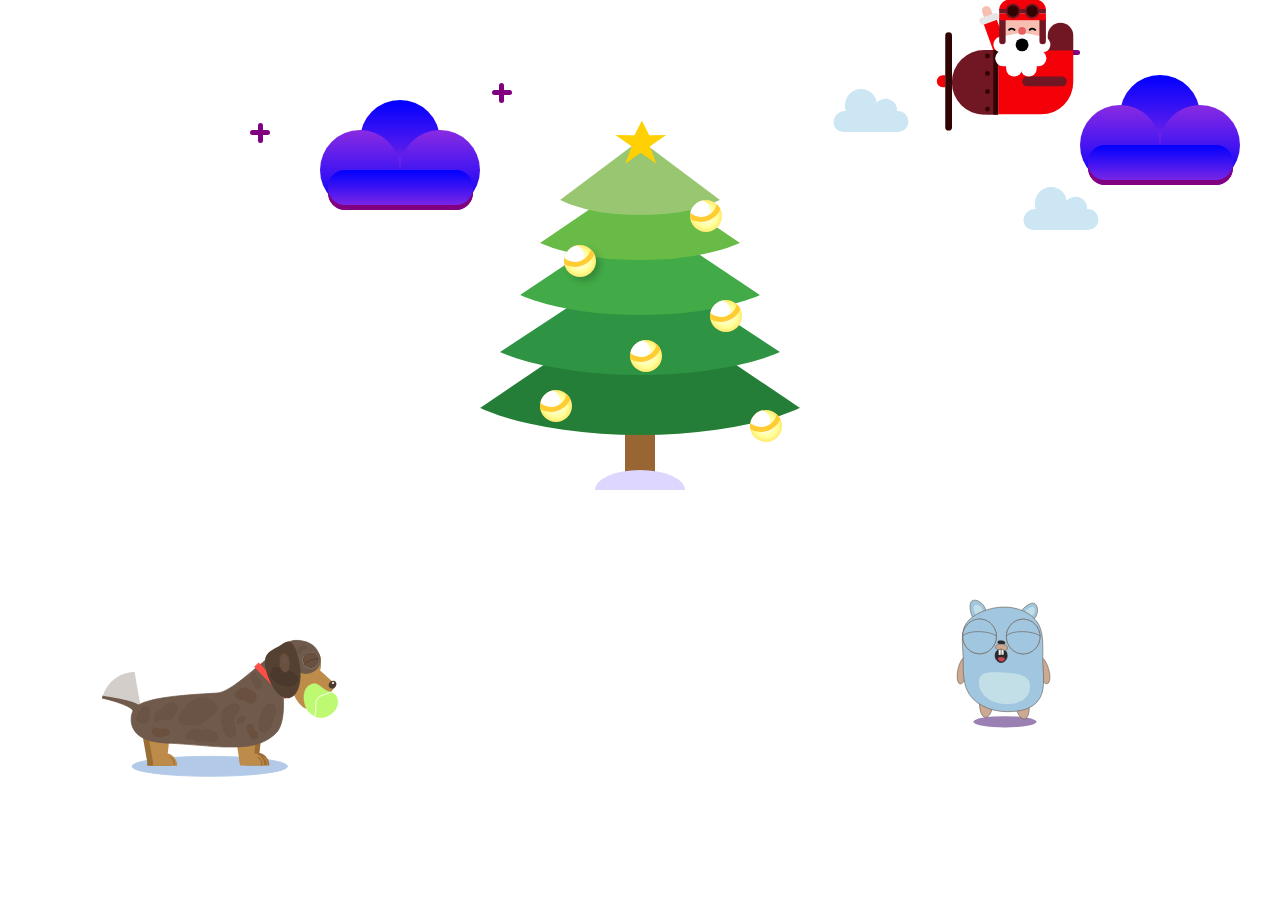
<file: index.html>
<!DOCTYPE html>
<html lang="en">
  <head>
    <meta charset="UTF-8" />
    <meta http-equiv="X-UA-Compatible" content="IE=edge" />
    <meta name="viewport" content="width=device-width, initial-scale=1.0" />
    <title>HAPPY NEW YEAR</title>
    <link rel="stylesheet" href="css/app.css" />
    <link rel="stylesheet" href="css/dog.css" />
    <link rel="stylesheet" href="css/clouds.css" />
    <link rel="stylesheet" href="css/gupher.css" />
    <link rel="stylesheet" href="css/snow.css" />
    <link rel="stylesheet" href="css/santa.css" />
    <link rel="stylesheet" href="css/rocket.css" />
    <link rel="stylesheet" href="css/count.css" />
    <link rel="stylesheet" href="css/toast.css" />
    <link rel="stylesheet" href="css/text.css" />
    <link rel="stylesheet" href="css/firework.css" />
    <link rel="stylesheet" href="css/game.css" />

  </head>
  <body>
    <div class="merry-xmas">
      <div class="star-container">
        <div class="star"></div>
      </div>
      <div class="xmas-tree">
        <div class="tree1"></div>
        <div class="tree2"></div>
        <div class="tree3"></div>
        <div class="tree4"></div>
        <div class="tree5"></div>
        <div class="trunk"></div>
        <div class="trunk-shadow"></div>
     
      </div>
      <div class="ornament-container1">
        <input type="checkbox" />
        <div class="ornament"></div>
      </div>
      <div class="ornament-container2">
        <input type="checkbox" />
        <div class="ornament"></div>
      </div>
      <div class="ornament-container3">
        <input type="checkbox" />
        <div class="ornament"></div>
      </div>
      <div class="ornament-container4">
        <input type="checkbox" />
        <div class="ornament"></div>
      </div>
      <div class="ornament-container5">
        <input type="checkbox" />
        <div class="ornament"></div>
      </div>
      <div class="ornament-container6">
        <input type="checkbox" />
        <div class="ornament"></div>
      </div>
      <div class="xmas-lights">
        <div class="light1"></div>
        <div class="light2"></div>
        <div class="light3"></div>
        <div class="light4"></div>
        <div class="light5"></div>
        <div class="light6"></div>
        <div class="light7"></div>
        <div class="light8"></div>
        <div class="light9"></div>
        <div class="light10"></div>
        <div class="light11"></div>
        <div class="light12"></div>
        <div class="light13"></div>
        <div class="light14"></div>
        <div class="light15"></div>
        <div class="light16"></div>
        <div class="light17"></div>
        <div class="light18"></div>
        <div class="light19"></div>
        <div class="light20"></div>
      </div>
    </div>

    <!-- //snow -->
    <div class="snow-1"></div>
    <div class="snow-2"></div>
    <div class="snow-3"></div>
    
    <div class="snowflakes" aria-hidden="true">
      <div class="snowflake">❅</div>
      <div class="snowflake">❅</div>
      <div class="snowflake">❆</div>
      <div class="snowflake">❄</div>
      <div class="snowflake">❅</div>
      <div class="snowflake">❆</div>
      <div class="snowflake">❄</div>
      <div class="snowflake">❅</div>
      <div class="snowflake">❆</div>
      <div class="snowflake">❄</div>
    </div>

    <!--  text -->
    <div class="smoky">
      <div class="main-text">Happy new year</div>
      <div class="old-year">
        <span>202 </span>
        <span class="last-num">1</span>
        <span class="new-num">2</span>
        <div class="ballon"></div>
      </div>
      <div class="fire">
        <div class="f1">
          <span><i></i></span>
          <span><i></i></span>
          <span><i></i></span>
        </div>
        <div class="f2">
          <span><i></i></span>
          <span><i></i></span>
          <span><i></i></span>
        </div>
        <div class="f3">
          <span><i></i></span>
          <span><i></i></span>
          <span><i></i></span>
        </div>
        <div class="f4">
          <span><i></i></span>
          <span><i></i></span>
          <span><i></i></span>
        </div>
      </div>
    </div>

    <!-- cloud -->
    <div class="cloud1">
      <div class="circle"></div>
      <div class="filler"></div>
    </div>
    <div class="cloud2">
      <div class="circle"></div>
      <div class="filler"></div>
    </div>

    <div class="star1"></div>
    <div class="star2"></div>
    <div class="star3"></div>

    <!-- dog -->
    <svg
      class="sausage-dog-animation"
      xmlns="http://www.w3.org/2000/svg"
      viewBox="-50 0 1200 1080"
    >
      <ellipse
        class="shadow"
        ry="45"
        rx="350"
        cy="816"
        cx="498"
        opacity="1"
        fill="#B2CAE8"
        fill-opacity="1"
        stroke="#B2CAE8"
        stroke-width="4"
      />
      <path
        class="tail-blur"
        fill="#6f5a4b"
        d="M 180.265,568.972 14.092,504.432 C 40.893351,428.54412 92.941075,394.6756 159.419,390.74 l 29.972,170.684 c 1.155,6.575 -2.931,9.954 -9.126,7.548 z"
        opacity=".296"
      />
      <path
        class="tail"
        fill="#6f5a4b"
        stroke="#6f5a4b"
        stroke-width="12"
        d="m 161.6285,568.63016 20.92664,-20.00034 C 151.50961,521.73829 14.092,504.432 14.092,504.432 c 0,0 128.8135,26.71916 147.5365,64.19816 z"
      />
      <g class="back-legs">
        <path
          fill="#9b6e34"
          d="M180.059 589.035h121.038l-23.651 219.517-58.432 2.217-38.955-221.734z"
        />
        <path
          fill="#9b6e34"
          stroke="#9b6e34"
          stroke-width="6"
          d="M270.996 760.244c-28.22 0-51.088 22.555-51.536 50.525h103.071c-.447-27.97-23.315-50.525-51.535-50.525z"
        />
        <path
          fill="#bd8b4a"
          d="M206.036 589.035h121.039l-23.651 219.517-58.433 2.217-38.955-221.734z"
        />
        <path
          fill="#bd8b4a"
          stroke="#bd8b4a"
          stroke-width="6"
          d="M296.973 760.244c-28.219 0-51.088 22.555-51.535 50.525h103.071c-.447-27.97-23.316-50.525-51.536-50.525z"
        />
        <path
          fill="#9b6e34"
          fill-opacity="1"
          stroke="#9b6e34"
          stroke-width="1"
          d="m 341.34945,810.26154 c -1.48174,-30.60183 -20.2921,-36.5324 -23.61393,-35.8329 -1.37117,0.0393 21.53672,10.53459 17.96335,35.34867 z"
        />
      </g>
      <g class="front-legs">
        <path
          class="leg"
          fill="#9b6e34"
          d="m 640.90169,580.10511 119.14374,21.32995 -61.96529,211.91363 -57.90822,-8.11489 z"
        />
        <path
          fill="#9b6e34"
          stroke="#9b6e34"
          stroke-width="6"
          d="m 711.354,758.244 c -28.22,0 -51.089,22.555 -51.536,50.525 h 103.071 c -0.447,-27.97 -23.316,-50.525 -51.535,-50.525 z"
        />
        <path
          fill="#bd8b4a"
          fill-opacity="1"
          stroke="#bd8b4a"
          stroke-width="1"
          d="m 760.35315,810.35988 c -1.48174,-30.60183 -20.2921,-36.5324 -23.61393,-35.8329 -1.37117,0.0393 21.53672,10.53459 17.96335,35.34867 z"
        />
        <path
          class="leg"
          fill="#bd8b4a"
          d="m 619.46642,579.5532 118.83259,23.00558 -64.94292,211.02015 -57.78921,-8.92963 z"
        />
        <path
          fill="#bd8b4a"
          stroke="#bd8b4a"
          stroke-width="6"
          d="m 688.228,758.24364 c -56.81455,-1.81204 -59.84071,0.90112 -51.535,50.525 h 103.071 c -0.447,-27.97 -23.33034,-49.62541 -51.536,-50.525 z"
        />
        <path
          fill="#9b6e34"
          fill-opacity="1"
          stroke="#9b6e34"
          stroke-width="1"
          d="m 734.97661,810.43045 c -1.48174,-30.60183 -20.2921,-36.5324 -23.61393,-35.8329 -1.37117,0.0393 21.53672,10.53459 17.96335,35.34867 z"
        />
      </g>
      <g class="lean">
        <g class="body">
          <path
            fill="#6f5a4b"
            stroke="#6f5a4b"
            stroke-width="3.25"
            d="M751.059 361.906c0-29.802 45.436-69.614 45.436-69.614s49.234-43.162 87.533-43.162c73.437 0 111.791 39.402 111.791 101.686 0 31.044-9.528 61.914-28.18 85.07-18.769 23.303-46.777 38.795-83.611 38.795-73.437 0-132.969-50.491-132.969-112.775z"
          />
          <path
            fill="#6f5a4b"
            stroke="#6f5a4b"
            stroke-width="3.25"
            d="M161.724 552.442c43.998-51.241 266.636-59.779 370.667-66.522 85.958-5.571 279.053-236.247 279.053-163.339 0 53.584 51.308 278.307-16.195 344.713-68.328 67.217-165.195 62.163-239.502 61.231-52.92-.663-131.793-11.253-226.832-15.838-77.24-3.727-120.165-11.768-152.525-38.198-41.065-33.54-39.869-92.695-14.666-122.047z"
          />
          <path
            fill="#695445"
            stroke="#695445"
            stroke-width="2.06"
            d="M412.368 528.039l22.614-14.883c5.4-3.554 14.781-6.181 20.954-5.866l13.681.698c6.173.314 15.487 2.785 20.804 5.518l20.246 10.406c5.317 2.733 11.558 9.379 13.94 14.844l2.905 6.668c2.382 5.465 2.362 14.665-.044 20.548l-1.537 3.759c-2.406 5.883-8.735 13.532-14.136 17.084l-10.784 7.093c-5.401 3.552-13.927 9.649-19.044 13.617l-11.314 8.774c-5.116 3.969-14.146 8.913-20.168 11.043l-2.382.842c-6.022 2.13-15.885 3.458-22.029 2.966l-7.054-.565c-6.145-.492-16.135-1.112-22.313-1.384l-6.765-.298c-6.178-.273-15.545-2.626-20.922-5.256l-.197-.096c-5.376-2.63-9.598-9.753-9.43-15.91l.316-11.56c.169-6.157 3.685-15.154 7.854-20.095l27.479-32.565c4.169-4.941 11.926-11.828 17.326-15.382z"
          />
          <path
            fill="#695445"
            stroke="#695445"
            stroke-width="5"
            d="M392.18 675.438l8.165-10.299c1.928-2.433 5.608-5.685 8.218-7.265l15.541-9.405c2.61-1.58 7.112-2.313 10.055-1.636l13.58 3.123c2.943.676 7.135 2.952 9.364 5.081l.26.249c2.229 2.13 6.286 2.86 9.063 1.631l4.337-1.919c2.776-1.229 7.431-2.671 10.398-3.221l2.133-.396c2.966-.55 7.647-.066 10.455 1.082l3.466 1.417c2.807 1.147 7.4 2.889 10.258 3.891l1.012.354c2.858 1.002 7.401 2.867 10.148 4.166l5.2 2.46c2.747 1.299 5.746 4.788 6.699 7.792l3.367 10.618c.953 3.003.26 7.492-1.548 10.025l-2.543 3.565c-1.808 2.533-5.672 5.067-8.631 5.66l-5.189 1.039c-2.96.592-7.792.868-10.795.615l-8.061-.678c-3.003-.252-7.719-1.371-10.534-2.498l-5.712-2.287c-2.815-1.127-7.323-.988-10.07.312l-5.201 2.46c-2.747 1.299-7.391 2.715-10.373 3.163l-5.106.767c-2.983.448-7.717-.001-10.574-1.002l-1.013-.355c-2.857-1.001-6.663-3.848-8.499-6.357l-.923-1.262c-1.837-2.509-5.753-4.827-8.747-5.177l-2.791-.326c-2.994-.35-7.652.409-10.405 1.695l-3.665 1.713c-2.753 1.286-6.27.145-7.855-2.547l-4.104-6.969c-1.586-2.692-1.308-6.847.62-9.279z"
          />
          <path
            fill="#695445"
            stroke="#695445"
            stroke-width="5"
            d="M559.503 565.641l-6.595 16.23c-1.842 4.533-3.19 12.298-3.012 17.344l.375 10.576c.179 5.045 1.874 13.072 3.787 17.928l3.273 8.314c1.913 4.856 4.607 12.825 6.018 17.799l2.271 8.005c1.411 4.973 5.602 12.104 9.361 15.927l.137.14c3.759 3.823 10.993 6.882 16.159 6.833l1.542-.015c5.166-.049 11.579-3.345 14.325-7.361l1.801-2.633c2.746-4.016 4.7-11.368 4.364-16.42l-.529-7.952c-.336-5.053-1.859-13.16-3.402-18.108l-2.384-7.645c-1.543-4.948-2.962-13.051-3.17-18.098l-.145-3.513c-.208-5.047 2.286-12.052 5.569-15.646l6.804-7.445c3.283-3.594 7.962-9.9 10.45-14.085l1.031-1.735c2.488-4.185 3.56-11.641 2.394-16.653l-.216-.927c-1.166-5.012-6.322-9.396-11.516-9.793l-10.284-.786c-5.194-.397-12.79 1.392-16.967 3.995l-20.542 12.802c-4.177 2.604-9.056 8.389-10.899 12.922z"
          />
          <path
            fill="#695445"
            stroke="#695445"
            stroke-width="5"
            d="M642.333 590.4l-3.736 1.374c-3.152 1.16-7.235 4.448-9.12 7.344l-3.019 4.638c-1.885 2.896-3.749 8.067-4.163 11.55l-.015.127c-.415 3.483 1.926 6.728 5.228 7.248l3.191.503c3.302.521 7.946-1.01 10.374-3.42l4.843-4.808c2.427-2.41 5.87-6.749 7.689-9.691l3.257-5.267c1.82-2.943.874-6.601-2.112-8.17l-1.304-.686c-2.987-1.569-7.962-1.902-11.113-.742z"
          />
          <path
            fill="#695445"
            stroke="#695445"
            stroke-width="5"
            d="M735.821 570.473l-2.761 9.352c-1.12 3.793-3.295 9.799-4.859 13.415l-1.912 4.422c-1.563 3.615-3.549 9.676-4.436 13.537l-2.091 9.107c-.887 3.861-1.31 10.195-.946 14.149l.954 10.364c.364 3.953 3.168 9.004 6.264 11.282l3.938 2.898c3.095 2.278 8.576 3.343 12.242 2.38l4.903-1.289c3.666-.963 8.744-4.081 11.343-6.965l4.222-4.685c2.599-2.883 6.122-8.075 7.87-11.596l2.76-5.56c1.747-3.521 4.176-9.415 5.424-13.164l3.042-9.135 4.653-14.673a414.246 414.246 0 004.043-13.737l2.3-8.463c1.038-3.819 1.376-10.09.755-14.008l-.023-.144c-.621-3.917-3.056-9.592-5.439-12.675l-1.217-1.575c-2.383-3.083-7.372-5.776-11.144-6.016l-11.336-.723c-3.771-.24-8.689 2.123-10.985 5.278l-11.38 15.644c-2.295 3.155-5.064 8.787-6.184 12.58z"
          />
          <path
            fill="#695445"
            stroke="#695445"
            stroke-width="5"
            d="M697.133 395.726l-4.154 1.378c-2.827.939-5.779 4.129-6.593 7.125l-1.595 5.868c-.814 2.997-.675 7.808.312 10.746l.971 2.893c.987 2.939 3.565 7.02 5.759 9.117l.387.37c2.194 2.096 4.591 6.236 5.355 9.247l.264 1.039a288.186 288.186 0 012.507 10.969l.023.111c.621 3.047 3.274 6.647 5.926 8.041l2.516 1.322c2.652 1.394 7.033 1.585 9.785.428l5.18-2.178c2.753-1.157 5.396-4.584 5.904-7.655l1.19-7.193c.508-3.07-.364-7.695-1.947-10.329l-3.356-5.586c-1.583-2.635-4.712-6.388-6.99-8.383l-.841-.737c-2.278-1.995-5.147-5.898-6.409-8.717l-3.774-8.429-2.901-6.099c-1.326-2.788-4.692-4.287-7.519-3.348z"
          />
          <path
            fill="#6a503e"
            stroke="#6a503e"
            stroke-width="3.25"
            d="M664.861 644.439l1.313 5.522c.683 2.872 2.629 7.103 4.346 9.449l1.356 1.853c1.717 2.346 3.796 6.537 4.645 9.36l1.473 4.904c.848 2.823 2.802 7.108 4.364 9.571l.402.634c1.562 2.463 5.043 5.042 7.776 5.76l2.224.584c2.732.718 7.126.585 9.814-.298l2.384-.783c2.688-.883 6.21-3.54 7.867-5.934l.06-.088c1.657-2.394 2.471-6.669 1.818-9.549l-1.424-6.29c-.653-2.88-3.028-6.626-5.306-8.368l-.083-.063c-2.278-1.741-6.306-3.859-8.998-4.729l-.098-.032c-2.692-.871-5.008-3.972-5.174-6.928l-.158-2.832c-.165-2.955-1.169-7.57-2.241-10.307l-1.419-3.622c-1.072-2.737-4.224-4.956-7.041-4.956h-6.464c-2.816 0-6.365 1.996-7.928 4.46l-1.916 3.022c-1.563 2.463-2.275 6.788-1.592 9.66z"
          />
          <path
            fill="#6a503e"
            stroke="#6a503e"
            stroke-width="3.25"
            d="M613.467 486.952l7.154-8.311c1.998-2.322 5.741-5.413 8.36-6.904l8.694-4.95c2.619-1.491 7.156-2.7 10.135-2.7h8.149c2.978 0 7.667.854 10.472 1.907l11.049 4.148c2.805 1.053 7.038 3.39 9.456 5.219l10.181 7.706c2.417 1.829 5.195 5.7 6.204 8.646l3.163 9.236c1.009 2.946.788 7.625-.492 10.452l-2.937 6.483c-1.28 2.826-4.478 6.253-7.142 7.653l-7.016 3.687c-2.664 1.4-7.216 2.192-10.167 1.769l-5.975-.856c-2.952-.423-6.793-2.796-8.58-5.301l-.345-.484c-1.787-2.504-5.598-5.058-8.513-5.703l-3.836-.848c-2.914-.645-7.667-1.527-10.616-1.97l-5.228-.785c-2.948-.443-7.472-1.989-10.105-3.454l-3.343-1.861c-2.632-1.464-5.846-4.922-7.178-7.723l-2.75-5.781c-1.332-2.801-.792-6.953 1.206-9.275z"
          />
          <path
            fill="#695445"
            stroke="#695445"
            stroke-width="5"
            d="M170.831 603.353l.036.168c.963 4.585 5.343 9.913 9.784 11.901l12.456 5.577c4.441 1.988 11.079 1.153 14.827-1.865l4.872-3.923c3.748-3.018 7.772-9.137 8.988-13.666l3.124-11.635c1.216-4.53 1.894-11.981 1.514-16.643l-1-12.27c-.38-4.662-4.47-9.615-9.135-11.063l-5.416-1.681c-4.666-1.448-10.599.567-13.253 4.5l-23.735 35.178c-2.654 3.933-4.024 10.838-3.062 15.422z"
          />
          <path
            fill="#6a503e"
            stroke="#6a503e"
            stroke-width="3.25"
            d="M241.079 650.195l-.098.182c-2.672 4.972-2.692 13.043-.044 18.026l1.093 2.057c2.648 4.983 9.433 10.007 15.156 11.221l.725.153c5.722 1.214 15.037 1.391 20.805.395l2.519-.435c5.769-.995 14.813-3.586 20.201-5.786l10.199-4.164c5.388-2.201 6.741-7.484 3.021-11.802l-4.975-5.775c-3.719-4.318-11.378-6.853-17.106-5.663l-1.416.294c-5.727 1.189-14.926.866-20.546-.723l-14.52-4.105c-5.62-1.589-12.342 1.154-15.014 6.125z"
          />
          <path
            fill="#695445"
            stroke="#695445"
            stroke-width="2.06"
            d="M285.533 601.722l2.531.752c6.313 1.873 16.766 2.894 23.347 2.279l6.145-.573c6.58-.615 14.577-5.546 17.861-11.015l4.963-8.266c3.283-5.47 7.431-14.811 9.264-20.865l.956-3.156c1.833-6.054.418-15.257-3.16-20.555l-.131-.194c-3.579-5.299-11.835-9.374-18.442-9.102l-.497.02c-6.606.272-16.544 3.142-22.196 6.412l-2.648 1.531c-5.652 3.269-13.729 9.793-18.04 14.57l-.678.751c-4.311 4.778-12.358 11.347-17.974 14.673l-5.244 3.106c-5.616 3.326-11.168 11.041-12.401 17.231l-.352 1.765c-1.233 6.191.669 15.504 4.248 20.802l.131.194c3.578 5.299 9.196 5.191 12.548-.241l2.269-3.676c3.351-5.432 11.186-8.316 17.5-6.443z"
          />
          <path
            fill="#ff4e47"
            stroke="#ff4e47"
            stroke-width="28"
            d="M 707.78417,358.59878 846.34934,503.2334"
          />
        </g>
        <g class="head">
          <path
            fill="#bd8b4a"
            d="M911.034 474.462l58.711 25.635c3.998 1.746 10.859 2.947 15.323 2.683l8.328-.493c4.465-.264 10.914-2.315 14.884-4.112l7.47-3.676c3.97-1.797 10.92-4.795 14.4-7.235l14.84-10.392c3.48-2.441 8.1-7.154 10.33-10.528l7.47-11.338c2.22-3.374 3.57-6.514 3.01-7.015 0 0-89.032-79.584-89.326-80.524"
          />
          <path
            fill="#bd8b4a"
            d="M913.883 547.305C869.89 505.578 853.078 442.761 876.334 407c23.255-35.762 77.772-30.925 121.766 10.802 43.99 41.727 62.76 40.306 62.76 40.306-23.26 35.762-102.983 130.924-146.977 89.197z"
          />
          <path
            fill="#bd8b4a"
            d="m 878.57469,361.46519 c -3.549,8.006 18.32731,62.81481 18.32731,62.81481 0,0 -5.576,45.517 7.976,50.611 1.64,0.617 9.306,-0.397 19.932,-4.902 30.681,-13.007 85.9,-42.08 90.94,-42.892 3.24,-0.523 -36.398,-6.798 -33.634,-8.579 11.678,-7.525 16.195,-66.177 16.195,-66.177 0,0 0.84,-18.025 -3.737,-33.088 -3.332,-10.962 -11.307,-21.389 -20.966,-26.835 -4.181,-2.358 -8.527,-2.554 -13.033,-3.118 -9.386,-1.176 -17.697,-0.873 -26.857,2.227 -20.387,6.897 -64.15231,47.92519 -55.14331,69.93819"
          />
          <g class="eye">
            <ellipse
              ry="58.79958"
              rx="63.385227"
              cy="337.63333"
              cx="930.31775"
              opacity="1"
              fill="#6f5a4b"
              fill-opacity="1"
              stroke="#6f5a4b"
              stroke-width="7"
            />
            <path
              fill="#fff"
              stroke="#fff"
              stroke-width="3.25"
              d="M917.372 339.256c0-19.15 15.843-34.674 35.388-34.674 19.544 0 35.388 15.524 35.388 34.674 0 19.149-15.844 34.673-35.388 34.673-12.483 0-23.457-6.332-29.757-15.898a34.015 34.015 0 01-5.631-18.775z"
            />
            <path
              fill="#262626"
              stroke="#262626"
              d="M953.463 334.106c0-8.041 6.456-14.56 14.421-14.56 7.965 0 14.421 6.519 14.421 14.56s-6.456 14.559-14.421 14.559c-7.965 0-14.421-6.518-14.421-14.559z"
            />
            <path
              fill="#fff"
              stroke="#fff"
              stroke-width="5"
              d="M972.119 327.418c0-.661.711-1.197 1.589-1.197.877 0 1.589.536 1.589 1.197s-.712 1.197-1.589 1.197c-.878 0-1.589-.536-1.589-1.197z"
            />
            <g
              class="closed-eye"
              fill="#6a503e"
              stroke="#4a392c"
              stroke-width="3"
            >
              <path
                d="M917.003 339.068c0-19.357 16.007-35.048 35.754-35.048 19.746 0 35.753 15.691 35.753 35.048 0 19.356-16.007 35.048-35.753 35.048-12.612 0-23.699-6.401-30.064-16.07a34.386 34.386 0 01-5.69-18.978z"
              />
              <path
                d="M923.322 358.879c.132-4.19 10.549-11.275 13.553-13.265 11.34-7.511 24.072-11.238 37.223-13.485 4.288-.732 8.655-.216 12.924-.697"
              />
            </g>
          </g>
          <g class="nose">
            <path
              fill="#4a392c"
              d="M1035.88 441.045c5.38-8.889 16.28-12.745 24.36-8.614 8.08 4.131 10.27 14.686 4.89 23.574-5.38 8.889-16.29 12.746-24.37 8.615-8.07-4.131-10.26-14.686-4.88-23.575z"
            />
            <path
              fill="#fff"
              stroke="#fff"
              stroke-width="1.74"
              d="M1051.34 441.56c.03 2.329 2.27-.018 2.64-1.768.18-.862-1.8 2-.93 2.516 1.16.684 2.36-2.411 1.42-3.282-2.95-2.722-2.72 7.429-1.07 3.998 1.03-2.155-5.45 3.379-3.62-2.029 2.85-8.382 9.1 2.281 2.45 3.226-4.55.645-3.63-8.619 2.7-6.739 4.48 1.33-.01 5.966-3.4 5.448-5.35-.818.82-8.238 3.9-4.094"
              opacity=".965"
            />
          </g>
          <g>
            <path
              class="ball"
              fill="#bdf971"
              stroke="#bdf971"
              d="m 930.80242,477.19065 c -13.05851,3.00801 -24.77881,15.97694 -26.81485,30.67673 -2.03603,14.69979 5.61282,31.12503 15.54844,43.47271 9.93563,12.34768 22.15522,20.61485 36.12779,24.29677 13.97258,3.68192 29.69644,2.77869 42.91157,-2.81649 13.21513,-5.59518 23.92113,-15.88139 30.65943,-28.14324 6.7383,-12.26185 9.5079,-26.49697 5.7369,-38.5172 -3.771,-12.02022 -14.0825,-21.82316 -25.5603,-24.46605 -11.47786,-2.6429 -24.12011,1.87601 -37.63861,0.6591 -13.5185,-1.21691 -27.91187,-8.17033 -40.97037,-5.16233 z"
            />
            <clipPath id="ballClip">
              <path
                class="ball"
                fill="#bdf971"
                stroke="#bdf971"
                d="m 930.80242,477.19065 c -13.05851,3.00801 -24.77881,15.97694 -26.81485,30.67673 -2.03603,14.69979 5.61282,31.12503 15.54844,43.47271 9.93563,12.34768 22.15522,20.61485 36.12779,24.29677 13.97258,3.68192 29.69644,2.77869 42.91157,-2.81649 13.21513,-5.59518 23.92113,-15.88139 30.65943,-28.14324 6.7383,-12.26185 9.5079,-26.49697 5.7369,-38.5172 -3.771,-12.02022 -14.0825,-21.82316 -25.5603,-24.46605 -11.47786,-2.6429 -24.12011,1.87601 -37.63861,0.6591 -13.5185,-1.21691 -27.91187,-8.17033 -40.97037,-5.16233 z"
              />
            </clipPath>
            <path
              class="ball-decoration"
              clip-path="url(#ballClip)"
              fill="none"
              stroke="#fff"
              stroke-width="4"
              d="m 963.39546,597.71943 c 21.49913,-19.30313 4.80913,-64.80408 16.71919,-83.46282 16.19467,-25.37116 67.93925,-22.92156 89.43095,-47.68524"
            />
            <g class="ball-sound">
              <path
                fill="none"
                stroke="#B5D8E8"
                stroke-width="4"
                d="m 1096.3827,564.72204 c 11.3886,12.59779 6.8073,-1.45406 10.931,-3.9212 1.9116,-1.14344 5.2815,9.1526 9.7911,16.39495 0.2794,0.44804 0.3148,-1.06074 0.4718,-1.59122 0.9548,-3.21847 1.6781,-12.7846 4.2464,-14.32081 2.4235,-1.4498 4.5316,8.986 8.6637,9.21558 5.7286,0.31843 3.6488,-6.24515 5.8457,-8.73267 1.4614,-1.65478 3.9233,1.78478 6.0289,1.62906 4.8167,-0.35637 4.1527,-6.99656 8.0084,0.44507"
              />
              <path
                fill="none"
                stroke="#B5D8E8"
                stroke-width="4"
                d="m 1070.9116,599.79298 c -2.9954,2.45576 -9.6186,6.11285 -7.2109,10.56543 0.5391,0.99715 13.1337,-2.24375 13.7587,-2.44022 0.5954,-0.18689 1.7073,-1.42002 1.6666,-0.90122 -0.083,1.06689 -3.3427,7.9055 -1.5136,9.15131 2.703,1.84098 10.413,-0.47946 10.1532,2.84261 -0.344,4.40226 -7.7885,9.49729 -5.8163,13.14464 1.3149,2.43155 6.6186,0.47256 9.456,1.55305 4.0577,1.54512 -3.7339,7.61167 2.5171,8.63834"
              />
            </g>
          </g>
          <path
            fill="#695445"
            stroke="#695445"
            stroke-width="3.25"
            d="M894.558 290.191l5.447-7.287c.796-1.066 2.311-2.539 3.384-3.291l5.204-3.647c1.073-.751 2.934-1.708 4.157-2.137l6.932-2.428c1.223-.429 3.224-.493 4.47-.144l6.85 1.92c1.246.349 2.667 1.642 3.175 2.888l.433 1.062c.508 1.245.24 3.089-.599 4.118l-1.506 1.847c-.839 1.029-2.454 2.354-3.608 2.961l-8.515 4.475-3.971 2.087c-1.154.606-2.741 1.956-3.547 3.014l-4.601 6.045-3.025 3.71c-.839 1.029-2.558 1.984-3.839 2.134l-2.176.254c-1.282.15-3.06-.506-3.971-1.464l-.486-.51c-.912-.959-2.018-2.764-2.47-4.033l-.633-1.774c-.453-1.269-.408-3.307.1-4.553l.433-1.062c.508-1.246 1.565-3.119 2.362-4.185z"
          />
          <g class="ear">
            <path
              fill="#554132"
              d="M899.667 340.093c-18.458-82.741-41.446-100.776-75.085-74.525-35.063 27.363-93.432 28.614-74.975 111.355 18.457 82.741 67.012 141.572 108.449 131.401 41.438-10.17 60.068-85.49 41.611-168.231z"
            />
            <path
              fill="#4a392c"
              stroke="#4a392c"
              stroke-width="3.55"
              d="M771.398 397.916l-.417 2.678c-.344 2.211.02 5.69.813 7.77l.614 1.609c.793 2.08 2.61 5.099 4.059 6.743l1.036 1.176a113.619 113.619 0 005.474 5.712l3.036 2.913c1.575 1.511 3.888 4.189 5.167 5.981l.047.066c1.279 1.793 3.799 4.178 5.63 5.327l1.699 1.067c1.83 1.149 4.911 2.774 6.881 3.629l6.158 2.674 6.859 2.695c1.997.784 5.282 1.902 7.338 2.497l3.679 1.064c2.056.595 5.445 1.213 7.571 1.38l6.965.549 9.208.371c2.13.086 5.581.038 7.709-.108l2.904-.199c2.128-.145 5.485-.858 7.499-1.592l3.653-1.331c2.014-.734 5.05-2.389 6.781-3.697l5.562-4.202c1.731-1.308 3.794-4.047 4.608-6.118l1.07-2.723c.814-2.071 1.239-5.549.949-7.769l-.289-2.215c-.29-2.22-1.202-5.691-2.037-7.753l-.359-.885c-.835-2.062-2.629-5.119-4.008-6.829l-3.889-4.823-3.114-4.076c-1.335-1.747-4.006-3.877-5.966-4.758l-1.023-.46c-1.96-.881-5.239-1.978-7.323-2.451l-4.892-1.109-4.17-1.093a107.68 107.68 0 01-7.401-2.285l-3.915-1.398a183.715 183.715 0 01-7.245-2.794l-5.752-2.388c-1.983-.823-5.273-1.906-7.348-2.418l-2.754-.681a176.174 176.174 0 01-7.466-2.057l-10.622-3.234-5.07-1.592c-2.043-.642-5.417-1.359-7.536-1.602l-1.639-.188c-2.119-.243-4.799 1.069-5.986 2.931l-.779 1.223c-1.187 1.861-2.653 5.108-3.275 7.251l-.912 3.142c-.622 2.143-2.333 5.18-3.822 6.784l-.64.688c-1.489 1.604-2.976 4.696-3.32 6.908z"
            />
            <path
              fill="#6a503e"
              stroke="#6a503e"
              stroke-width="3.25"
              d="M818.613 319.578l-3.003 6.664c-.639 1.418-1.214 3.839-1.284 5.407l-.428 9.507-.135 10.621.142 9.336c.024 1.569.501 4.019 1.066 5.472l2.902 7.46c.565 1.453 1.687 3.695 2.506 5.007l2.82 4.52c.819 1.312 2.465 3.12 3.676 4.038l3.88 2.939c1.211.918 3.402 1.601 4.893 1.525l3.803-.193c1.491-.076 3.62-.964 4.755-1.984l4.39-3.945c1.135-1.02 2.43-3.056 2.892-4.549l1.583-5.112c.462-1.493 1.038-3.957 1.287-5.505l1.136-7.078c.248-1.548.456-4.075.464-5.644l.045-8.997c.008-1.569-.242-4.085-.558-5.619l-1.903-9.229c-.316-1.534-1.056-3.944-1.652-5.383l-2.468-5.954c-.596-1.439-1.866-3.573-2.836-4.766l-3.753-4.614c-.97-1.193-2.94-2.43-4.399-2.762l-3.66-.833c-1.459-.332-3.767-.131-5.154.449l-3.538 1.479c-1.387.58-3.354 1.964-4.393 3.092l-.038.041c-1.039 1.127-2.399 3.191-3.038 4.61z"
            />
            <path
              fill="#695445"
              stroke="#695445"
              stroke-width="2.06"
              d="M828.818 330.254l-.037.064c-1.036 1.741-2.292 4.758-2.806 6.739l-.411 1.584c-.514 1.981-1.088 5.243-1.282 7.286l-.054.563c-.194 2.043.417 5.154 1.366 6.949l.352.666c.948 1.795 3.275 2.952 5.197 2.584l1.372-.262c1.922-.367 4.493-1.943 5.744-3.521l3.045-3.841c1.251-1.578 2.908-4.378 3.701-6.254l.157-.37c.793-1.877 1.747-5.03 2.13-7.043l.127-.671c.384-2.013-.603-4.6-2.203-5.777l-1.779-1.309c-1.601-1.178-4.463-1.879-6.394-1.567l-2.854.462c-1.931.312-4.335 1.977-5.371 3.718z"
            />
          </g>
        </g>
      </g>
    </svg>

    <!-- gopher -->
    <svg
      class="gopher"
      viewBox="0 -150 1200 1700"
      fill="none"
      xmlns="http://www.w3.org/2000/svg"
    >
      <ellipse
        class="shadow"
        cx="626"
        cy="1460"
        rx="280"
        ry="50"
        fill="#9B80B4"
      />
      <g class="gopher-animation">
        <path
          fill-rule="evenodd"
          clip-rule="evenodd"
          d="M336.843 527.661C315.681 486.87 305.448 404.203 336.843 387.475C368.239 370.747 422.722 400.089 443.884 440.879C465.047 481.669 464.797 523.3 433.402 540.028C402.007 556.756 358.006 568.451 336.843 527.661Z"
          fill="#A0C6E0"
          stroke="#675243"
          stroke-width="5"
        />
        <path
          fill-rule="evenodd"
          clip-rule="evenodd"
          d="M360.931 498.7C348.903 477.633 343.087 434.936 360.931 426.296C378.774 417.657 409.739 432.811 421.767 453.879C433.795 474.946 433.653 496.448 415.809 505.087C397.966 513.727 372.958 519.768 360.931 498.7Z"
          fill="#C2DFE7"
        />
        <path
          fill-rule="evenodd"
          clip-rule="evenodd"
          d="M769.62 479.414C795.431 441.472 862.912 393.883 892.115 414.285C921.318 434.688 920.991 497.214 895.18 535.156C869.369 573.098 832.877 592.215 803.674 571.812C774.471 551.409 743.809 517.356 769.62 479.414Z"
          fill="#A0C6E0"
          stroke="#675243"
          stroke-width="5"
        />
        <path
          fill-rule="evenodd"
          clip-rule="evenodd"
          d="M810.602 477.327C824.879 457.169 862.205 431.886 878.359 442.725C894.512 453.565 894.331 486.783 880.054 506.941C865.777 527.099 845.591 537.255 829.438 526.416C813.285 515.576 796.324 497.484 810.602 477.327Z"
          fill="#C2DFE7"
        />
        <g class="arms">
          <path
            class="left-arm"
            fill-rule="evenodd"
            clip-rule="evenodd"
            d="M222.749 1121.94C200.687 1108.9 196.476 1046.08 213.345 981.617C230.214 917.157 261.774 875.472 283.836 888.513C305.898 901.554 310.108 964.381 293.24 1028.84C276.371 1093.3 244.811 1134.99 222.749 1121.94Z"
            fill="#CBA992"
            stroke="#675243"
            stroke-width="5"
          />
          <path
            class="right-arm"
            fill-rule="evenodd"
            clip-rule="evenodd"
            d="M943.415 887.807C971.105 892.431 1004.6 948.751 1018.23 1013.6C1031.87 1078.45 1020.47 1127.27 992.784 1122.65C965.091 1118.02 931.594 1061.71 917.962 996.855C904.33 932.006 915.726 883.183 943.415 887.807Z"
            fill="#CBA992"
            stroke="#675243"
            stroke-width="5"
          />
        </g>
        <path
          fill-rule="evenodd"
          clip-rule="evenodd"
          d="M315.625 747.824C315.625 623.008 450.611 521.824 617.125 521.824C783.639 521.824 918.625 623.008 918.625 747.824C918.625 872.64 783.639 973.824 617.125 973.824C450.611 973.824 315.625 872.64 315.625 747.824Z"
          fill="#91BAE0"
          stroke="#91BAE0"
          stroke-width="8"
          stroke-linecap="round"
          stroke-linejoin="round"
        />
        <g>
          <path
            class="right-foot"
            fill-rule="evenodd"
            clip-rule="evenodd"
            d="M758.781 1179.38C791.125 1173.99 826.379 1226.72 837.523 1297.17C848.666 1367.62 831.48 1429.11 799.136 1434.5C766.791 1439.9 731.538 1387.15 720.395 1316.7C709.251 1246.25 726.438 1184.77 758.781 1179.38Z"
            fill="#CBA992"
            stroke="#675243"
            stroke-width="5"
          />
          <path
            class="left-foot"
            fill-rule="evenodd"
            clip-rule="evenodd"
            d="M466.881 1162.04C499.583 1163.72 523.261 1222.91 519.767 1294.25C516.272 1365.59 486.929 1422.06 454.227 1420.38C421.525 1418.69 397.847 1359.5 401.342 1288.16C404.835 1216.83 434.179 1160.36 466.881 1162.04Z"
            fill="#CBA992"
            stroke="#675243"
            stroke-width="5"
          />
        </g>
        <path
          fill-rule="evenodd"
          clip-rule="evenodd"
          d="M256.591 922.566C256.591 805.838 230.376 686.684 273.059 605.479C326.597 503.621 491.435 443.598 618.611 443.598C736.731 443.598 850.694 489.391 912.01 577.108C969.341 659.125 961.413 777.054 961.413 904.208C961.413 1028.84 988.568 1164.75 933.418 1253.01C872.125 1351.09 760.602 1369.83 640.291 1369.83C496.24 1369.83 336.422 1300.3 286.233 1169.56C256.787 1092.85 256.591 1019.87 256.591 922.566Z"
          fill="#A0C6E0"
          stroke="#675243"
          stroke-width="5"
        />
        <path
          fill-rule="evenodd"
          clip-rule="evenodd"
          d="M252.625 704.326C252.625 619.351 319.359 550.465 401.679 550.465C484 550.465 550.734 619.351 550.734 704.326C550.734 789.301 484 858.187 401.679 858.187C319.359 858.187 252.625 789.301 252.625 704.326Z"
          fill="white"
          stroke="#675243"
          stroke-width="5"
        />
        <path
          fill-rule="evenodd"
          clip-rule="evenodd"
          d="M638.625 704.326C638.625 619.351 705.359 550.465 787.679 550.465C870 550.465 936.734 619.351 936.734 704.326C936.734 789.301 870 858.187 787.679 858.187C705.359 858.187 638.625 789.301 638.625 704.326Z"
          fill="white"
          stroke="#675243"
          stroke-width="5"
        />
        <path
          fill-rule="evenodd"
          clip-rule="evenodd"
          d="M562.239 754.924C562.633 745.254 573.975 742.057 595.69 742.975C617.405 743.894 626.667 751.302 626.273 760.971C625.88 770.641 616.25 772.24 594.536 771.322C572.821 770.404 561.845 764.593 562.239 754.924Z"
          fill="#2A2A2A"
          stroke="#2A2A2A"
          stroke-width="5"
        />
        <path
          class="mouth"
          fill-rule="evenodd"
          clip-rule="evenodd"
          d="M539.625 873.56C539.625 840.017 563.266 812.824 592.428 812.824C621.59 812.824 645.231 840.017 645.231 873.56C645.231 907.104 621.59 934.296 592.428 934.296C563.266 934.296 539.625 907.104 539.625 873.56Z"
          fill="#2A2A2A"
          stroke="#2A2A2A"
          stroke-width="8"
        />
        <path
          opacity="0.936"
          fill-rule="evenodd"
          clip-rule="evenodd"
          d="M570.23 818.605L589.328 817.582L589.57 866.159L570.472 867.181L570.23 818.605Z"
          fill="white"
        />
        <path
          opacity="0.936"
          fill-rule="evenodd"
          clip-rule="evenodd"
          d="M595.002 818.32L614.1 817.297L614.343 865.874L595.245 866.896L595.002 818.32Z"
          fill="white"
        />
        <path
          class="tongue"
          fill-rule="evenodd"
          clip-rule="evenodd"
          d="M564.195 897.419C564.195 886.911 582.691 888.637 599.371 888.637C616.05 888.637 624.953 892.765 624.953 903.274C624.953 913.782 609.655 926.692 592.975 926.692C576.296 926.692 564.195 907.928 564.195 897.419Z"
          fill="#CC4452"
        />
        <path
          fill-rule="evenodd"
          clip-rule="evenodd"
          d="M544.971 796.261C547.106 778.075 570.639 768.322 599.766 771.756C629.966 775.317 649.785 787.939 647.65 806.125C646.43 816.517 640.772 830.207 628.853 830.168C619.912 830.139 606.331 817.835 594.612 815.662C584.825 813.847 568.566 824.64 561.212 822.294C548.019 818.086 543.6 807.938 544.971 796.261Z"
          fill="#CBA992"
          stroke="#675243"
          stroke-width="5"
        />
        <path
          opacity="0.936"
          fill-rule="evenodd"
          clip-rule="evenodd"
          d="M327.625 763.965C327.625 745.992 342.223 731.422 360.231 731.422C378.239 731.422 392.838 745.992 392.838 763.965C392.838 781.938 378.239 796.508 360.231 796.508C342.223 796.508 327.625 781.938 327.625 763.965Z"
          fill="#262626"
          stroke="#262626"
          stroke-width="30"
        />
        <path
          opacity="0.936"
          fill-rule="evenodd"
          clip-rule="evenodd"
          d="M713.625 763.965C713.625 745.992 728.223 731.422 746.231 731.422C764.239 731.422 778.838 745.992 778.838 763.965C778.838 781.938 764.239 796.508 746.231 796.508C728.223 796.508 713.625 781.938 713.625 763.965Z"
          fill="#262626"
          stroke="#262626"
          stroke-width="30"
        />
        <path
          class="belly"
          fill-rule="evenodd"
          clip-rule="evenodd"
          d="M394.625 1114.02C394.625 1019.16 469.271 1016.24 610.91 1023.13C754.74 1030.12 848.824 1050.62 848.824 1145.48C848.824 1240.34 778.649 1302.8 636.865 1302.8C495.081 1302.8 394.625 1208.88 394.625 1114.02Z"
          fill="#C2DFE7"
        />
        <path
          opacity="0.936"
          fill-rule="evenodd"
          clip-rule="evenodd"
          d="M353.625 736.636C353.625 732.311 359.778 728.805 367.369 728.805C374.959 728.805 381.112 732.311 381.112 736.636C381.112 740.96 374.959 744.466 367.369 744.466C359.778 744.466 353.625 740.96 353.625 736.636Z"
          fill="white"
        />
        <path
          opacity="0.936"
          fill-rule="evenodd"
          clip-rule="evenodd"
          d="M739.625 736.636C739.625 732.311 745.778 728.805 753.369 728.805C760.959 728.805 767.112 732.311 767.112 736.636C767.112 740.96 760.959 744.466 753.369 744.466C745.778 744.466 739.625 740.96 739.625 736.636Z"
          fill="white"
        />
        <g class="eyes">
          <path
            class="left-eye"
            fill-rule="evenodd"
            clip-rule="evenodd"
            d="M252.125 703.326C252.125 618.351 318.859 549.465 401.179 549.465C483.5 549.465 550.234 618.351 550.234 703.326C550.234 788.301 483.5 857.187 401.179 857.187C318.859 857.187 252.125 788.301 252.125 703.326Z"
            fill="#A0C6E0"
            stroke="#675243"
            stroke-width="5"
          />
          <path
            class="left-eye"
            d="M253.293 699.822C298.582 643.976 492.576 652.658 550.735 699.822"
            stroke="#675243"
            stroke-width="5"
          />
          <path
            class="right-eye"
            fill-rule="evenodd"
            clip-rule="evenodd"
            d="M638.625 705.275C638.625 620.3 705.359 551.414 787.679 551.414C870 551.414 936.734 620.3 936.734 705.275C936.734 790.25 870 859.136 787.679 859.136C705.359 859.136 638.625 790.25 638.625 705.275Z"
            fill="#A0C6E0"
            stroke="#675243"
            stroke-width="5"
          />
          <path
            class="right-eye"
            d="M639.293 699.822C684.582 643.976 878.576 652.658 936.735 699.822"
            stroke="#675243"
            stroke-width="5"
          />
        </g>
      </g>
    </svg>

    <!-- count -->
    <div class="counter">
      <div class="nums">
        <span class="in">3</span>
        <span>2</span>
        <span>1</span>
        <span>0</span>
      </div>
      <h4 class="nums-text">Get Ready</h4>
    </div>

    <div class="final"></div>

    <!-- toast -->
    <div id="toasts"></div>

    <!-- sound -->

    <audio id="hohoho" src="sound/8d82b5_Santa_Ho_Ho_Merry_Christmas_Sound_Effect.mp3"></audio>
    <audio id="boo" src="sound/8d82b5_Christmas_Jingle_Bells_Sound_Effect.mp3"></audio>
    <audio id="boy" src="sound/8d82b5_Daffy_Duck_Ho_Ho_Very_Funny_Sound_Effect.mp3"></audio>
    <audio id="dog" src="sound/8d82b5_Funny_Happy_New_Year_Sound_Effect.mp3"></audio>
    <audio id="star" src="sound/8d82b5_Christmas_Bells_Sound_Effect (1).mp3"></audio>
    
  
 

    <!-- santa -->
    <svg class="santa" data-name="Layer 1" xmlns="http://www.w3.org/2000/svg" width="350" height="400">
      <path fill="transparent" d="M0 0h350v400H0z"/>
      
      <g fill="#CCE6F4" class="cloud">
        <path d="M202.936 343.907h52.943a10.589 10.589 0 0110.588 10.589 10.589 10.589 0 01-10.588 10.588h-54.572a9.774 9.774 0 01-9.774-9.774 11.403 11.403 0 0111.403-11.403z"/>
        <path d="M219.226 321.916a15.476 15.476 0 0115.476 15.475v.815a15.476 15.476 0 01-15.476 15.475h-1.629a14.661 14.661 0 01-14.661-14.66v-.815a16.29 16.29 0 0116.29-16.29z"/>
        <path d="M243.661 331.69a11.403 11.403 0 0111.403 11.403v.814a11.403 11.403 0 01-11.403 11.403h-1.629a10.589 10.589 0 01-10.588-10.588v-.815a12.218 12.218 0 0112.217-12.217z"/>
      </g>
      <g fill="#CCE6F4" class="cloud-sm">
        <path d="M12.936 245.907h52.943a10.589 10.589 0 0110.588 10.589 10.589 10.589 0 01-10.588 10.588H11.307a9.774 9.774 0 01-9.774-9.774 11.403 11.403 0 0111.403-11.403z"/>
        <path d="M29.226 223.916a15.476 15.476 0 0115.476 15.475v.815a15.476 15.476 0 01-15.476 15.475h-1.629a14.661 14.661 0 01-14.661-14.66v-.815a16.29 16.29 0 0116.29-16.29z"/>
        <path d="M53.661 233.69a11.403 11.403 0 0111.403 11.403v.814a11.403 11.403 0 01-11.403 11.403h-1.629a10.589 10.589 0 01-10.588-10.588v-.815A12.218 12.218 0 0153.66 233.69z"/>
      </g>
     
      <g class="plane">
        <rect x="215.747" y="157.738" width="25.511" height="43.645" rx="12.755" ry="12.755" fill="#711723"/>
        <path fill="#f40009" d="M166.263 185.401h74.995v31.965h-74.995zM166.263 217.366h74.995a31.965 31.965 0 01-31.965 31.965h-43.03v-31.965z"/>
        <g class="hand">
          <rect x="136.437" y="152.836" width="26.365" height="9.113" rx="4.557" ry="4.557" transform="rotate(-120 149.62 157.393)" fill="#f6bfb1"/>
          <path fill="#f40009" d="M144.906 163.746l11.978-6.916 20.407 35.346-11.978 6.916z"/>
          <rect x="139.226" y="154.214" width="20.172" height="6.973" rx="3.486" ry="3.486" transform="rotate(-30 149.312 157.7)" fill="#e6e6e6"/>
        </g>
        <path fill="#f6bfb1" d="M171.488 155.28h37.805v23.974h-37.805z"/>
        <path d="M165.956 185.093v64.545h-12.602v-.024c-.406.015-.818.024-1.23.024a32.272 32.272 0 110-64.545c.412 0 .824.01 1.23.025v-.025z" fill="#711723"/>
        <path fill="#300403" d="M161.345 185.093h4.918v64.545h-4.918z"/>
        <path d="M113.376 210.296v11.987h-2.34v-.004a6.053 6.053 0 01-.23.004 5.993 5.993 0 110-11.987c.077 0 .154.002.23.005v-.005z" fill="#f40009"/>
        <g fill="#300403">
          <circle cx="155.505" cy="244.106" r="2.459"/>
          <circle cx="155.505" cy="190.933" r="2.459"/>
          <circle cx="155.505" cy="208.452" r="2.459"/>
          <circle cx="155.505" cy="226.586" r="2.459"/>
        </g>
        <rect class="blade" x="113.244" y="167.266" width="6.762" height="98.354" rx="3.381" ry="3.381" fill="#300403"/>
        <path d="M195.154 211.526h34.732a4.918 4.918 0 014.917 4.918 4.918 4.918 0 01-4.917 4.917h-34.732a4.918 4.918 0 01-4.917-4.917 4.918 4.918 0 014.917-4.918z" fill="#711723"/>
        <g fill="#fff">
          <rect x="174.148" y="171.282" width="15.925" height="40.192" rx="7.963" ry="7.963"/>
          <rect x="188.824" y="171.282" width="15.925" height="40.192" rx="7.963" ry="7.963"/>
          <rect x="180.862" y="167.691" width="15.925" height="51.21" rx="7.963" ry="7.963" transform="rotate(-90 188.824 193.296)"/>
          <path d="M161.55 180.896a7.963 7.963 0 016.42-9.252l20.066-3.625a7.963 7.963 0 019.251 6.42 7.963 7.963 0 01-6.42 9.251l-20.066 3.626a7.963 7.963 0 01-9.251-6.42z"/>
          <path d="M183.122 174.543a7.963 7.963 0 019.251-6.42l19.491 3.521a7.963 7.963 0 016.42 9.252 7.963 7.963 0 01-9.251 6.42l-19.491-3.522a7.963 7.963 0 01-6.42-9.25z"/>
        </g>
        <rect x="167.185" y="151.899" width="6.455" height="27.355" rx="3.227" ry="3.227" fill="#711723"/>
        <rect x="207.449" y="151.899" width="6.455" height="27.355" rx="3.227" ry="3.227" fill="#711723"/>
        <circle cx="190.083" cy="165.883" r="3.842" fill="#e76160"/>
        <circle cx="190.083" cy="179.868" r="6.454"/>
        <path fill="#f40009" d="M167.185 148.21h46.718v7.069h-46.718zM213.903 145.137h-46.718a10.757 10.757 0 0110.757-10.758h25.204a10.757 10.757 0 0110.757 10.758z"/>
        <path fill="#711723" d="M167.185 143.907h46.718v4.303h-46.718z"/>
        <circle cx="181.016" cy="146.059" r="7.377" fill="#711723"/>
        <circle cx="181.016" cy="146.059" r="5.62" fill="#300403"/>
        <circle cx="200.072" cy="146.059" r="7.377" fill="#711723"/>
        <circle cx="200.072" cy="146.059" r="5.62" fill="#300403"/>
        <path d="M176.713 165.422s2.459-3.995 6.454 0M197.306 165.422s2.459-3.995 6.454 0" fill="none" stroke="#000" stroke-miterlimit="10" stroke-width="1.844"/>
      </g>
    </svg>    
  </div>
  
  <!-- rocket -->
  <div class="rocket">
    <div class="flame"></div>
    <div class="flame"></div>
    <div class="flame"></div>
    <div class="flame"></div>
  </div>

  <!-- firework -->
  <div id="fireworks" class="fireworks">
    <span class="firework" style="left: 10vw; top: 40vh;"></span>
    <span class="firework" style="left: 25vw; top: 5vh;"></span>
    <span class="firework" style="left: 65vw; top: 10vh;"></span>
    <span class="firework" style="left: 50vw; top: 30vh;"></span>
    <span class="firework" style="left: 90vw; top: 25vh;"></span>
  </div>

  <!-- game -->
  <section class="game">
    <div class="score">
      <div class="player-score">
        <h2></h2>
        <p></p>
      </div>
      <div class="computer-score">
        <h2></h2>
        <p></p>
      </div>
    </div>

    <div class="intro">
      <!-- <h1>Rock Paper and Scissors</h1> -->
      <!-- <button>Let's Play</button> -->
    </div>

    <div class="match fadeOut">
      <h2 class="winner">Do You want play with SANTA?</h2>
      <div class="hands">
        <img class="player-hand" src="./assets/rock.png" alt="" />
        <img class="computer-hand" src="./assets/rock.png" alt="" />
      </div>
      <div class="options">
        <button class="rock">rock</button>
        <button class="paper">paper</button>
        <button class="scissors">scissors</button>
      </div>
    </div>
  </section>

  
  

  <script src="js/count.js"></script>
  <script src="js/toast.js"></script>
  <script src="js/sound.js"></script>
  <script src="js/game.js"></script>
  <script src="js/firework.js"></script>
  <script src="js/text.js"></script>
  </body>
</html>
</file>
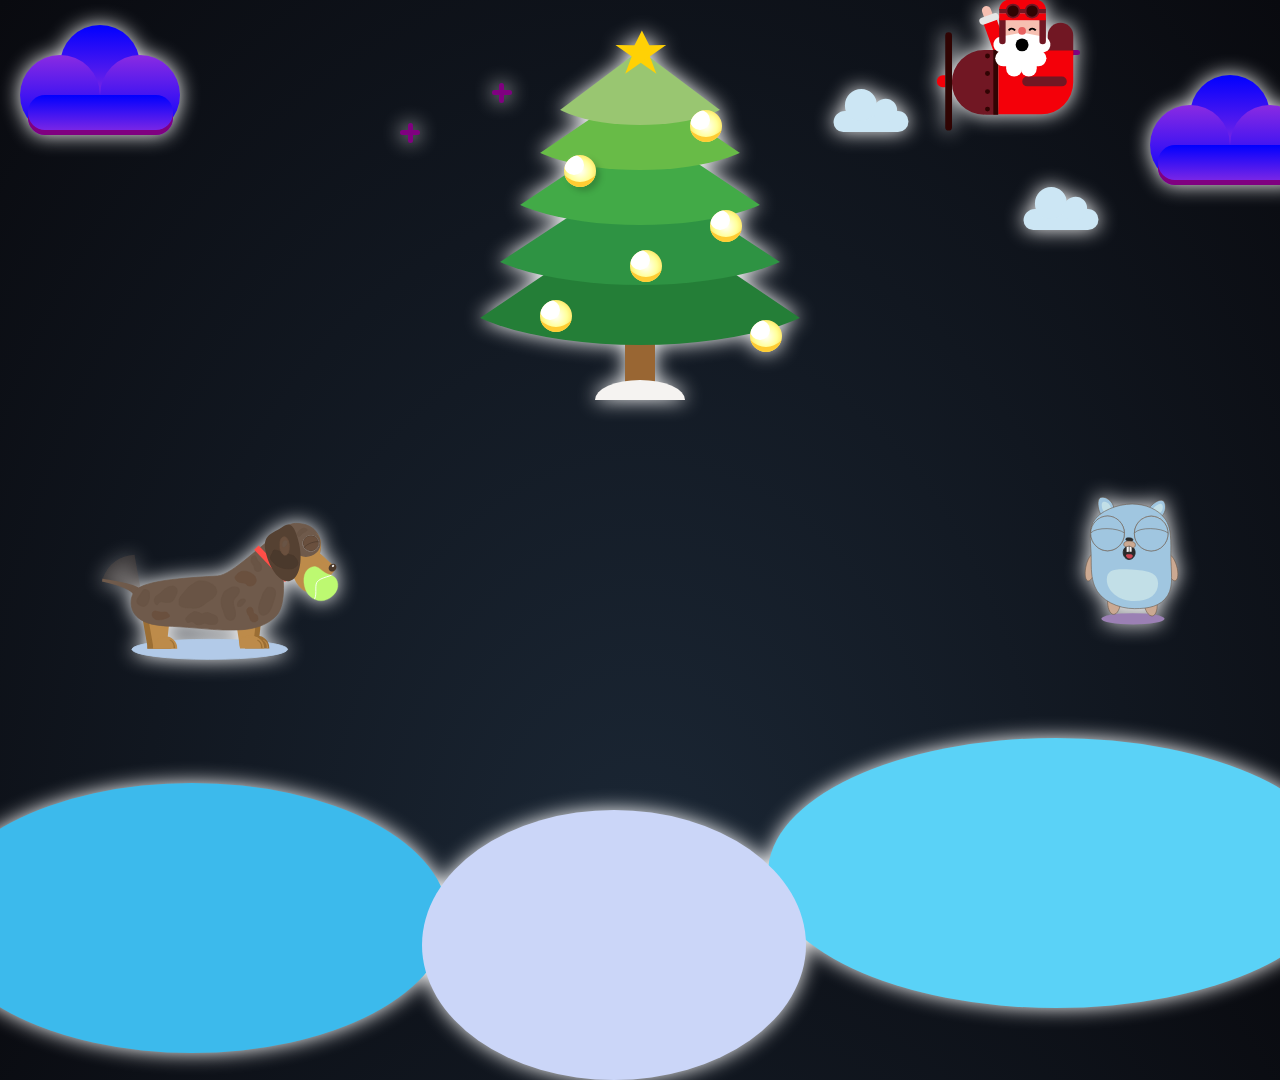
<file: ELKA/index.html>
<!DOCTYPE html>
<html lang="en">
  <head>
    <meta charset="UTF-8" />
    <meta http-equiv="X-UA-Compatible" content="IE=edge" />
    <meta name="viewport" content="width=device-width, initial-scale=1.0" />
    <title>HAPPY NEW YEAR</title>
    <link rel="stylesheet" href="css/app.css" />
    <link rel="stylesheet" href="css/dog.css" />
    <link rel="stylesheet" href="css/clouds.css" />
    <link rel="stylesheet" href="css/gupher.css" />
    <link rel="stylesheet" href="css/snow.css" />
    <link rel="stylesheet" href="css/santa.css" />
    <link rel="stylesheet" href="css/rocket.css" />
    <link rel="stylesheet" href="css/count.css" />
    <link rel="stylesheet" href="css/toast.css" />
    <link rel="stylesheet" href="css/text.css" />
    <link rel="stylesheet" href="css/firework.css" />
    <link rel="stylesheet" href="css/game.css" />

  </head>
  <body>
    <div class="merry-xmas">
      <div class="star-container">
        <div class="star"></div>
      </div>
      <div class="xmas-tree">
        <div class="tree1"></div>
        <div class="tree2"></div>
        <div class="tree3"></div>
        <div class="tree4"></div>
        <div class="tree5"></div>
        <div class="trunk"></div>
        <div class="trunk-shadow"></div>
     
      </div>
      <div class="ornament-container1">
        <input type="checkbox" />
        <div class="ornament"></div>
      </div>
      <div class="ornament-container2">
        <input type="checkbox" />
        <div class="ornament"></div>
      </div>
      <div class="ornament-container3">
        <input type="checkbox" />
        <div class="ornament"></div>
      </div>
      <div class="ornament-container4">
        <input type="checkbox" />
        <div class="ornament"></div>
      </div>
      <div class="ornament-container5">
        <input type="checkbox" />
        <div class="ornament"></div>
      </div>
      <div class="ornament-container6">
        <input type="checkbox" />
        <div class="ornament"></div>
      </div>
      <div class="xmas-lights">
        <div class="light1"></div>
        <div class="light2"></div>
        <div class="light3"></div>
        <div class="light4"></div>
        <div class="light5"></div>
        <div class="light6"></div>
        <div class="light7"></div>
        <div class="light8"></div>
        <div class="light9"></div>
        <div class="light10"></div>
        <div class="light11"></div>
        <div class="light12"></div>
        <div class="light13"></div>
        <div class="light14"></div>
        <div class="light15"></div>
        <div class="light16"></div>
        <div class="light17"></div>
        <div class="light18"></div>
        <div class="light19"></div>
        <div class="light20"></div>
      </div>
    </div>

    <!-- //snow -->
    <div class="snow-1"></div>
    <div class="snow-2"></div>
    <div class="snow-3"></div>
    
    <div class="snowflakes" aria-hidden="true">
      <div class="snowflake">❅</div>
      <div class="snowflake">❅</div>
      <div class="snowflake">❆</div>
      <div class="snowflake">❄</div>
      <div class="snowflake">❅</div>
      <div class="snowflake">❆</div>
      <div class="snowflake">❄</div>
      <div class="snowflake">❅</div>
      <div class="snowflake">❆</div>
      <div class="snowflake">❄</div>
    </div>

    <!-- smoky text -->
    <div class="smoky">
      <span>H</span><span>A</span><span>P</span><span>P</span><span>Y</span
      ><span>&nbsp;</span><span>N</span><span>e</span><span>W</span
      ><span>&nbsp;</span><span>Y</span><span>E</span><span>A</span
      ><span>R</span><span>&nbsp;</span><span>!</span><span>!</span
      ><span>!</span><span>&nbsp;</span><span>&nbsp;</span><span>&nbsp;</span>
    </div>

    <!-- cloud -->
    <div class="cloud1">
      <div class="circle"></div>
      <div class="filler"></div>
    </div>
    <div class="cloud2">
      <div class="circle"></div>
      <div class="filler"></div>
    </div>

    <div class="star1"></div>
    <div class="star2"></div>
    <div class="star3"></div>

    <!-- dog -->
    <svg
      class="sausage-dog-animation"
      xmlns="http://www.w3.org/2000/svg"
      viewBox="-50 0 1200 1080"
    >
      <ellipse
        class="shadow"
        ry="45"
        rx="350"
        cy="816"
        cx="498"
        opacity="1"
        fill="#B2CAE8"
        fill-opacity="1"
        stroke="#B2CAE8"
        stroke-width="4"
      />
      <path
        class="tail-blur"
        fill="#6f5a4b"
        d="M 180.265,568.972 14.092,504.432 C 40.893351,428.54412 92.941075,394.6756 159.419,390.74 l 29.972,170.684 c 1.155,6.575 -2.931,9.954 -9.126,7.548 z"
        opacity=".296"
      />
      <path
        class="tail"
        fill="#6f5a4b"
        stroke="#6f5a4b"
        stroke-width="12"
        d="m 161.6285,568.63016 20.92664,-20.00034 C 151.50961,521.73829 14.092,504.432 14.092,504.432 c 0,0 128.8135,26.71916 147.5365,64.19816 z"
      />
      <g class="back-legs">
        <path
          fill="#9b6e34"
          d="M180.059 589.035h121.038l-23.651 219.517-58.432 2.217-38.955-221.734z"
        />
        <path
          fill="#9b6e34"
          stroke="#9b6e34"
          stroke-width="6"
          d="M270.996 760.244c-28.22 0-51.088 22.555-51.536 50.525h103.071c-.447-27.97-23.315-50.525-51.535-50.525z"
        />
        <path
          fill="#bd8b4a"
          d="M206.036 589.035h121.039l-23.651 219.517-58.433 2.217-38.955-221.734z"
        />
        <path
          fill="#bd8b4a"
          stroke="#bd8b4a"
          stroke-width="6"
          d="M296.973 760.244c-28.219 0-51.088 22.555-51.535 50.525h103.071c-.447-27.97-23.316-50.525-51.536-50.525z"
        />
        <path
          fill="#9b6e34"
          fill-opacity="1"
          stroke="#9b6e34"
          stroke-width="1"
          d="m 341.34945,810.26154 c -1.48174,-30.60183 -20.2921,-36.5324 -23.61393,-35.8329 -1.37117,0.0393 21.53672,10.53459 17.96335,35.34867 z"
        />
      </g>
      <g class="front-legs">
        <path
          class="leg"
          fill="#9b6e34"
          d="m 640.90169,580.10511 119.14374,21.32995 -61.96529,211.91363 -57.90822,-8.11489 z"
        />
        <path
          fill="#9b6e34"
          stroke="#9b6e34"
          stroke-width="6"
          d="m 711.354,758.244 c -28.22,0 -51.089,22.555 -51.536,50.525 h 103.071 c -0.447,-27.97 -23.316,-50.525 -51.535,-50.525 z"
        />
        <path
          fill="#bd8b4a"
          fill-opacity="1"
          stroke="#bd8b4a"
          stroke-width="1"
          d="m 760.35315,810.35988 c -1.48174,-30.60183 -20.2921,-36.5324 -23.61393,-35.8329 -1.37117,0.0393 21.53672,10.53459 17.96335,35.34867 z"
        />
        <path
          class="leg"
          fill="#bd8b4a"
          d="m 619.46642,579.5532 118.83259,23.00558 -64.94292,211.02015 -57.78921,-8.92963 z"
        />
        <path
          fill="#bd8b4a"
          stroke="#bd8b4a"
          stroke-width="6"
          d="m 688.228,758.24364 c -56.81455,-1.81204 -59.84071,0.90112 -51.535,50.525 h 103.071 c -0.447,-27.97 -23.33034,-49.62541 -51.536,-50.525 z"
        />
        <path
          fill="#9b6e34"
          fill-opacity="1"
          stroke="#9b6e34"
          stroke-width="1"
          d="m 734.97661,810.43045 c -1.48174,-30.60183 -20.2921,-36.5324 -23.61393,-35.8329 -1.37117,0.0393 21.53672,10.53459 17.96335,35.34867 z"
        />
      </g>
      <g class="lean">
        <g class="body">
          <path
            fill="#6f5a4b"
            stroke="#6f5a4b"
            stroke-width="3.25"
            d="M751.059 361.906c0-29.802 45.436-69.614 45.436-69.614s49.234-43.162 87.533-43.162c73.437 0 111.791 39.402 111.791 101.686 0 31.044-9.528 61.914-28.18 85.07-18.769 23.303-46.777 38.795-83.611 38.795-73.437 0-132.969-50.491-132.969-112.775z"
          />
          <path
            fill="#6f5a4b"
            stroke="#6f5a4b"
            stroke-width="3.25"
            d="M161.724 552.442c43.998-51.241 266.636-59.779 370.667-66.522 85.958-5.571 279.053-236.247 279.053-163.339 0 53.584 51.308 278.307-16.195 344.713-68.328 67.217-165.195 62.163-239.502 61.231-52.92-.663-131.793-11.253-226.832-15.838-77.24-3.727-120.165-11.768-152.525-38.198-41.065-33.54-39.869-92.695-14.666-122.047z"
          />
          <path
            fill="#695445"
            stroke="#695445"
            stroke-width="2.06"
            d="M412.368 528.039l22.614-14.883c5.4-3.554 14.781-6.181 20.954-5.866l13.681.698c6.173.314 15.487 2.785 20.804 5.518l20.246 10.406c5.317 2.733 11.558 9.379 13.94 14.844l2.905 6.668c2.382 5.465 2.362 14.665-.044 20.548l-1.537 3.759c-2.406 5.883-8.735 13.532-14.136 17.084l-10.784 7.093c-5.401 3.552-13.927 9.649-19.044 13.617l-11.314 8.774c-5.116 3.969-14.146 8.913-20.168 11.043l-2.382.842c-6.022 2.13-15.885 3.458-22.029 2.966l-7.054-.565c-6.145-.492-16.135-1.112-22.313-1.384l-6.765-.298c-6.178-.273-15.545-2.626-20.922-5.256l-.197-.096c-5.376-2.63-9.598-9.753-9.43-15.91l.316-11.56c.169-6.157 3.685-15.154 7.854-20.095l27.479-32.565c4.169-4.941 11.926-11.828 17.326-15.382z"
          />
          <path
            fill="#695445"
            stroke="#695445"
            stroke-width="5"
            d="M392.18 675.438l8.165-10.299c1.928-2.433 5.608-5.685 8.218-7.265l15.541-9.405c2.61-1.58 7.112-2.313 10.055-1.636l13.58 3.123c2.943.676 7.135 2.952 9.364 5.081l.26.249c2.229 2.13 6.286 2.86 9.063 1.631l4.337-1.919c2.776-1.229 7.431-2.671 10.398-3.221l2.133-.396c2.966-.55 7.647-.066 10.455 1.082l3.466 1.417c2.807 1.147 7.4 2.889 10.258 3.891l1.012.354c2.858 1.002 7.401 2.867 10.148 4.166l5.2 2.46c2.747 1.299 5.746 4.788 6.699 7.792l3.367 10.618c.953 3.003.26 7.492-1.548 10.025l-2.543 3.565c-1.808 2.533-5.672 5.067-8.631 5.66l-5.189 1.039c-2.96.592-7.792.868-10.795.615l-8.061-.678c-3.003-.252-7.719-1.371-10.534-2.498l-5.712-2.287c-2.815-1.127-7.323-.988-10.07.312l-5.201 2.46c-2.747 1.299-7.391 2.715-10.373 3.163l-5.106.767c-2.983.448-7.717-.001-10.574-1.002l-1.013-.355c-2.857-1.001-6.663-3.848-8.499-6.357l-.923-1.262c-1.837-2.509-5.753-4.827-8.747-5.177l-2.791-.326c-2.994-.35-7.652.409-10.405 1.695l-3.665 1.713c-2.753 1.286-6.27.145-7.855-2.547l-4.104-6.969c-1.586-2.692-1.308-6.847.62-9.279z"
          />
          <path
            fill="#695445"
            stroke="#695445"
            stroke-width="5"
            d="M559.503 565.641l-6.595 16.23c-1.842 4.533-3.19 12.298-3.012 17.344l.375 10.576c.179 5.045 1.874 13.072 3.787 17.928l3.273 8.314c1.913 4.856 4.607 12.825 6.018 17.799l2.271 8.005c1.411 4.973 5.602 12.104 9.361 15.927l.137.14c3.759 3.823 10.993 6.882 16.159 6.833l1.542-.015c5.166-.049 11.579-3.345 14.325-7.361l1.801-2.633c2.746-4.016 4.7-11.368 4.364-16.42l-.529-7.952c-.336-5.053-1.859-13.16-3.402-18.108l-2.384-7.645c-1.543-4.948-2.962-13.051-3.17-18.098l-.145-3.513c-.208-5.047 2.286-12.052 5.569-15.646l6.804-7.445c3.283-3.594 7.962-9.9 10.45-14.085l1.031-1.735c2.488-4.185 3.56-11.641 2.394-16.653l-.216-.927c-1.166-5.012-6.322-9.396-11.516-9.793l-10.284-.786c-5.194-.397-12.79 1.392-16.967 3.995l-20.542 12.802c-4.177 2.604-9.056 8.389-10.899 12.922z"
          />
          <path
            fill="#695445"
            stroke="#695445"
            stroke-width="5"
            d="M642.333 590.4l-3.736 1.374c-3.152 1.16-7.235 4.448-9.12 7.344l-3.019 4.638c-1.885 2.896-3.749 8.067-4.163 11.55l-.015.127c-.415 3.483 1.926 6.728 5.228 7.248l3.191.503c3.302.521 7.946-1.01 10.374-3.42l4.843-4.808c2.427-2.41 5.87-6.749 7.689-9.691l3.257-5.267c1.82-2.943.874-6.601-2.112-8.17l-1.304-.686c-2.987-1.569-7.962-1.902-11.113-.742z"
          />
          <path
            fill="#695445"
            stroke="#695445"
            stroke-width="5"
            d="M735.821 570.473l-2.761 9.352c-1.12 3.793-3.295 9.799-4.859 13.415l-1.912 4.422c-1.563 3.615-3.549 9.676-4.436 13.537l-2.091 9.107c-.887 3.861-1.31 10.195-.946 14.149l.954 10.364c.364 3.953 3.168 9.004 6.264 11.282l3.938 2.898c3.095 2.278 8.576 3.343 12.242 2.38l4.903-1.289c3.666-.963 8.744-4.081 11.343-6.965l4.222-4.685c2.599-2.883 6.122-8.075 7.87-11.596l2.76-5.56c1.747-3.521 4.176-9.415 5.424-13.164l3.042-9.135 4.653-14.673a414.246 414.246 0 004.043-13.737l2.3-8.463c1.038-3.819 1.376-10.09.755-14.008l-.023-.144c-.621-3.917-3.056-9.592-5.439-12.675l-1.217-1.575c-2.383-3.083-7.372-5.776-11.144-6.016l-11.336-.723c-3.771-.24-8.689 2.123-10.985 5.278l-11.38 15.644c-2.295 3.155-5.064 8.787-6.184 12.58z"
          />
          <path
            fill="#695445"
            stroke="#695445"
            stroke-width="5"
            d="M697.133 395.726l-4.154 1.378c-2.827.939-5.779 4.129-6.593 7.125l-1.595 5.868c-.814 2.997-.675 7.808.312 10.746l.971 2.893c.987 2.939 3.565 7.02 5.759 9.117l.387.37c2.194 2.096 4.591 6.236 5.355 9.247l.264 1.039a288.186 288.186 0 012.507 10.969l.023.111c.621 3.047 3.274 6.647 5.926 8.041l2.516 1.322c2.652 1.394 7.033 1.585 9.785.428l5.18-2.178c2.753-1.157 5.396-4.584 5.904-7.655l1.19-7.193c.508-3.07-.364-7.695-1.947-10.329l-3.356-5.586c-1.583-2.635-4.712-6.388-6.99-8.383l-.841-.737c-2.278-1.995-5.147-5.898-6.409-8.717l-3.774-8.429-2.901-6.099c-1.326-2.788-4.692-4.287-7.519-3.348z"
          />
          <path
            fill="#6a503e"
            stroke="#6a503e"
            stroke-width="3.25"
            d="M664.861 644.439l1.313 5.522c.683 2.872 2.629 7.103 4.346 9.449l1.356 1.853c1.717 2.346 3.796 6.537 4.645 9.36l1.473 4.904c.848 2.823 2.802 7.108 4.364 9.571l.402.634c1.562 2.463 5.043 5.042 7.776 5.76l2.224.584c2.732.718 7.126.585 9.814-.298l2.384-.783c2.688-.883 6.21-3.54 7.867-5.934l.06-.088c1.657-2.394 2.471-6.669 1.818-9.549l-1.424-6.29c-.653-2.88-3.028-6.626-5.306-8.368l-.083-.063c-2.278-1.741-6.306-3.859-8.998-4.729l-.098-.032c-2.692-.871-5.008-3.972-5.174-6.928l-.158-2.832c-.165-2.955-1.169-7.57-2.241-10.307l-1.419-3.622c-1.072-2.737-4.224-4.956-7.041-4.956h-6.464c-2.816 0-6.365 1.996-7.928 4.46l-1.916 3.022c-1.563 2.463-2.275 6.788-1.592 9.66z"
          />
          <path
            fill="#6a503e"
            stroke="#6a503e"
            stroke-width="3.25"
            d="M613.467 486.952l7.154-8.311c1.998-2.322 5.741-5.413 8.36-6.904l8.694-4.95c2.619-1.491 7.156-2.7 10.135-2.7h8.149c2.978 0 7.667.854 10.472 1.907l11.049 4.148c2.805 1.053 7.038 3.39 9.456 5.219l10.181 7.706c2.417 1.829 5.195 5.7 6.204 8.646l3.163 9.236c1.009 2.946.788 7.625-.492 10.452l-2.937 6.483c-1.28 2.826-4.478 6.253-7.142 7.653l-7.016 3.687c-2.664 1.4-7.216 2.192-10.167 1.769l-5.975-.856c-2.952-.423-6.793-2.796-8.58-5.301l-.345-.484c-1.787-2.504-5.598-5.058-8.513-5.703l-3.836-.848c-2.914-.645-7.667-1.527-10.616-1.97l-5.228-.785c-2.948-.443-7.472-1.989-10.105-3.454l-3.343-1.861c-2.632-1.464-5.846-4.922-7.178-7.723l-2.75-5.781c-1.332-2.801-.792-6.953 1.206-9.275z"
          />
          <path
            fill="#695445"
            stroke="#695445"
            stroke-width="5"
            d="M170.831 603.353l.036.168c.963 4.585 5.343 9.913 9.784 11.901l12.456 5.577c4.441 1.988 11.079 1.153 14.827-1.865l4.872-3.923c3.748-3.018 7.772-9.137 8.988-13.666l3.124-11.635c1.216-4.53 1.894-11.981 1.514-16.643l-1-12.27c-.38-4.662-4.47-9.615-9.135-11.063l-5.416-1.681c-4.666-1.448-10.599.567-13.253 4.5l-23.735 35.178c-2.654 3.933-4.024 10.838-3.062 15.422z"
          />
          <path
            fill="#6a503e"
            stroke="#6a503e"
            stroke-width="3.25"
            d="M241.079 650.195l-.098.182c-2.672 4.972-2.692 13.043-.044 18.026l1.093 2.057c2.648 4.983 9.433 10.007 15.156 11.221l.725.153c5.722 1.214 15.037 1.391 20.805.395l2.519-.435c5.769-.995 14.813-3.586 20.201-5.786l10.199-4.164c5.388-2.201 6.741-7.484 3.021-11.802l-4.975-5.775c-3.719-4.318-11.378-6.853-17.106-5.663l-1.416.294c-5.727 1.189-14.926.866-20.546-.723l-14.52-4.105c-5.62-1.589-12.342 1.154-15.014 6.125z"
          />
          <path
            fill="#695445"
            stroke="#695445"
            stroke-width="2.06"
            d="M285.533 601.722l2.531.752c6.313 1.873 16.766 2.894 23.347 2.279l6.145-.573c6.58-.615 14.577-5.546 17.861-11.015l4.963-8.266c3.283-5.47 7.431-14.811 9.264-20.865l.956-3.156c1.833-6.054.418-15.257-3.16-20.555l-.131-.194c-3.579-5.299-11.835-9.374-18.442-9.102l-.497.02c-6.606.272-16.544 3.142-22.196 6.412l-2.648 1.531c-5.652 3.269-13.729 9.793-18.04 14.57l-.678.751c-4.311 4.778-12.358 11.347-17.974 14.673l-5.244 3.106c-5.616 3.326-11.168 11.041-12.401 17.231l-.352 1.765c-1.233 6.191.669 15.504 4.248 20.802l.131.194c3.578 5.299 9.196 5.191 12.548-.241l2.269-3.676c3.351-5.432 11.186-8.316 17.5-6.443z"
          />
          <path
            fill="#ff4e47"
            stroke="#ff4e47"
            stroke-width="28"
            d="M 707.78417,358.59878 846.34934,503.2334"
          />
        </g>
        <g class="head">
          <path
            fill="#bd8b4a"
            d="M911.034 474.462l58.711 25.635c3.998 1.746 10.859 2.947 15.323 2.683l8.328-.493c4.465-.264 10.914-2.315 14.884-4.112l7.47-3.676c3.97-1.797 10.92-4.795 14.4-7.235l14.84-10.392c3.48-2.441 8.1-7.154 10.33-10.528l7.47-11.338c2.22-3.374 3.57-6.514 3.01-7.015 0 0-89.032-79.584-89.326-80.524"
          />
          <path
            fill="#bd8b4a"
            d="M913.883 547.305C869.89 505.578 853.078 442.761 876.334 407c23.255-35.762 77.772-30.925 121.766 10.802 43.99 41.727 62.76 40.306 62.76 40.306-23.26 35.762-102.983 130.924-146.977 89.197z"
          />
          <path
            fill="#bd8b4a"
            d="m 878.57469,361.46519 c -3.549,8.006 18.32731,62.81481 18.32731,62.81481 0,0 -5.576,45.517 7.976,50.611 1.64,0.617 9.306,-0.397 19.932,-4.902 30.681,-13.007 85.9,-42.08 90.94,-42.892 3.24,-0.523 -36.398,-6.798 -33.634,-8.579 11.678,-7.525 16.195,-66.177 16.195,-66.177 0,0 0.84,-18.025 -3.737,-33.088 -3.332,-10.962 -11.307,-21.389 -20.966,-26.835 -4.181,-2.358 -8.527,-2.554 -13.033,-3.118 -9.386,-1.176 -17.697,-0.873 -26.857,2.227 -20.387,6.897 -64.15231,47.92519 -55.14331,69.93819"
          />
          <g class="eye">
            <ellipse
              ry="58.79958"
              rx="63.385227"
              cy="337.63333"
              cx="930.31775"
              opacity="1"
              fill="#6f5a4b"
              fill-opacity="1"
              stroke="#6f5a4b"
              stroke-width="7"
            />
            <path
              fill="#fff"
              stroke="#fff"
              stroke-width="3.25"
              d="M917.372 339.256c0-19.15 15.843-34.674 35.388-34.674 19.544 0 35.388 15.524 35.388 34.674 0 19.149-15.844 34.673-35.388 34.673-12.483 0-23.457-6.332-29.757-15.898a34.015 34.015 0 01-5.631-18.775z"
            />
            <path
              fill="#262626"
              stroke="#262626"
              d="M953.463 334.106c0-8.041 6.456-14.56 14.421-14.56 7.965 0 14.421 6.519 14.421 14.56s-6.456 14.559-14.421 14.559c-7.965 0-14.421-6.518-14.421-14.559z"
            />
            <path
              fill="#fff"
              stroke="#fff"
              stroke-width="5"
              d="M972.119 327.418c0-.661.711-1.197 1.589-1.197.877 0 1.589.536 1.589 1.197s-.712 1.197-1.589 1.197c-.878 0-1.589-.536-1.589-1.197z"
            />
            <g
              class="closed-eye"
              fill="#6a503e"
              stroke="#4a392c"
              stroke-width="3"
            >
              <path
                d="M917.003 339.068c0-19.357 16.007-35.048 35.754-35.048 19.746 0 35.753 15.691 35.753 35.048 0 19.356-16.007 35.048-35.753 35.048-12.612 0-23.699-6.401-30.064-16.07a34.386 34.386 0 01-5.69-18.978z"
              />
              <path
                d="M923.322 358.879c.132-4.19 10.549-11.275 13.553-13.265 11.34-7.511 24.072-11.238 37.223-13.485 4.288-.732 8.655-.216 12.924-.697"
              />
            </g>
          </g>
          <g class="nose">
            <path
              fill="#4a392c"
              d="M1035.88 441.045c5.38-8.889 16.28-12.745 24.36-8.614 8.08 4.131 10.27 14.686 4.89 23.574-5.38 8.889-16.29 12.746-24.37 8.615-8.07-4.131-10.26-14.686-4.88-23.575z"
            />
            <path
              fill="#fff"
              stroke="#fff"
              stroke-width="1.74"
              d="M1051.34 441.56c.03 2.329 2.27-.018 2.64-1.768.18-.862-1.8 2-.93 2.516 1.16.684 2.36-2.411 1.42-3.282-2.95-2.722-2.72 7.429-1.07 3.998 1.03-2.155-5.45 3.379-3.62-2.029 2.85-8.382 9.1 2.281 2.45 3.226-4.55.645-3.63-8.619 2.7-6.739 4.48 1.33-.01 5.966-3.4 5.448-5.35-.818.82-8.238 3.9-4.094"
              opacity=".965"
            />
          </g>
          <g>
            <path
              class="ball"
              fill="#bdf971"
              stroke="#bdf971"
              d="m 930.80242,477.19065 c -13.05851,3.00801 -24.77881,15.97694 -26.81485,30.67673 -2.03603,14.69979 5.61282,31.12503 15.54844,43.47271 9.93563,12.34768 22.15522,20.61485 36.12779,24.29677 13.97258,3.68192 29.69644,2.77869 42.91157,-2.81649 13.21513,-5.59518 23.92113,-15.88139 30.65943,-28.14324 6.7383,-12.26185 9.5079,-26.49697 5.7369,-38.5172 -3.771,-12.02022 -14.0825,-21.82316 -25.5603,-24.46605 -11.47786,-2.6429 -24.12011,1.87601 -37.63861,0.6591 -13.5185,-1.21691 -27.91187,-8.17033 -40.97037,-5.16233 z"
            />
            <clipPath id="ballClip">
              <path
                class="ball"
                fill="#bdf971"
                stroke="#bdf971"
                d="m 930.80242,477.19065 c -13.05851,3.00801 -24.77881,15.97694 -26.81485,30.67673 -2.03603,14.69979 5.61282,31.12503 15.54844,43.47271 9.93563,12.34768 22.15522,20.61485 36.12779,24.29677 13.97258,3.68192 29.69644,2.77869 42.91157,-2.81649 13.21513,-5.59518 23.92113,-15.88139 30.65943,-28.14324 6.7383,-12.26185 9.5079,-26.49697 5.7369,-38.5172 -3.771,-12.02022 -14.0825,-21.82316 -25.5603,-24.46605 -11.47786,-2.6429 -24.12011,1.87601 -37.63861,0.6591 -13.5185,-1.21691 -27.91187,-8.17033 -40.97037,-5.16233 z"
              />
            </clipPath>
            <path
              class="ball-decoration"
              clip-path="url(#ballClip)"
              fill="none"
              stroke="#fff"
              stroke-width="4"
              d="m 963.39546,597.71943 c 21.49913,-19.30313 4.80913,-64.80408 16.71919,-83.46282 16.19467,-25.37116 67.93925,-22.92156 89.43095,-47.68524"
            />
            <g class="ball-sound">
              <path
                fill="none"
                stroke="#B5D8E8"
                stroke-width="4"
                d="m 1096.3827,564.72204 c 11.3886,12.59779 6.8073,-1.45406 10.931,-3.9212 1.9116,-1.14344 5.2815,9.1526 9.7911,16.39495 0.2794,0.44804 0.3148,-1.06074 0.4718,-1.59122 0.9548,-3.21847 1.6781,-12.7846 4.2464,-14.32081 2.4235,-1.4498 4.5316,8.986 8.6637,9.21558 5.7286,0.31843 3.6488,-6.24515 5.8457,-8.73267 1.4614,-1.65478 3.9233,1.78478 6.0289,1.62906 4.8167,-0.35637 4.1527,-6.99656 8.0084,0.44507"
              />
              <path
                fill="none"
                stroke="#B5D8E8"
                stroke-width="4"
                d="m 1070.9116,599.79298 c -2.9954,2.45576 -9.6186,6.11285 -7.2109,10.56543 0.5391,0.99715 13.1337,-2.24375 13.7587,-2.44022 0.5954,-0.18689 1.7073,-1.42002 1.6666,-0.90122 -0.083,1.06689 -3.3427,7.9055 -1.5136,9.15131 2.703,1.84098 10.413,-0.47946 10.1532,2.84261 -0.344,4.40226 -7.7885,9.49729 -5.8163,13.14464 1.3149,2.43155 6.6186,0.47256 9.456,1.55305 4.0577,1.54512 -3.7339,7.61167 2.5171,8.63834"
              />
            </g>
          </g>
          <path
            fill="#695445"
            stroke="#695445"
            stroke-width="3.25"
            d="M894.558 290.191l5.447-7.287c.796-1.066 2.311-2.539 3.384-3.291l5.204-3.647c1.073-.751 2.934-1.708 4.157-2.137l6.932-2.428c1.223-.429 3.224-.493 4.47-.144l6.85 1.92c1.246.349 2.667 1.642 3.175 2.888l.433 1.062c.508 1.245.24 3.089-.599 4.118l-1.506 1.847c-.839 1.029-2.454 2.354-3.608 2.961l-8.515 4.475-3.971 2.087c-1.154.606-2.741 1.956-3.547 3.014l-4.601 6.045-3.025 3.71c-.839 1.029-2.558 1.984-3.839 2.134l-2.176.254c-1.282.15-3.06-.506-3.971-1.464l-.486-.51c-.912-.959-2.018-2.764-2.47-4.033l-.633-1.774c-.453-1.269-.408-3.307.1-4.553l.433-1.062c.508-1.246 1.565-3.119 2.362-4.185z"
          />
          <g class="ear">
            <path
              fill="#554132"
              d="M899.667 340.093c-18.458-82.741-41.446-100.776-75.085-74.525-35.063 27.363-93.432 28.614-74.975 111.355 18.457 82.741 67.012 141.572 108.449 131.401 41.438-10.17 60.068-85.49 41.611-168.231z"
            />
            <path
              fill="#4a392c"
              stroke="#4a392c"
              stroke-width="3.55"
              d="M771.398 397.916l-.417 2.678c-.344 2.211.02 5.69.813 7.77l.614 1.609c.793 2.08 2.61 5.099 4.059 6.743l1.036 1.176a113.619 113.619 0 005.474 5.712l3.036 2.913c1.575 1.511 3.888 4.189 5.167 5.981l.047.066c1.279 1.793 3.799 4.178 5.63 5.327l1.699 1.067c1.83 1.149 4.911 2.774 6.881 3.629l6.158 2.674 6.859 2.695c1.997.784 5.282 1.902 7.338 2.497l3.679 1.064c2.056.595 5.445 1.213 7.571 1.38l6.965.549 9.208.371c2.13.086 5.581.038 7.709-.108l2.904-.199c2.128-.145 5.485-.858 7.499-1.592l3.653-1.331c2.014-.734 5.05-2.389 6.781-3.697l5.562-4.202c1.731-1.308 3.794-4.047 4.608-6.118l1.07-2.723c.814-2.071 1.239-5.549.949-7.769l-.289-2.215c-.29-2.22-1.202-5.691-2.037-7.753l-.359-.885c-.835-2.062-2.629-5.119-4.008-6.829l-3.889-4.823-3.114-4.076c-1.335-1.747-4.006-3.877-5.966-4.758l-1.023-.46c-1.96-.881-5.239-1.978-7.323-2.451l-4.892-1.109-4.17-1.093a107.68 107.68 0 01-7.401-2.285l-3.915-1.398a183.715 183.715 0 01-7.245-2.794l-5.752-2.388c-1.983-.823-5.273-1.906-7.348-2.418l-2.754-.681a176.174 176.174 0 01-7.466-2.057l-10.622-3.234-5.07-1.592c-2.043-.642-5.417-1.359-7.536-1.602l-1.639-.188c-2.119-.243-4.799 1.069-5.986 2.931l-.779 1.223c-1.187 1.861-2.653 5.108-3.275 7.251l-.912 3.142c-.622 2.143-2.333 5.18-3.822 6.784l-.64.688c-1.489 1.604-2.976 4.696-3.32 6.908z"
            />
            <path
              fill="#6a503e"
              stroke="#6a503e"
              stroke-width="3.25"
              d="M818.613 319.578l-3.003 6.664c-.639 1.418-1.214 3.839-1.284 5.407l-.428 9.507-.135 10.621.142 9.336c.024 1.569.501 4.019 1.066 5.472l2.902 7.46c.565 1.453 1.687 3.695 2.506 5.007l2.82 4.52c.819 1.312 2.465 3.12 3.676 4.038l3.88 2.939c1.211.918 3.402 1.601 4.893 1.525l3.803-.193c1.491-.076 3.62-.964 4.755-1.984l4.39-3.945c1.135-1.02 2.43-3.056 2.892-4.549l1.583-5.112c.462-1.493 1.038-3.957 1.287-5.505l1.136-7.078c.248-1.548.456-4.075.464-5.644l.045-8.997c.008-1.569-.242-4.085-.558-5.619l-1.903-9.229c-.316-1.534-1.056-3.944-1.652-5.383l-2.468-5.954c-.596-1.439-1.866-3.573-2.836-4.766l-3.753-4.614c-.97-1.193-2.94-2.43-4.399-2.762l-3.66-.833c-1.459-.332-3.767-.131-5.154.449l-3.538 1.479c-1.387.58-3.354 1.964-4.393 3.092l-.038.041c-1.039 1.127-2.399 3.191-3.038 4.61z"
            />
            <path
              fill="#695445"
              stroke="#695445"
              stroke-width="2.06"
              d="M828.818 330.254l-.037.064c-1.036 1.741-2.292 4.758-2.806 6.739l-.411 1.584c-.514 1.981-1.088 5.243-1.282 7.286l-.054.563c-.194 2.043.417 5.154 1.366 6.949l.352.666c.948 1.795 3.275 2.952 5.197 2.584l1.372-.262c1.922-.367 4.493-1.943 5.744-3.521l3.045-3.841c1.251-1.578 2.908-4.378 3.701-6.254l.157-.37c.793-1.877 1.747-5.03 2.13-7.043l.127-.671c.384-2.013-.603-4.6-2.203-5.777l-1.779-1.309c-1.601-1.178-4.463-1.879-6.394-1.567l-2.854.462c-1.931.312-4.335 1.977-5.371 3.718z"
            />
          </g>
        </g>
      </g>
    </svg>

    <!-- gopher -->
    <svg
      class="gopher"
      viewBox="0 -150 1200 1700"
      fill="none"
      xmlns="http://www.w3.org/2000/svg"
    >
      <ellipse
        class="shadow"
        cx="626"
        cy="1460"
        rx="280"
        ry="50"
        fill="#9B80B4"
      />
      <g class="gopher-animation">
        <path
          fill-rule="evenodd"
          clip-rule="evenodd"
          d="M336.843 527.661C315.681 486.87 305.448 404.203 336.843 387.475C368.239 370.747 422.722 400.089 443.884 440.879C465.047 481.669 464.797 523.3 433.402 540.028C402.007 556.756 358.006 568.451 336.843 527.661Z"
          fill="#A0C6E0"
          stroke="#675243"
          stroke-width="5"
        />
        <path
          fill-rule="evenodd"
          clip-rule="evenodd"
          d="M360.931 498.7C348.903 477.633 343.087 434.936 360.931 426.296C378.774 417.657 409.739 432.811 421.767 453.879C433.795 474.946 433.653 496.448 415.809 505.087C397.966 513.727 372.958 519.768 360.931 498.7Z"
          fill="#C2DFE7"
        />
        <path
          fill-rule="evenodd"
          clip-rule="evenodd"
          d="M769.62 479.414C795.431 441.472 862.912 393.883 892.115 414.285C921.318 434.688 920.991 497.214 895.18 535.156C869.369 573.098 832.877 592.215 803.674 571.812C774.471 551.409 743.809 517.356 769.62 479.414Z"
          fill="#A0C6E0"
          stroke="#675243"
          stroke-width="5"
        />
        <path
          fill-rule="evenodd"
          clip-rule="evenodd"
          d="M810.602 477.327C824.879 457.169 862.205 431.886 878.359 442.725C894.512 453.565 894.331 486.783 880.054 506.941C865.777 527.099 845.591 537.255 829.438 526.416C813.285 515.576 796.324 497.484 810.602 477.327Z"
          fill="#C2DFE7"
        />
        <g class="arms">
          <path
            class="left-arm"
            fill-rule="evenodd"
            clip-rule="evenodd"
            d="M222.749 1121.94C200.687 1108.9 196.476 1046.08 213.345 981.617C230.214 917.157 261.774 875.472 283.836 888.513C305.898 901.554 310.108 964.381 293.24 1028.84C276.371 1093.3 244.811 1134.99 222.749 1121.94Z"
            fill="#CBA992"
            stroke="#675243"
            stroke-width="5"
          />
          <path
            class="right-arm"
            fill-rule="evenodd"
            clip-rule="evenodd"
            d="M943.415 887.807C971.105 892.431 1004.6 948.751 1018.23 1013.6C1031.87 1078.45 1020.47 1127.27 992.784 1122.65C965.091 1118.02 931.594 1061.71 917.962 996.855C904.33 932.006 915.726 883.183 943.415 887.807Z"
            fill="#CBA992"
            stroke="#675243"
            stroke-width="5"
          />
        </g>
        <path
          fill-rule="evenodd"
          clip-rule="evenodd"
          d="M315.625 747.824C315.625 623.008 450.611 521.824 617.125 521.824C783.639 521.824 918.625 623.008 918.625 747.824C918.625 872.64 783.639 973.824 617.125 973.824C450.611 973.824 315.625 872.64 315.625 747.824Z"
          fill="#91BAE0"
          stroke="#91BAE0"
          stroke-width="8"
          stroke-linecap="round"
          stroke-linejoin="round"
        />
        <g>
          <path
            class="right-foot"
            fill-rule="evenodd"
            clip-rule="evenodd"
            d="M758.781 1179.38C791.125 1173.99 826.379 1226.72 837.523 1297.17C848.666 1367.62 831.48 1429.11 799.136 1434.5C766.791 1439.9 731.538 1387.15 720.395 1316.7C709.251 1246.25 726.438 1184.77 758.781 1179.38Z"
            fill="#CBA992"
            stroke="#675243"
            stroke-width="5"
          />
          <path
            class="left-foot"
            fill-rule="evenodd"
            clip-rule="evenodd"
            d="M466.881 1162.04C499.583 1163.72 523.261 1222.91 519.767 1294.25C516.272 1365.59 486.929 1422.06 454.227 1420.38C421.525 1418.69 397.847 1359.5 401.342 1288.16C404.835 1216.83 434.179 1160.36 466.881 1162.04Z"
            fill="#CBA992"
            stroke="#675243"
            stroke-width="5"
          />
        </g>
        <path
          fill-rule="evenodd"
          clip-rule="evenodd"
          d="M256.591 922.566C256.591 805.838 230.376 686.684 273.059 605.479C326.597 503.621 491.435 443.598 618.611 443.598C736.731 443.598 850.694 489.391 912.01 577.108C969.341 659.125 961.413 777.054 961.413 904.208C961.413 1028.84 988.568 1164.75 933.418 1253.01C872.125 1351.09 760.602 1369.83 640.291 1369.83C496.24 1369.83 336.422 1300.3 286.233 1169.56C256.787 1092.85 256.591 1019.87 256.591 922.566Z"
          fill="#A0C6E0"
          stroke="#675243"
          stroke-width="5"
        />
        <path
          fill-rule="evenodd"
          clip-rule="evenodd"
          d="M252.625 704.326C252.625 619.351 319.359 550.465 401.679 550.465C484 550.465 550.734 619.351 550.734 704.326C550.734 789.301 484 858.187 401.679 858.187C319.359 858.187 252.625 789.301 252.625 704.326Z"
          fill="white"
          stroke="#675243"
          stroke-width="5"
        />
        <path
          fill-rule="evenodd"
          clip-rule="evenodd"
          d="M638.625 704.326C638.625 619.351 705.359 550.465 787.679 550.465C870 550.465 936.734 619.351 936.734 704.326C936.734 789.301 870 858.187 787.679 858.187C705.359 858.187 638.625 789.301 638.625 704.326Z"
          fill="white"
          stroke="#675243"
          stroke-width="5"
        />
        <path
          fill-rule="evenodd"
          clip-rule="evenodd"
          d="M562.239 754.924C562.633 745.254 573.975 742.057 595.69 742.975C617.405 743.894 626.667 751.302 626.273 760.971C625.88 770.641 616.25 772.24 594.536 771.322C572.821 770.404 561.845 764.593 562.239 754.924Z"
          fill="#2A2A2A"
          stroke="#2A2A2A"
          stroke-width="5"
        />
        <path
          class="mouth"
          fill-rule="evenodd"
          clip-rule="evenodd"
          d="M539.625 873.56C539.625 840.017 563.266 812.824 592.428 812.824C621.59 812.824 645.231 840.017 645.231 873.56C645.231 907.104 621.59 934.296 592.428 934.296C563.266 934.296 539.625 907.104 539.625 873.56Z"
          fill="#2A2A2A"
          stroke="#2A2A2A"
          stroke-width="8"
        />
        <path
          opacity="0.936"
          fill-rule="evenodd"
          clip-rule="evenodd"
          d="M570.23 818.605L589.328 817.582L589.57 866.159L570.472 867.181L570.23 818.605Z"
          fill="white"
        />
        <path
          opacity="0.936"
          fill-rule="evenodd"
          clip-rule="evenodd"
          d="M595.002 818.32L614.1 817.297L614.343 865.874L595.245 866.896L595.002 818.32Z"
          fill="white"
        />
        <path
          class="tongue"
          fill-rule="evenodd"
          clip-rule="evenodd"
          d="M564.195 897.419C564.195 886.911 582.691 888.637 599.371 888.637C616.05 888.637 624.953 892.765 624.953 903.274C624.953 913.782 609.655 926.692 592.975 926.692C576.296 926.692 564.195 907.928 564.195 897.419Z"
          fill="#CC4452"
        />
        <path
          fill-rule="evenodd"
          clip-rule="evenodd"
          d="M544.971 796.261C547.106 778.075 570.639 768.322 599.766 771.756C629.966 775.317 649.785 787.939 647.65 806.125C646.43 816.517 640.772 830.207 628.853 830.168C619.912 830.139 606.331 817.835 594.612 815.662C584.825 813.847 568.566 824.64 561.212 822.294C548.019 818.086 543.6 807.938 544.971 796.261Z"
          fill="#CBA992"
          stroke="#675243"
          stroke-width="5"
        />
        <path
          opacity="0.936"
          fill-rule="evenodd"
          clip-rule="evenodd"
          d="M327.625 763.965C327.625 745.992 342.223 731.422 360.231 731.422C378.239 731.422 392.838 745.992 392.838 763.965C392.838 781.938 378.239 796.508 360.231 796.508C342.223 796.508 327.625 781.938 327.625 763.965Z"
          fill="#262626"
          stroke="#262626"
          stroke-width="30"
        />
        <path
          opacity="0.936"
          fill-rule="evenodd"
          clip-rule="evenodd"
          d="M713.625 763.965C713.625 745.992 728.223 731.422 746.231 731.422C764.239 731.422 778.838 745.992 778.838 763.965C778.838 781.938 764.239 796.508 746.231 796.508C728.223 796.508 713.625 781.938 713.625 763.965Z"
          fill="#262626"
          stroke="#262626"
          stroke-width="30"
        />
        <path
          class="belly"
          fill-rule="evenodd"
          clip-rule="evenodd"
          d="M394.625 1114.02C394.625 1019.16 469.271 1016.24 610.91 1023.13C754.74 1030.12 848.824 1050.62 848.824 1145.48C848.824 1240.34 778.649 1302.8 636.865 1302.8C495.081 1302.8 394.625 1208.88 394.625 1114.02Z"
          fill="#C2DFE7"
        />
        <path
          opacity="0.936"
          fill-rule="evenodd"
          clip-rule="evenodd"
          d="M353.625 736.636C353.625 732.311 359.778 728.805 367.369 728.805C374.959 728.805 381.112 732.311 381.112 736.636C381.112 740.96 374.959 744.466 367.369 744.466C359.778 744.466 353.625 740.96 353.625 736.636Z"
          fill="white"
        />
        <path
          opacity="0.936"
          fill-rule="evenodd"
          clip-rule="evenodd"
          d="M739.625 736.636C739.625 732.311 745.778 728.805 753.369 728.805C760.959 728.805 767.112 732.311 767.112 736.636C767.112 740.96 760.959 744.466 753.369 744.466C745.778 744.466 739.625 740.96 739.625 736.636Z"
          fill="white"
        />
        <g class="eyes">
          <path
            class="left-eye"
            fill-rule="evenodd"
            clip-rule="evenodd"
            d="M252.125 703.326C252.125 618.351 318.859 549.465 401.179 549.465C483.5 549.465 550.234 618.351 550.234 703.326C550.234 788.301 483.5 857.187 401.179 857.187C318.859 857.187 252.125 788.301 252.125 703.326Z"
            fill="#A0C6E0"
            stroke="#675243"
            stroke-width="5"
          />
          <path
            class="left-eye"
            d="M253.293 699.822C298.582 643.976 492.576 652.658 550.735 699.822"
            stroke="#675243"
            stroke-width="5"
          />
          <path
            class="right-eye"
            fill-rule="evenodd"
            clip-rule="evenodd"
            d="M638.625 705.275C638.625 620.3 705.359 551.414 787.679 551.414C870 551.414 936.734 620.3 936.734 705.275C936.734 790.25 870 859.136 787.679 859.136C705.359 859.136 638.625 790.25 638.625 705.275Z"
            fill="#A0C6E0"
            stroke="#675243"
            stroke-width="5"
          />
          <path
            class="right-eye"
            d="M639.293 699.822C684.582 643.976 878.576 652.658 936.735 699.822"
            stroke="#675243"
            stroke-width="5"
          />
        </g>
      </g>
    </svg>

    <!-- count -->
    <div class="counter">
      <div class="nums">
        <span class="in">3</span>
        <span>2</span>
        <span>1</span>
        <span>0</span>
      </div>
      <h4 class="nums-text">Get Ready</h4>
    </div>

    <div class="final"></div>

    <!-- toast -->
    <div id="toasts"></div>

    <!-- sound -->

    <audio id="hohoho" src="sound/8d82b5_Santa_Ho_Ho_Merry_Christmas_Sound_Effect.mp3"></audio>
    <audio id="boo" src="sound/8d82b5_Christmas_Jingle_Bells_Sound_Effect.mp3"></audio>
    <audio id="boy" src="sound/8d82b5_Daffy_Duck_Ho_Ho_Very_Funny_Sound_Effect.mp3"></audio>
    <audio id="dog" src="sound/8d82b5_Funny_Happy_New_Year_Sound_Effect.mp3"></audio>
    <audio id="star" src="sound/8d82b5_Christmas_Bells_Sound_Effect (1).mp3"></audio>
    
  
 

    <!-- santa -->
    <svg class="santa" data-name="Layer 1" xmlns="http://www.w3.org/2000/svg" width="350" height="400">
      <path fill="transparent" d="M0 0h350v400H0z"/>
      
      <g fill="#CCE6F4" class="cloud">
        <path d="M202.936 343.907h52.943a10.589 10.589 0 0110.588 10.589 10.589 10.589 0 01-10.588 10.588h-54.572a9.774 9.774 0 01-9.774-9.774 11.403 11.403 0 0111.403-11.403z"/>
        <path d="M219.226 321.916a15.476 15.476 0 0115.476 15.475v.815a15.476 15.476 0 01-15.476 15.475h-1.629a14.661 14.661 0 01-14.661-14.66v-.815a16.29 16.29 0 0116.29-16.29z"/>
        <path d="M243.661 331.69a11.403 11.403 0 0111.403 11.403v.814a11.403 11.403 0 01-11.403 11.403h-1.629a10.589 10.589 0 01-10.588-10.588v-.815a12.218 12.218 0 0112.217-12.217z"/>
      </g>
      <g fill="#CCE6F4" class="cloud-sm">
        <path d="M12.936 245.907h52.943a10.589 10.589 0 0110.588 10.589 10.589 10.589 0 01-10.588 10.588H11.307a9.774 9.774 0 01-9.774-9.774 11.403 11.403 0 0111.403-11.403z"/>
        <path d="M29.226 223.916a15.476 15.476 0 0115.476 15.475v.815a15.476 15.476 0 01-15.476 15.475h-1.629a14.661 14.661 0 01-14.661-14.66v-.815a16.29 16.29 0 0116.29-16.29z"/>
        <path d="M53.661 233.69a11.403 11.403 0 0111.403 11.403v.814a11.403 11.403 0 01-11.403 11.403h-1.629a10.589 10.589 0 01-10.588-10.588v-.815A12.218 12.218 0 0153.66 233.69z"/>
      </g>
     
      <g class="plane">
        <rect x="215.747" y="157.738" width="25.511" height="43.645" rx="12.755" ry="12.755" fill="#711723"/>
        <path fill="#f40009" d="M166.263 185.401h74.995v31.965h-74.995zM166.263 217.366h74.995a31.965 31.965 0 01-31.965 31.965h-43.03v-31.965z"/>
        <g class="hand">
          <rect x="136.437" y="152.836" width="26.365" height="9.113" rx="4.557" ry="4.557" transform="rotate(-120 149.62 157.393)" fill="#f6bfb1"/>
          <path fill="#f40009" d="M144.906 163.746l11.978-6.916 20.407 35.346-11.978 6.916z"/>
          <rect x="139.226" y="154.214" width="20.172" height="6.973" rx="3.486" ry="3.486" transform="rotate(-30 149.312 157.7)" fill="#e6e6e6"/>
        </g>
        <path fill="#f6bfb1" d="M171.488 155.28h37.805v23.974h-37.805z"/>
        <path d="M165.956 185.093v64.545h-12.602v-.024c-.406.015-.818.024-1.23.024a32.272 32.272 0 110-64.545c.412 0 .824.01 1.23.025v-.025z" fill="#711723"/>
        <path fill="#300403" d="M161.345 185.093h4.918v64.545h-4.918z"/>
        <path d="M113.376 210.296v11.987h-2.34v-.004a6.053 6.053 0 01-.23.004 5.993 5.993 0 110-11.987c.077 0 .154.002.23.005v-.005z" fill="#f40009"/>
        <g fill="#300403">
          <circle cx="155.505" cy="244.106" r="2.459"/>
          <circle cx="155.505" cy="190.933" r="2.459"/>
          <circle cx="155.505" cy="208.452" r="2.459"/>
          <circle cx="155.505" cy="226.586" r="2.459"/>
        </g>
        <rect class="blade" x="113.244" y="167.266" width="6.762" height="98.354" rx="3.381" ry="3.381" fill="#300403"/>
        <path d="M195.154 211.526h34.732a4.918 4.918 0 014.917 4.918 4.918 4.918 0 01-4.917 4.917h-34.732a4.918 4.918 0 01-4.917-4.917 4.918 4.918 0 014.917-4.918z" fill="#711723"/>
        <g fill="#fff">
          <rect x="174.148" y="171.282" width="15.925" height="40.192" rx="7.963" ry="7.963"/>
          <rect x="188.824" y="171.282" width="15.925" height="40.192" rx="7.963" ry="7.963"/>
          <rect x="180.862" y="167.691" width="15.925" height="51.21" rx="7.963" ry="7.963" transform="rotate(-90 188.824 193.296)"/>
          <path d="M161.55 180.896a7.963 7.963 0 016.42-9.252l20.066-3.625a7.963 7.963 0 019.251 6.42 7.963 7.963 0 01-6.42 9.251l-20.066 3.626a7.963 7.963 0 01-9.251-6.42z"/>
          <path d="M183.122 174.543a7.963 7.963 0 019.251-6.42l19.491 3.521a7.963 7.963 0 016.42 9.252 7.963 7.963 0 01-9.251 6.42l-19.491-3.522a7.963 7.963 0 01-6.42-9.25z"/>
        </g>
        <rect x="167.185" y="151.899" width="6.455" height="27.355" rx="3.227" ry="3.227" fill="#711723"/>
        <rect x="207.449" y="151.899" width="6.455" height="27.355" rx="3.227" ry="3.227" fill="#711723"/>
        <circle cx="190.083" cy="165.883" r="3.842" fill="#e76160"/>
        <circle cx="190.083" cy="179.868" r="6.454"/>
        <path fill="#f40009" d="M167.185 148.21h46.718v7.069h-46.718zM213.903 145.137h-46.718a10.757 10.757 0 0110.757-10.758h25.204a10.757 10.757 0 0110.757 10.758z"/>
        <path fill="#711723" d="M167.185 143.907h46.718v4.303h-46.718z"/>
        <circle cx="181.016" cy="146.059" r="7.377" fill="#711723"/>
        <circle cx="181.016" cy="146.059" r="5.62" fill="#300403"/>
        <circle cx="200.072" cy="146.059" r="7.377" fill="#711723"/>
        <circle cx="200.072" cy="146.059" r="5.62" fill="#300403"/>
        <path d="M176.713 165.422s2.459-3.995 6.454 0M197.306 165.422s2.459-3.995 6.454 0" fill="none" stroke="#000" stroke-miterlimit="10" stroke-width="1.844"/>
      </g>
    </svg>    
  </div>
  
  <!-- rocket -->
  <div class="rocket">
    <div class="flame"></div>
    <div class="flame"></div>
    <div class="flame"></div>
    <div class="flame"></div>
  </div>

  <!-- firework -->
  <div id="fireworks" class="fireworks">
    <span class="firework" style="left: 10vw; top: 40vh;"></span>
    <span class="firework" style="left: 25vw; top: 5vh;"></span>
    <span class="firework" style="left: 65vw; top: 10vh;"></span>
    <span class="firework" style="left: 50vw; top: 30vh;"></span>
    <span class="firework" style="left: 90vw; top: 25vh;"></span>
  </div>

  <!-- game -->
  <section class="game">
    <div class="score">
      <div class="player-score">
        <h2></h2>
        <p></p>
      </div>
      <div class="computer-score">
        <h2></h2>
        <p></p>
      </div>
    </div>

    <div class="intro">
      <!-- <h1>Rock Paper and Scissors</h1> -->
      <!-- <button>Let's Play</button> -->
    </div>

    <div class="match fadeOut">
      <h2 class="winner">YOU want play with SANTA?</h2>
      <div class="hands">
        <img class="player-hand" src="./assets/rock.png" alt="" />
        <img class="computer-hand" src="./assets/rock.png" alt="" />
      </div>
      <div class="options">
        <button class="rock">rock</button>
        <button class="paper">paper</button>
        <button class="scissors">scissors</button>
      </div>
    </div>
  </section>

  
  

  <script src="js/count.js"></script>
  <script src="js/toast.js"></script>
  <script src="js/sound_text.js"></script>
  <script src="js/game.js"></script>
  <script src="js/firework.js"></script>
  </body>
</html>
</file>
<file: css/app.css>
.merry-xmas {
  margin: 0 auto 10px auto;
  width: 400px;
  height: 400px;
  position: relative;
  overflow: hidden;
  top: 10%;
}
[class^="tree"] {
  position: relative;
  width: 0;
  height: 0;
  border-style: solid;
  border-radius: 100%;
}
.tree1 {
  margin-left: 100px;
  border-width: 0 100px 75px 100px;
  border-color: transparent transparent #99c671 transparent;
  z-index: 5;
}
.tree2 {
  top: -40px;
  margin-left: 75px;
  border-width: 0 125px 85px 125px;
  border-color: transparent transparent #68bb47 transparent;
  z-index: 4;
}
.tree3 {
  top: -85px;
  margin-left: 50px;
  border-width: 0 150px 100px 150px;
  border-color: transparent transparent #42aa47 transparent;
  z-index: 3;
}
.tree4 {
  top: -140px;
  margin-left: 25px;
  border-width: 0 175px 115px 175px;
  border-color: transparent transparent #2e9343 transparent;
  z-index: 2;
}
.tree5 {
  top: -215px;
  border-width: 0 200px 135px 200px;
  border-color: transparent transparent #247e37 transparent;
  z-index: 1;
}
.trunk {
  position: absolute;
  width: 30px;
  height: 50px;
  margin-left: 185px;
  top: 340px;
  background-color: #996633;
}
.trank2 {
  animation-name: scaleShadow;
  transform-origin: center center;
}
.trunk-shadow {
  position: absolute;
  width: 90px;
  height: 40px;
  border-radius: 100%;
  margin-left: 155px;
  top: 380px;
  background-color: #ddd7ff;
}
/* ground snow */
/* .snow-3 {
  position: absolute;
  width: 30vw;
  height: 30vh;
  border-radius: 100%;
  margin-left: 33%;
  top: 90%;
  background-color: #cbd6f8;
}
.snow-1 {
  content: "";
  width: 45%;
  height: 30%;
  border-radius: 50%;
  background-color: #5ad2f7;
  position: absolute;
  top: 82%;
  margin-left: 60%;
}
.snow-2 {
  content: "";
  width: 40%;
  height: 30%;
  border-radius: 100%;
  background-color: #3cbaec;
  position: absolute;
  top: 87%;
  margin-left: -5%;
} */
@keyframes scaleShadow {
  0%,
  55%,
  100% {
    transform: scaleX(1) translateX(0);
  }
  60%,
  90% {
    transform: scaleX(1.1) translateX(4%);
  }
}

@keyframes roty {
  0% {
    transform: scale(1);
  }
  50% {
    transform: scale(1.3);
  }
  100% {
    transform: scale(1);
  }
}
.star-container {
  position: relative;
  height: 50px;
  width: 50px;
  margin-left: 195px;
  top: 0px;
  z-index: 6;
  transform: rotate(35deg);
  cursor: pointer;
}
.star {
  margin: 50px 0;
  position: absolute;
  width: 0px;
  height: 0px;
  border-style: solid;
  border-width: 0 25px 17px 25px;
  border-color: transparent transparent #ffd105 transparent;
  animation: 1s roty infinite linear;
}
.star:before {
  position: absolute;
  height: 0;
  width: 0;
  top: 0px;
  left: -25px;
  content: "";
  border-style: solid;
  border-width: 0 25px 17px 25px;
  border-color: transparent transparent #ffd105 transparent;
  transform: rotate(-70deg);
}
.star:after {
  position: absolute;
  height: 0;
  width: 0;
  top: -12px;
  left: -16px;
  content: "";
  border-style: solid;
  border-width: 0 10px 20px 10px;
  border-color: transparent transparent #ffd105 transparent;
  transform: rotate(-35deg);
}
.ornament {
  position: relative;
  background: radial-gradient(#ffffff, #ffff99, #ffcc33);
  width: 32px;
  height: 32px;
  cursor: pointer;
  border-radius: 100%;
  z-index: 1;
  overflow: hidden;
}
.ornament:before {
  position: absolute;
  content: "";
  width: 20px;
  height: 20px;
  top: 0px;
  left: 0px;
  background: #fff;
  border-radius: 100%;
}
.ornament:after {
  position: absolute;
  content: "";
  width: 42px;
  height: 42px;
  top: -20px;
  left: -10px;
  border: solid 5px #ffcc33;
  border-radius: 100%;
}
[class^="ornament-container"] {
  position: absolute;
  z-index: 7;
}
.ornament-container1 {
  top: 155px;
  left: 120px;
}
.ornament-container2 {
  top: 210px;
  left: 270px;
}
.ornament-container3 {
  top: 300px;
  left: 100px;
}
.ornament-container4 {
  top: 110px;
  left: 250px;
}
.ornament-container5 {
  top: 320px;
  left: 310px;
}
.ornament-container6 {
  top: 250px;
  left: 190px;
}
[class^="light"] {
  position: absolute;
  width: 5px;
  height: 5px;
  border-radius: 100%;
  transition-property: background;
  transition-duration: 1s;
  transition-timing-function: linear;
  animation: light 5s infinite;
  z-index: 6;
}
@keyframes light {
  0% {
    background: transparent;
  }
  50% {
    background: #ffffff;
  }
  100% {
    background: transparent;
  }
}
.xmas-lights {
  position: absolute;
  top: -50px;
  left: -15px;
  z-index: 6;
}
.light1 {
  top: 150px;
  left: 180px;
}
.light2 {
  top: 130px;
  left: 210px;
  animation-delay: 3s;
}
.light3 {
  top: 200px;
  left: 150px;
  animation-delay: 2s;
}
.light4 {
  top: 210px;
  left: 220px;
  animation-delay: 1s;
}
.light5 {
  top: 260px;
  left: 180px;
  animation-delay: 3s;
}
.light6 {
  top: 240px;
  left: 150px;
  animation-delay: 2s;
}
.light7 {
  top: 250px;
  left: 270px;
  animation-delay: 1s;
}
.light8 {
  top: 300px;
  left: 280px;
  animation-delay: 3s;
}
.light9 {
  top: 300px;
  left: 200px;
  animation-delay: 2s;
}
.light10 {
  top: 160px;
  left: 240px;
  animation-delay: 1s;
}
.light11 {
  top: 350px;
  left: 180px;
  animation-delay: 2s;
}
.light12 {
  top: 3150px;
  left: 210px;
  animation-delay: 3s;
}
.light13 {
  top: 370px;
  left: 120px;
  animation-delay: 2s;
}
.light14 {
  top: 290px;
  left: 220px;
  animation-delay: 1s;
}
.light15 {
  top: 320px;
  left: 150px;
  animation-delay: 3s;
}
.light16 {
  top: 370px;
  left: 200px;
  animation-delay: 2s;
}
.light17 {
  top: 290px;
  left: 220px;
  animation-delay: 1s;
}
.light18 {
  top: 320px;
  left: 260px;
  animation-delay: 3s;
}
.light19 {
  top: 370px;
  left: 300px;
  animation-delay: 3s;
}
.light20 {
  top: 350px;
  left: 250px;
  animation-delay: 3s;
}

/* light balls */
input[type="checkbox"] {
  position: absolute;
  opacity: 0;
  cursor: pointer;
  height: 80px;
  width: 80px;
  z-index: 100;
}

.ornament-container1 {
  cursor: pointer;
  margin: 0 4px;
  border-radius: 20px;
  box-shadow: -1px -1px 4px rgba(255, 255, 255, 0.05),
    4px 4px 6px rgba(0, 0, 0, 0.2),
    inset -1px -1px 4px rgba(255, 255, 255, 0.05),
    inset 1px 1px 1px rgba(0, 0, 0, 0.1);
}

input[type="checkbox"]:checked ~ div {
  box-shadow: inset 0 0 2px rgba(255, 255, 255, 0.05),
    inset 4px 4px 6px rgba(0, 0, 0, 0.2);
  color: yellow;
  text-shadow: 0 0 15px yellow, 0 0 25px yellow;
  animation: glow 1.5s linear infinite;
}

@keyframes glow {
  0% {
    filter: hue-rotate(0deg);
  }
  100% {
    filter: hue-rotate(360deg);
  }
}
</file>
<file: css/dog.css>
/* dog */

.sausage-dog-animation {
  cursor: pointer;
  position: absolute;
  left: 3%;
  top: 65%;
  height: 15rem;
  max-height: 80vh;
  max-width: 80vw;
  margin-left: 50px;
}

.ear,
.closed-eye,
.lean,
.front-legs,
.leg,
.head,
.tail,
.tail-blur,
.shadow {
  animation-duration: 3s;
  animation-iteration-count: infinite;
  animation-timing-function: linear;
}

.ball,
.ball-decoration,
.ball-sound {
  animation-duration: 3s;
  animation-iteration-count: infinite;
  animation-timing-function: ease-in-out;
}

.ball {
  animation-name: squishBall;
  transform: matrix(
    1.0951654,
    0.52195853,
    -0.52866476,
    1.2371611,
    208.27138,
    -632.28196
  );
}

@keyframes squishBall {
  0%,
  50%,
  72%,
  80%,
  92%,
  100% {
    d: path(
      "m 930.80242,477.19065 c -13.05851,3.00801 -24.77881,15.97694 -26.81485,30.67673 -2.03603,14.69979 5.61282,31.12503 15.54844,43.47271 9.93563,12.34768 22.15522,20.61485 36.12779,24.29677 13.97258,3.68192 29.69644,2.77869 42.91157,-2.81649 13.21513,-5.59518 23.92113,-15.88139 30.65943,-28.14324 6.7383,-12.26185 9.5079,-26.49697 5.7369,-38.5172 -3.771,-12.02022 -14.0825,-21.82316 -25.5603,-24.46605 -11.47786,-2.6429 -24.12011,1.87601 -37.63861,0.6591 -13.5185,-1.21691 -27.91187,-8.17033 -40.97037,-5.16233 z"
    );
    transform: matrix(
      1.0951654,
      0.52195853,
      -0.52866476,
      1.2371611,
      208.27138,
      -632.28196
    );
  }
  65%,
  85% {
    d: path(
      "m 932.4158,479.26229 c -14.67189,0.93637 -26.39219,13.9053 -28.42823,28.60509 -2.03603,14.69979 5.61282,31.12503 15.94228,38.97676 10.32947,7.85173 23.3365,7.12856 34.39281,10.90173 11.0563,3.77318 20.16082,12.04166 33.72906,12.76579 13.56828,0.72414 31.59878,-6.09489 42.72528,-18.16177 11.1265,-12.06689 15.3474,-29.37891 10.9229,-43.93943 -4.4245,-14.56052 -17.4943,-26.36654 -28.8312,-27.22343 -11.337,-0.85689 -20.93852,9.23684 -34.54977,8.73602 -13.61125,-0.50082 -31.23124,-11.59712 -45.90313,-10.66076 z"
    );
    transform: matrix(
      1.0951654,
      0.52195853,
      -0.52866476,
      1.2371611,
      208.27138,
      -642.28196
    );
  }
}

.ball-decoration {
  animation-name: ballDecorationAnimation;
}

@keyframes ballDecorationAnimation {
  0%,
  50%,
  72%,
  80%,
  92%,
  100% {
    d: path(
      "m 963.39546,597.71943 c 21.49913,-19.30313 4.80913,-64.80408 16.71919,-83.46282 16.19467,-25.37116 67.93925,-22.92156 89.43095,-47.68524"
    );
  }
  65%,
  85% {
    d: path(
      "m 978.40243,581.77452 c 21.49916,-19.30313 -15.82546,-51.20401 -3.9154,-69.86275 16.19467,-25.37116 63.71847,-19.16982 85.21017,-43.9335"
    );
  }
}

.ball-sound {
  animation-name: ballSound;
  visibility: hidden;
}

@keyframes ballSound {
  0%,
  60%,
  70%,
  80%,
  90%,
  100% {
    visibility: hidden;
    transform: translateY(0);
  }
  65%,
  67%,
  69%,
  85%,
  87%,
  89% {
    visibility: visible;
    transform: translateY(-3px);
  }
  66%,
  68%,
  86%,
  88% {
    visibility: visible;
    transform: translateY(3px);
  }
}

.ear {
  animation-name: moveEar;
  transform-origin: top center;
  transform-box: fill-box;
}

@keyframes moveEar {
  0%,
  12%,
  21%,
  31%,
  35%,
  100% {
    transform: rotateZ(0);
  }
  9%,
  19%,
  29% {
    transform: rotateZ(-5deg);
    transform: rotateZ(-10deg);
  }
  13%,
  23%,
  33% {
    transform: rotateZ(5deg);
    transform: rotateZ(10deg);
  }
}

.closed-eye {
  animation-name: closeEye;
}

@keyframes closeEye {
  0%,
  50%,
  100% {
    visibility: hidden;
  }
  10% {
    visibility: visible;
  }
}

.lean {
  animation-name: leanDown;
  transform-origin: center;
}

@keyframes leanDown {
  0%,
  50%,
  100% {
    transform: rotateZ(0) translateY(0);
  }
  60%,
  90% {
    transform: rotateZ(10deg) translateY(5%);
  }
}

.front-legs {
  animation-name: flexLegs;
}

@keyframes flexLegs {
  0%,
  50%,
  100% {
    transform: translateX(0);
  }
  60%,
  90% {
    transform: translateX(12%);
  }
}

.leg {
  animation-name: rotateLegs;
  transform-origin: bottom left;
  transform-box: fill-box;
  transform: translateX(16%) rotate(-10deg);
}

@keyframes rotateLegs {
  0%,
  50%,
  100% {
    transform: translateX(16%) rotate(-10deg);
  }
  60%,
  90% {
    transform: translateX(35%) rotate(-83deg);
  }
}

.head {
  animation-name: lookDown;
  transform-origin: top right;
  transform-box: fill-box;
}

@keyframes lookDown {
  0%,
  55%,
  100% {
    transform: rotateZ(0) translate(0, 0);
  }
  60%,
  90% {
    transform: rotateZ(5deg) translate(2.5%, 6%);
  }
}

.tail {
  animation-name: moveTail;
  transform-origin: bottom center;
}

@keyframes moveTail {
  0%,
  50%,
  90%,
  100% {
    d: path(
      "m 161.6285,568.63016 20.92664,-20.00034 C 151.50961,521.73829 14.092,504.432 14.092,504.432 c 0,0 128.8135,26.71916 147.5365,64.19816 z"
    );
  }
  64%,
  70%,
  76%,
  82% {
    d: path(
      "m 161.6285,568.63016 20.92664,-20.00034 C 151.50961,521.73829 77.565044,422.94078 77.565044,422.94078 c 0,0 65.340456,108.21038 84.063456,145.68938 z"
    );
  }
  60%,
  66%,
  72%,
  78%,
  84% {
    d: path(
      "m 161.6285,568.63016 20.92664,-20.00034 C 151.50961,521.73829 14.092,504.432 14.092,504.432 c 0,0 128.8135,26.71916 147.5365,64.19816 z"
    );
  }
  62%,
  68%,
  74%,
  80%,
  86% {
    d: path(
      "m 161.6285,568.63016 20.92664,-20.00034 C 151.50961,521.73829 159.419,390.74 159.419,390.74 c 0,0 -16.5135,140.41116 2.2095,177.89016 z"
    );
  }
}

.tail-blur {
  animation-name: tailBlur;
  transform-origin: bottom center;
}

@keyframes tailBlur {
  0%,
  59%,
  90%,
  100% {
    opacity: 0;
  }
  64%,
  70%,
  76%,
  82% {
    transform: rotate(-2deg);
    opacity: 0;
  }
  60%,
  66%,
  72%,
  78%,
  84% {
    opacity: 0.3;
  }
  62%,
  68%,
  74%,
  80%,
  86% {
    transform: rotate(2deg);
    opacity: 0;
  }
}

.shadow {
  animation-name: scaleShadow;
  transform-origin: center center;
}

@keyframes scaleShadow {
  0%,
  55%,
  100% {
    transform: scaleX(1) translateX(0);
  }
  60%,
  90% {
    transform: scaleX(1.1) translateX(4%);
  }
}
</file>
<file: css/clouds.css>
/* cloud1 */
.cloud1 {
  width: 200px;
  height: 150px;
  position: absolute;
  top: 75px;
  right: 20px;
  animation: float2 4s ease-in-out infinite alternate;
}

.cloud2 {
  width: 200px;
  height: 150px;
  position: absolute;
  top: 100px;
  left: 300px;
  animation: float1 4s ease-in-out infinite alternate;
}
@keyframes float1 {
  from {
    transform: translateX(-25px);
  }
  to {
    transform: translateX(75px);
  }
}

@keyframes float2 {
  from {
    transform: translateX(15px);
  }
  to {
    transform: translateX(-30px);
  }
}
.circle {
  width: 80px;
  height: 80px;
  position: absolute;
  top: 0;
  left: 60px;
  border-radius: 50%;
  background: linear-gradient(blue, blueviolet);
}

.circle::before {
  content: "";
  width: 80px;
  height: 80px;
  position: absolute;
  top: 30px;
  left: -40px;
  border-radius: 50%;
  background: linear-gradient(blueviolet, blue);
}

.circle::after {
  content: "";
  width: 80px;
  height: 80px;
  position: absolute;
  top: 30px;
  left: 40px;
  border-radius: 50%;
  background: linear-gradient(blueviolet, blue);
}

.filler {
  width: 145px;
  height: 40px;
  border-radius: 17px;
  position: absolute;
  top: 70px;
  left: 28px;
  background: linear-gradient(blue, blueviolet);
  box-shadow: inset 0 -5px purple;
}

.star1 {
  width: 20px;
  height: 5px;
  border-radius: 5px;
  background-color: purple;
  position: absolute;
  top: 50px;
  right: 200px;
  animation: twinkle 0.5s 0.2s linear infinite alternate;
}

.star1::after {
  content: "";
  width: 5px;
  height: 20px;
  border-radius: 5px;
  background-color: purple;
  position: absolute;
  top: -7px;
  right: 8px;
  animation: twinkle 0.5s 0.2s linear infinite alternate;
}

.star2 {
  width: 20px;
  height: 5px;
  border-radius: 5px;
  background-color: purple;
  position: absolute;
  top: 90px;
  right: 60%;
  animation: twinkle 0.5s 0.3s linear infinite alternate;
}

.star2::after {
  content: "";
  width: 5px;
  height: 20px;
  border-radius: 5px;
  background-color: purple;
  position: absolute;
  top: -7px;
  right: 8px;
  animation: twinkle 0.5s 0.3s linear infinite alternate;
}

.star3 {
  width: 20px;
  height: 5px;
  border-radius: 5px;
  background-color: purple;
  position: absolute;
  top: 130px;
  left: 250px;
  animation: twinkle 0.5s linear infinite alternate;
}

.star3::after {
  content: "";
  width: 5px;
  height: 20px;
  border-radius: 5px;
  background-color: purple;
  position: absolute;
  top: -7px;
  left: 8px;
  animation: twinkle 0.5s linear infinite alternate;
}

@keyframes twinkle {
  to {
    background-color: deeppink;
  }
}
</file>
<file: css/gupher.css>
/* gopher */
.gopher {
  position: absolute;
  top: 60%;
  left: 15%;
  height: 12rem;
  width: 10rem;
  margin-left: 57%;
  margin-bottom: 70px;
  cursor: pointer;
}

.gopher-animation,
.left-arm,
.right-arm,
.right-foot,
.left-foot,
.belly,
.shadow,
.left-eye,
.right-eye,
.mouth,
.tongue {
  animation-duration: 4s;
  animation-iteration-count: infinite;
  animation-timing-function: linear;
}

.left-eye,
.right-eye {
  animation-name: blink;
}

@keyframes blink {
  0%,
  18%,
  100% {
    visibility: hidden;
  }
  15% {
    visibility: visible;
  }
}

.mouth,
.tongue {
  animation-name: shout;
}

@keyframes shout {
  0%,
  18%,
  100% {
    visibility: hidden;
  }
  10% {
    visibility: visible;
  }
}

.gopher-animation {
  animation-name: jump;
}

@keyframes jump {
  0%,
  15%,
  100% {
    transform: translateY(0);
  }
  6% {
    transform: translateY(5%);
  }
  12% {
    transform: translateY(-30%);
  }
}

.right-arm {
  animation-name: rotateRightArm;
  transform-box: fill-box;
}

@keyframes rotateRightArm {
  0%,
  6%,
  18%,
  100% {
    transform: rotate(0deg);
  }
  13% {
    transform: rotate(-120deg) translateX(-50%);
  }
}

.left-arm {
  animation-name: rotateLeftArm;
  transform-box: fill-box;
  transform-origin: top right;
}

@keyframes rotateLeftArm {
  0%,
  6%,
  18%,
  100% {
    transform: rotate(0deg);
  }
  13% {
    transform: rotate(120deg) translateX(50%);
  }
}

.right-foot {
  animation-name: bendRightFoot;
  transform-origin: top left;
}

@keyframes bendRightFoot {
  0%,
  15%,
  100% {
    transform: translateY(0);
  }
  6% {
    transform: translateY(-3%);
  }
  12% {
    transform: translateY(5%) rotate(-5deg);
  }
}

.left-foot {
  animation-name: bendLeftFoot;
  transform-origin: top right;
}

@keyframes bendLeftFoot {
  0%,
  15%,
  100% {
    transform: translateY(0);
  }
  6% {
    transform: translateY(-3%);
  }
  12% {
    transform: translateY(5%) rotate(5deg);
  }
}

.belly {
  animation-name: bounce;
}

@keyframes bounce {
  0%,
  10%,
  15%,
  18%,
  100% {
    transform: translateY(0);
  }
  6% {
    transform: translateY(1%);
  }
  12% {
    transform: translateY(-2%);
  }
  16% {
    transform: translateY(1%);
  }
}

.shadow {
  animation-name: scaleShadow;
  transform-origin: center center;
  transform: scaleX(1);
}

@keyframes scaleShadow {
  0%,
  8%,
  15%,
  100% {
    transform: scaleX(1);
  }
  12% {
    transform: scaleX(0.65);
  }
}
</file>
<file: css/snow.css>
/* snow */
body {
  height: 100vh;
  /* background: radial-gradient(ellipse at bottom, #1b2735 0%, #090a0f 100%); */
  background-image: url(https://media.istockphoto.com/vectors/cartoon-panoramic-view-of-winter-night-nature-in-black-and-violet-vector-id1284082838?k=20&m=1284082838&s=170667a&w=0&h=Zr_JtdxJLx4-KPA-jWszyxihp-wEq3OsBPMi9hYdaZg=);
  background-repeat: no-repeat;
  background-size: cover;
  overflow: hidden;
  filter: drop-shadow(0 0 10px white);
}
/* customizable snowflake styling */
.snowflake {
  color: #fff;
  font-size: 1em;
  font-family: Arial;
  text-shadow: 0 0 1px #000;
}

@-webkit-keyframes snowflakes-fall {
  0% {
    top: -10%;
  }
  100% {
    top: 100%;
  }
}
@-webkit-keyframes snowflakes-shake {
  0% {
    -webkit-transform: translateX(0px);
    transform: translateX(0px);
  }
  50% {
    -webkit-transform: translateX(80px);
    transform: translateX(80px);
  }
  100% {
    -webkit-transform: translateX(0px);
    transform: translateX(0px);
  }
}
@keyframes snowflakes-fall {
  0% {
    top: -10%;
  }
  100% {
    top: 100%;
  }
}
@keyframes snowflakes-shake {
  0% {
    transform: translateX(0px);
  }
  50% {
    transform: translateX(80px);
  }
  100% {
    transform: translateX(0px);
  }
}
.snowflake {
  position: fixed;
  top: -10%;
  z-index: 9999;
  -webkit-user-select: none;
  -moz-user-select: none;
  -ms-user-select: none;
  user-select: none;
  cursor: default;
  -webkit-animation-name: snowflakes-fall, snowflakes-shake;
  -webkit-animation-duration: 10s, 3s;
  -webkit-animation-timing-function: linear, ease-in-out;
  -webkit-animation-iteration-count: infinite, infinite;
  -webkit-animation-play-state: running, running;
  animation-name: snowflakes-fall, snowflakes-shake;
  animation-duration: 10s, 3s;
  animation-timing-function: linear, ease-in-out;
  animation-iteration-count: infinite, infinite;
  animation-play-state: running, running;
}
.snowflake:nth-of-type(0) {
  left: 1%;
  -webkit-animation-delay: 0s, 0s;
  animation-delay: 0s, 0s;
}
.snowflake:nth-of-type(1) {
  left: 10%;
  -webkit-animation-delay: 1s, 1s;
  animation-delay: 1s, 1s;
}
.snowflake:nth-of-type(2) {
  left: 20%;
  -webkit-animation-delay: 6s, 0.5s;
  animation-delay: 6s, 0.5s;
}
.snowflake:nth-of-type(3) {
  left: 30%;
  -webkit-animation-delay: 4s, 2s;
  animation-delay: 4s, 2s;
}
.snowflake:nth-of-type(4) {
  left: 40%;
  -webkit-animation-delay: 2s, 2s;
  animation-delay: 2s, 2s;
}
.snowflake:nth-of-type(5) {
  left: 50%;
  -webkit-animation-delay: 8s, 3s;
  animation-delay: 8s, 3s;
}
.snowflake:nth-of-type(6) {
  left: 60%;
  -webkit-animation-delay: 6s, 2s;
  animation-delay: 6s, 2s;
}
.snowflake:nth-of-type(7) {
  left: 70%;
  -webkit-animation-delay: 2.5s, 1s;
  animation-delay: 2.5s, 1s;
}
.snowflake:nth-of-type(8) {
  left: 80%;
  -webkit-animation-delay: 1s, 0s;
  animation-delay: 1s, 0s;
}
.snowflake:nth-of-type(9) {
  left: 90%;
  -webkit-animation-delay: 3s, 1.5s;
  animation-delay: 3s, 1.5s;
}
/* Demo Purpose Only*/
.demo {
  font-family: "Raleway", sans-serif;
  color: #fff;
  display: block;
  margin: 0 auto;
  padding: 15px 0;
  text-align: center;
}
.demo a {
  font-family: "Raleway", sans-serif;
  color: #000;
}
</file>
<file: css/santa.css>
.santa {
  position: absolute;
  top: -15%;
  left: 65%;
  cursor: pointer;
}

.plane {
  position: relative;
  -webkit-animation: float 3s infinite;
  animation: float 3s infinite;
}
@-webkit-keyframes float {
  50% {
    -webkit-transform: translateY(25px);
    transform: translateY(25px);
  }
}
@keyframes float {
  50% {
    -webkit-transform: translateY(25px);
    transform: translateY(25px);
  }
}
.hand {
  -webkit-transform: rotate(10deg);
  -ms-transform: rotate(10deg);
  transform: rotate(10deg);
  -webkit-animation: wave 1.5s infinite;
  animation: wave 1.5s infinite;
  -webkit-transform-origin: center;
  -ms-transform-origin: center;
  transform-origin: center;
}
.blade {
  -webkit-animation: spin 1s infinite linear;
  animation: spin 1s infinite linear;
  -webkit-transform-origin: 50% 54%;
  -ms-transform-origin: 50% 54%;
  transform-origin: 50% 54%;
}
@-webkit-keyframes spin {
  100% {
    -webkit-transform: rotateX(360deg);
    transform: rotateX(360deg);
  }
}
@keyframes spin {
  100% {
    -webkit-transform: rotateX(360deg);
    transform: rotateX(360deg);
  }
}
@-webkit-keyframes wave {
  50% {
    -webkit-transform: rotate(-10deg);
    transform: rotate(-10deg);
  }
}
@keyframes wave {
  50% {
    -webkit-transform: rotate(-10deg);
    transform: rotate(-10deg);
  }
}

@media screen and (min-width: 451px) {
  a {
    font-size: 20px;
    padding: 8px 12px 8px 12px;
  }
}

@media screen and (max-width: 450px) {
  a {
    font-size: 14px;
    padding: 5px 8px 5px 8px;
  }
}
</file>
<file: css/rocket.css>
/*--- rocket ---*/
.rocket {
  display: none;
  position: absolute;
  top: 0;
  left: 0;
  width: 100%;
  height: 100%;
  background: url(https://i.ibb.co/8dGc6kY/rocket.png) no-repeat 50px center;
  animation: 7s orbit infinite;
  animation-timing-function: linear;
}

.flame {
  position: absolute;
  border-radius: 50%;
}

.flame:nth-child(1) {
  z-index: -5;
  top: 54%;
  left: 12.2%;
  background: rgb(244, 140, 6);
  background: linear-gradient(
    180deg,
    rgba(244, 140, 6, 1) 0%,
    rgba(250, 163, 7, 0.6726890585335696) 50%,
    rgba(255, 186, 8, 0.32535012295933996) 100%
  );
  width: 18px;
  height: 27px;
}

.flame:nth-child(2) {
  z-index: -4;
  top: 54%;
  left: 12.25%;
  background: rgb(232, 93, 4);
  background: linear-gradient(
    180deg,
    rgba(232, 93, 4, 1) 0%,
    rgba(244, 140, 6, 0.6726890585335696) 50%,
    rgba(250, 163, 7, 0.32535012295933996) 100%
  );
  width: 16px;
  height: 24px;
}

.flame:nth-child(3) {
  z-index: -3;
  top: 54%;
  left: 12.4%;
  background: rgb(220, 47, 2);
  background: linear-gradient(
    180deg,
    rgba(220, 47, 2, 1) 0%,
    rgba(232, 93, 4, 0.67) 50%,
    rgba(244, 140, 6, 0.33) 100%
  );
  width: 14px;
  height: 21px;
}

.flame:nth-child(3) {
  z-index: -2;
  top: 54%;
  left: 12.59%;
  background: rgb(208, 0, 0);
  background: linear-gradient(
    180deg,
    rgba(208, 0, 0, 1) 0%,
    rgba(220, 47, 2, 0.67) 50%,
    rgba(232, 93, 4, 0.33) 100%
  );
  width: 12px;
  height: 18px;
}

@keyframes orbit {
  from {
    transform: rotate(-40deg);
  }

  to {
    transform: rotate(220deg);
  }
}
</file>
<file: css/count.css>
@import url("https://fonts.googleapis.com/css2?family=Roboto:wght@400;700&display=swap");

/* * {
  box-sizing: border-box;
} */

h4 {
  font-size: 20px;
  margin: 5px;
  text-transform: uppercase;
  color: rgb(175, 4, 255);
}

.counter {
  position: fixed;
  top: 45%;
  left: 70%;
  transform: translate(-50%, -50%);
  text-align: center;
}

.counter.hide {
  transform: translate(-50%, -50%) scale(0);
  animation: hide 0.2s ease-out;
}

@keyframes hide {
  0% {
    transform: translate(-50%, -50%) scale(1);
  }

  100% {
    transform: translate(-50%, -50%) scale(0);
  }
}

.final.show {
  transform: translate(-50%, -50%) scale(1);
  animation: show 0.2s ease-out;
}

@keyframes show {
  0% {
    transform: translate(-50%, -50%) scale(0);
  }

  30% {
    transform: translate(-50%, -50%) scale(1.4);
  }

  100% {
    transform: translate(-50%, -50%) scale(1);
  }
}
.nums-text {
  display: none;
}
.nums {
  display: none;
  color: #d6da08;
  font-size: 50px;
  position: relative;
  overflow: hidden;
  width: 250px;
  height: 50px;
}

.nums span {
  position: absolute;
  top: 50%;
  left: 50%;
  transform: translate(-50%, -50%) rotate(120deg);
  transform-origin: bottom center;
}

.nums span.in {
  transform: translate(-50%, -50%) rotate(0deg);
  animation: goIn 0.5s ease-in-out;
}

.nums span.out {
  animation: goOut 0.5s ease-in-out;
}

@keyframes goIn {
  0% {
    transform: translate(-50%, -50%) rotate(120deg);
  }

  30% {
    transform: translate(-50%, -50%) rotate(-20deg);
  }

  60% {
    transform: translate(-50%, -50%) rotate(10deg);
  }

  100% {
    transform: translate(-50%, -50%) rotate(0deg);
  }
}

@keyframes goOut {
  0% {
    transform: translate(-50%, -50%) rotate(0deg);
  }

  60% {
    transform: translate(-50%, -50%) rotate(20deg);
  }

  100% {
    transform: translate(-50%, -50%) rotate(-120deg);
  }
}
</file>
<file: css/toast.css>
@import url("https://fonts.googleapis.com/css2?family=Poppins:wght@200;400&display=swap");

* {
  box-sizing: border-box;
}

/* body { */

/* display: flex;
  flex-direction: column;
  align-items: center;
  justify-content: center; */

/* overflow: hidden;
  margin: 0; */
/* }  */
.btn-toast {
  background-color: #ffffff;
  color: rebeccapurple;
  font-family: inherit;
  font-weight: bold;
  padding: 1rem;
  border-radius: 5px;
  border: none;
  cursor: pointer;
}

.btn-toast:focus {
  outline: none;
}

.btn-toast:active {
  transform: scale(0.98);
}

#toasts {
  position: fixed;
  bottom: 10px;
  right: 10px;
  display: flex;
  flex-direction: column;
  align-items: flex-end;
}

.toast {
  font-family: "Poppins", sans-serif;
  background-color: rgb(153, 15, 233);
  border-radius: 5px;
  padding: 1rem 2rem;
  margin: 0.5rem;
}

.toast.info {
  color: rgb(35, 4, 66);
  background-color: rgb(243, 4, 144);
}

.toast.success {
  color: rgb(196, 238, 12);
  background-color: rgb(153, 15, 233);
}

.toast.error {
  color: red;
  background-color: rgb(2, 250, 209);
}
</file>
<file: css/text.css>
/* smoky */
@import url("https://fonts.googleapis.com/css?family=Montserrat:700|Pacifico");

.smoky {
  display: none;
  margin-top: 150px;
  overflow: hidden;
  text-align: center;
  backface-visibility: hidden;
  font-family: "Ceviche One", cursive;
}

*,
*:after,
*:before {
  box-sizing: border-box;
  margin: 0;
  padding: 0;
  -webkit-transition: all 100ms ease-in;
  transition: all 100ms ease-in;
}

.main-text {
  width: 100%;
  font-family: "Pacifico", cursive;
  font-size: 100px;
  font-weight: 700;
  color: #fa568d;
  text-align: center;
  position: absolute;
  top: 80%;
  opacity: 0;
  animation: vem_feliz 2s ease-in-out 7s forwards;
}
.old-year {
  position: absolute;
  top: 25%;
  left: 0;
  width: 100%;
  height: 100%;
  display: flex;
  flex-direction: row;
  justify-content: center;
  align-items: center;
  overflow: hidden;
  padding: 200px 100px 0px 0px;
}
.old-year > span {
  font-family: "Montserrat", sans-serif;
  font-size: 175px;
  font-weight: 700;
  color: #4565f3;
}
span.last-num {
  position: absolute;
  top: 50%;
  right: 50%;
  margin-right: -190px;
  animation: vai_2016 5s ease-in-out 5s forwards;
}
span.new-num {
  position: absolute;
  right: 0%;
  margin-right: -220px;
  animation: vem_2017 6s ease-in-out forwards;
}
span.new-num:before {
  content: "";
  width: 0px;
  height: 6px;
  display: block;
  border-radius: 3px;
  background: #7a8fe8;
  transform: rotate(0deg);
  transform-origin: left top;
  position: absolute;
  top: 55px;
  left: 10px;
  z-index: -1;
  animation: entrega_balao 1s ease-in-out 4s;
}
.ballon {
  width: 100px;
  height: 100px;
  display: block;
  background: #e8d57a;
  border-radius: 50%;
  position: absolute;
  top: 50%;
  margin-top: -165px;
  right: 0%;
  margin-right: -200px;
  animation: vem_e_vai_balao 10s ease-in-out forwards;
}
.ballon:before {
  content: "";
  width: 0;
  height: 0;
  border-style: solid;
  border-width: 0 10px 20px 10px;
  border-color: transparent transparent #b19b32 transparent;
  position: absolute;
  left: 50%;
  margin-left: -10px;
  bottom: -10px;
  z-index: -1;
}
.ballon:after {
  content: "";
  width: 4px;
  height: 100px;
  display: block;
  background: #fff;
  border-radius: 0px 0px 3px 3px;
  position: absolute;
  left: 50%;
  margin-left: -2px;
  bottom: -110px;
}
.fire {
  width: 100%;
  height: 100%;
  display: block;
  position: absolute;
  top: 0;
  left: 0;
  overflow: hidden;
}
.fire > div {
  border: 2px solid #fff;
  position: absolute;
  opacity: 0;
  animation: solta_fogos 1.5s ease-in-out 8s forwards;
}
.fire > div.f1 {
  left: 20%;
  top: 40%;
}
.fire > div.f2 {
  left: 15%;
  top: 70%;
}
.fire > div.f3 {
  right: 20%;
  top: 40%;
}
.fogos > div.f4 {
  right: 15%;
  top: 70%;
}
.fire > div span {
  width: 6px;
  height: 6px;
  display: block;
  position: absolute;
  top: 0;
  left: 0;
  opacity: 0;
  animation: estoura_fogos 0.5s ease-in-out 9s forwards;
}
.fire > div span:nth-child(1) {
  transform: rotate(0deg);
}
.fire > div span:nth-child(2) {
  transform: rotate(120deg);
}
.fire > div span:nth-child(3) {
  transform: rotate(240deg);
}
.fire > div span:before {
  content: "";
  width: 2px;
  height: 50px;
  display: block;
  background: #f5cc06;
  position: absolute;
  top: -60px;
  left: 2px;
}
.fire > div span:after {
  content: "";
  width: 2px;
  height: 50px;
  display: block;
  background: #f5cc06;
  position: absolute;
  bottom: -60px;
  left: 2px;
}
.fire > div span i:before {
  content: "";
  width: 3px;
  height: 3px;
  display: block;
  border-radius: 50%;
  background: #fff;
  position: absolute;
  top: -15px;
  left: 10px;
}
.fire > div span i:after {
  content: "";
  width: 3px;
  height: 3px;
  display: block;
  border-radius: 50%;
  background: #fff;
  position: absolute;
  top: -15px;
  right: 10px;
}
a.author {
  font-size: 12px;
  text-decoration: none;
  color: #f47c7c;
  position: fixed;
  bottom: 10px;
  right: 10px;
}

@keyframes vem_2017 {
  0% {
    right: 0%;
  }
  66.6666% {
    right: 50%;
    margin-right: -300px;
  }
  90% {
    right: 50%;
    margin-right: -300px;
  }
  100% {
    right: 50%;
  }
}
@keyframes vem_e_vai_balao {
  0% {
    right: 0%;
  }
  40% {
    right: 50%;
    margin-right: -300px;
  }
  50% {
    right: 50%;
    margin-right: -200px;
    top: 50%;
  }
  100% {
    top: -100%;
    right: 50%;
  }
}
@keyframes entrega_balao {
  0% {
    transform: rotate(-30deg);
    width: 40px;
  }
  100% {
    transform: rotate(-150deg);
    width: 70px;
  }
}
@keyframes vai_2016 {
  0% {
    top: 50%;
  }
  100% {
    top: -100%;
  }
}
@keyframes vem_feliz {
  0% {
    margin-top: 0px;
    opacity: 0;
  }
  100% {
    margin-top: -200px;
    opacity: 1;
  }
}
@keyframes solta_fogos {
  0% {
    margin-top: 100%;
    opacity: 0;
    width: 2px;
    height: 30px;
    display: block;
    border-radius: 50%;
  }
  75% {
    margin-top: 0%;
    opacity: 1;
    width: 2px;
    height: 30px;
    display: block;
    border-radius: 50%;
  }
  80% {
    margin-top: 0px;
    margin-left: 0px;
    opacity: 1;
    width: 10px;
    height: 10px;
    display: block;
    border-radius: 50%;
    transform: scale(0.2);
  }
  100% {
    opacity: 1;
    width: 10px;
    height: 10px;
    display: block;
    border-radius: 50%;
    transform: scale(1);
  }
}
@keyframes estoura_fogos {
  0% {
    opacity: 0;
  }
  100% {
    opacity: 1;
  }
}
.wrapper {
  position: absolute;
  top: 50%;
  left: 42%;
  transform: translate(-50%, -50%);
  width: fit-content;
  height: auto;
}
</file>
<file: css/firework.css>
/* FIREWORKS */

.fireworks {
  display: none;
}

@keyframes bg-color {
  0% {
    background-color: hsl(0, 90%, 50%);
  }
  20% {
    background-color: hsl(60, 90%, 50%);
  }
  40% {
    background-color: hsl(120, 90%, 50%);
  }
  60% {
    background-color: hsl(180, 90%, 50%);
  }
  80% {
    background-color: hsl(240, 90%, 50%);
  }
  99% {
    background-color: hsl(360, 90%, 50%);
  }
  100% {
    background-color: transparent;
  }
}

@keyframes bd-color {
  0% {
    border-color: hsl(0, 100%, 50%);
  }
  20% {
    border-color: hsl(60, 100%, 52%);
  }
  40% {
    border-color: hsl(120, 100%, 54%);
  }
  60% {
    border-color: hsl(180, 100%, 56%);
  }
  80% {
    border-color: hsl(240, 100%, 58%);
  }
  100% {
    border-color: hsl(360, 100%, 60%);
  }
}

@keyframes flyup {
  0% {
    opacity: 0;
    transform: translateY(512px) scale(1, 1);
  }
  20% {
    opacity: 1;
  }
  80% {
    opacity: 1;
    transform: translateY(0) scale(1, 0.1);
  }
  100% {
    opacity: 0;
    transform: translateY(0) scale(10, 1);
  }
}

@keyframes popTurn {
  0% {
    opacity: 1;
    transform: scale(0.1) rotate(0) translateY(0);
  }
  70% {
    opacity: 1;
    transform: scale(1.4) rotate(30deg) translate(16px, 32px);
  }
  100% {
    opacity: 0;
    transform: scale(2) rotate(45deg) translate(54px, 64px);
  }
}

@keyframes hide {
  0% {
    opacity: 0;
  }
  1%,
  100% {
    opacity: 1;
  }
}

.firework {
  /* firework rocket */
  animation: 0.1s hide forwards, 0.7s bg-color linear forwards,
    flyup 0.7s cubic-bezier(0.215, 0.61, 0.355, 1);
  display: block;
  height: 128px;
  width: 2px;
  position: fixed;
}

.firework::before,
.firework::after {
  /* firework burst */
  animation: bd-color linear infinite, popTurn linear forwards;
  animation-delay: 0.7s;
  animation-duration: 1s;
  border-radius: 50%;
  border: 8px red dotted;
  content: " ";
  display: block;
  height: 256px;
  left: -128px;
  opacity: 0;
  position: relative;
  top: -64px;
  width: 256px;
}

.firework::after {
  animation-delay: 0.9s;
  top: -336px;
}

.firework:nth-child(3) {
  animation-delay: 0.2s;
}
.firework:nth-child(3)::after {
  animation-delay: 0.9s;
} /* +0.7s */
.firework:nth-child(3)::before {
  animation-delay: 1.1s;
} /* +0.9s */
.firework:nth-child(5) {
  animation-delay: 0.4s;
}
.firework:nth-child(5)::after {
  animation-delay: 1.1s;
} /* +0.7s */
.firework:nth-child(5)::before {
  animation-delay: 1.3s;
} /* +0.9s */
.firework:nth-child(2) {
  animation-delay: 0.6s;
}
.firework:nth-child(2)::after {
  animation-delay: 1.3s;
} /* +0.7s */
.firework:nth-child(2)::before {
  animation-delay: 1.5s;
} /* +0.9s */
.firework:nth-child(4) {
  animation-delay: 0.8s;
}
.firework:nth-child(4)::after {
  animation-delay: 1.6s;
} /* +0.7s */
.firework:nth-child(4)::before {
  animation-delay: 1.8s;
} /* +0.9s */
</file>
<file: css/game.css>
.main-screen {
  display: block;
}
.game {
  /* display: block; */
  position: absolute;
  top: 19%;
  left: 25%;
  cursor: pointer;
}

/* .score {
    color: rgb(224, 224, 224);
    height: 20vh;
    display: flex;
    justify-content: space-around;
    align-items: center;
  }
  .score h2 {
    font-size: 20px;
  }
  .score p {
    text-align: center;
    padding: 10px;
    font-size: 15px;
  } */

.intro {
  height: 50vh;
  display: flex;
  flex-direction: column;
  align-items: center;
  justify-content: space-around;
  transition: opacity 0.5s ease;
  font-family: "Permanent Marker", cursive;
}

.intro h1 {
  font-size: 30px;
}
.intro button,
.match button {
  width: 60px;
  height: 60px;
  margin-top: 10px;
  margin-left: 20px;
  appearance: none;
  background-color: #c312e6;
  border-radius: 40em;
  border-style: none;
  box-shadow: #800ae0 -5px -5px 6px inset;
  box-sizing: border-box;
  color: #fefeff;
  cursor: pointer;
  /* display: inline-block; */
  font-family: -apple-system, sans-serif;
  font-size: 12px;
  font-weight: 700;
  outline: none;
  quotes: auto;
  text-align: center;
  text-decoration: none;
  transition: all 0.15s;
  user-select: none;
  -webkit-user-select: none;
  touch-action: manipulation;
  font-family: "Permanent Marker", cursive;
}
.intro button:hover,
.match button:hover {
  background-color: #ffc229;
  box-shadow: #ff6314 0 -6px 8px inset;
  transform: scale(1.125);
  color: #fff;
}

.intro button:active,
.match button:active {
  transform: scale(1.025);
}

.match {
  position: absolute;
  top: 50%;
  left: 50%;
  transform: translate(-50%, -50%);
  transition: opacity 0.5s ease 0.5s;
}
.winner {
  color: rgb(224, 224, 224);
  text-align: center;
  font-size: 40px;
  font-family: "Permanent Marker", cursive;
}

.hands,
.options {
  display: flex;
  justify-content: space-around;
  align-items: center;
}

.player-hand {
  width: 100px;
  transform: rotateY(180deg);
}
.computer-hand {
  width: 100px;
}

div.fadeOut {
  opacity: 0;
  pointer-events: none;
}

div.fadeIn {
  opacity: 1;
  pointer-events: all;
}

@keyframes shakePlayer {
  0% {
    transform: rotateY(180deg) translateY(0px);
  }
  15% {
    transform: rotateY(180deg) translateY(-50px);
  }
  25% {
    transform: rotateY(180deg) translateY(0px);
  }
  35% {
    transform: rotateY(180deg) translateY(-50px);
  }
  50% {
    transform: rotateY(180deg) translateY(0px);
  }
  65% {
    transform: rotateY(180deg) translateY(-50px);
  }
  75% {
    transform: rotateY(180deg) translateY(0px);
  }
  85% {
    transform: rotateY(180deg) translateY(-50px);
  }
  100% {
    transform: rotateY(180deg) translateY(0px);
  }
}

@keyframes shakeComputer {
  0% {
    transform: translateY(0px);
  }
  15% {
    transform: translateY(-50px);
  }
  25% {
    transform: translateY(0px);
  }
  35% {
    transform: translateY(-50px);
  }
  50% {
    transform: translateY(0px);
  }
  65% {
    transform: translateY(-50px);
  }
  75% {
    transform: translateY(0px);
  }
  85% {
    transform: translateY(-50px);
  }
  100% {
    transform: translateY(0px);
  }
}
</file>
<file: ELKA/css/app.css>
.merry-xmas {
  margin: 0 auto 10px auto;
  width: 400px;
  height: 400px;
  position: relative;
  overflow: hidden;
}
[class^="tree"] {
  position: relative;
  width: 0;
  height: 0;
  border-style: solid;
  border-radius: 100%;
}
.tree1 {
  margin-left: 100px;
  border-width: 0 100px 75px 100px;
  border-color: transparent transparent #99c671 transparent;
  z-index: 5;
}
.tree2 {
  top: -40px;
  margin-left: 75px;
  border-width: 0 125px 85px 125px;
  border-color: transparent transparent #68bb47 transparent;
  z-index: 4;
}
.tree3 {
  top: -85px;
  margin-left: 50px;
  border-width: 0 150px 100px 150px;
  border-color: transparent transparent #42aa47 transparent;
  z-index: 3;
}
.tree4 {
  top: -140px;
  margin-left: 25px;
  border-width: 0 175px 115px 175px;
  border-color: transparent transparent #2e9343 transparent;
  z-index: 2;
}
.tree5 {
  top: -215px;
  border-width: 0 200px 135px 200px;
  border-color: transparent transparent #247e37 transparent;
  z-index: 1;
}
.trunk {
  position: absolute;
  width: 30px;
  height: 50px;
  margin-left: 185px;
  top: 340px;
  background-color: #996633;
}
.trank2 {
  animation-name: scaleShadow;
  transform-origin: center center;
}
.trunk-shadow {
  position: absolute;
  width: 90px;
  height: 40px;
  border-radius: 100%;
  margin-left: 155px;
  top: 380px;
  background-color: #f5f3f1;
}
/* ground snow */
.snow-3 {
  position: absolute;
  width: 30vw;
  height: 30vh;
  border-radius: 100%;
  margin-left: 33%;
  top: 90%;
  background-color: #cbd6f8;
}
.snow-1 {
  content: "";
  width: 45%;
  height: 30%;
  border-radius: 50%;
  background-color: #5ad2f7;
  position: absolute;
  top: 82%;
  margin-left: 60%;
}
.snow-2 {
  content: "";
  width: 40%;
  height: 30%;
  border-radius: 100%;
  background-color: #3cbaec;
  position: absolute;
  top: 87%;
  margin-left: -5%;
}
@keyframes scaleShadow {
  0%,
  55%,
  100% {
    transform: scaleX(1) translateX(0);
  }
  60%,
  90% {
    transform: scaleX(1.1) translateX(4%);
  }
}

@keyframes roty {
  0% {
    transform: scale(1);
  }
  50% {
    transform: scale(1.3);
  }
  100% {
    transform: scale(1);
  }
}
.star-container {
  position: relative;
  height: 50px;
  width: 50px;
  margin-left: 195px;
  top: 0px;
  z-index: 6;
  transform: rotate(35deg);
}
.star {
  margin: 50px 0;
  position: absolute;
  width: 0px;
  height: 0px;
  border-style: solid;
  border-width: 0 25px 17px 25px;
  border-color: transparent transparent #ffd105 transparent;
  animation: 1s roty infinite linear;
}
.star:before {
  position: absolute;
  height: 0;
  width: 0;
  top: 0px;
  left: -25px;
  content: "";
  border-style: solid;
  border-width: 0 25px 17px 25px;
  border-color: transparent transparent #ffd105 transparent;
  transform: rotate(-70deg);
}
.star:after {
  position: absolute;
  height: 0;
  width: 0;
  top: -12px;
  left: -16px;
  content: "";
  border-style: solid;
  border-width: 0 10px 20px 10px;
  border-color: transparent transparent #ffd105 transparent;
  transform: rotate(-35deg);
}
.ornament {
  position: relative;
  background: radial-gradient(#ffffff, #ffff99, #ffcc33);
  width: 32px;
  height: 32px;
  cursor: pointer;
  border-radius: 100%;
  z-index: 1;
  overflow: hidden;
}
.ornament:before {
  position: absolute;
  content: "";
  width: 20px;
  height: 20px;
  top: 0px;
  left: 0px;
  background: #fff;
  border-radius: 100%;
}
.ornament:after {
  position: absolute;
  content: "";
  width: 42px;
  height: 42px;
  top: -20px;
  left: -10px;
  border: solid 5px #ffcc33;
  border-radius: 100%;
}
[class^="ornament-container"] {
  position: absolute;
  z-index: 7;
}
.ornament-container1 {
  top: 155px;
  left: 120px;
}
.ornament-container2 {
  top: 210px;
  left: 270px;
}
.ornament-container3 {
  top: 300px;
  left: 100px;
}
.ornament-container4 {
  top: 110px;
  left: 250px;
}
.ornament-container5 {
  top: 320px;
  left: 310px;
}
.ornament-container6 {
  top: 250px;
  left: 190px;
}
[class^="light"] {
  position: absolute;
  width: 5px;
  height: 5px;
  border-radius: 100%;
  transition-property: background;
  transition-duration: 1s;
  transition-timing-function: linear;
  animation: light 5s infinite;
  z-index: 6;
}
@keyframes light {
  0% {
    background: transparent;
  }
  50% {
    background: #ffffff;
  }
  100% {
    background: transparent;
  }
}
.xmas-lights {
  position: absolute;
  top: -50px;
  left: -15px;
  z-index: 6;
}
.light1 {
  top: 150px;
  left: 180px;
}
.light2 {
  top: 130px;
  left: 210px;
  animation-delay: 3s;
}
.light3 {
  top: 200px;
  left: 150px;
  animation-delay: 2s;
}
.light4 {
  top: 210px;
  left: 220px;
  animation-delay: 1s;
}
.light5 {
  top: 260px;
  left: 180px;
  animation-delay: 3s;
}
.light6 {
  top: 240px;
  left: 150px;
  animation-delay: 2s;
}
.light7 {
  top: 250px;
  left: 270px;
  animation-delay: 1s;
}
.light8 {
  top: 300px;
  left: 280px;
  animation-delay: 3s;
}
.light9 {
  top: 300px;
  left: 200px;
  animation-delay: 2s;
}
.light10 {
  top: 160px;
  left: 240px;
  animation-delay: 1s;
}
.light11 {
  top: 350px;
  left: 180px;
  animation-delay: 2s;
}
.light12 {
  top: 3150px;
  left: 210px;
  animation-delay: 3s;
}
.light13 {
  top: 370px;
  left: 120px;
  animation-delay: 2s;
}
.light14 {
  top: 290px;
  left: 220px;
  animation-delay: 1s;
}
.light15 {
  top: 320px;
  left: 150px;
  animation-delay: 3s;
}
.light16 {
  top: 370px;
  left: 200px;
  animation-delay: 2s;
}
.light17 {
  top: 290px;
  left: 220px;
  animation-delay: 1s;
}
.light18 {
  top: 320px;
  left: 260px;
  animation-delay: 3s;
}
.light19 {
  top: 370px;
  left: 300px;
  animation-delay: 3s;
}
.light20 {
  top: 350px;
  left: 250px;
  animation-delay: 3s;
}

/* light balls */
input[type="checkbox"] {
  position: absolute;
  opacity: 0;
  cursor: pointer;
  height: 80px;
  width: 80px;
  z-index: 100;
}

.ornament-container1 {
  cursor: pointer;
  margin: 0 4px;
  border-radius: 20px;
  box-shadow: -1px -1px 4px rgba(255, 255, 255, 0.05),
    4px 4px 6px rgba(0, 0, 0, 0.2),
    inset -1px -1px 4px rgba(255, 255, 255, 0.05),
    inset 1px 1px 1px rgba(0, 0, 0, 0.1);
}

input[type="checkbox"]:checked ~ div {
  box-shadow: inset 0 0 2px rgba(255, 255, 255, 0.05),
    inset 4px 4px 6px rgba(0, 0, 0, 0.2);
  color: yellow;
  text-shadow: 0 0 15px yellow, 0 0 25px yellow;
  animation: glow 1.5s linear infinite;
}

@keyframes glow {
  0% {
    filter: hue-rotate(0deg);
  }
  100% {
    filter: hue-rotate(360deg);
  }
}
</file>
<file: ELKA/css/dog.css>
/* dog */

body {
  align-items: center;
  background-color: #d4e6ff;
  margin: 0;
}

.sausage-dog-animation {
  cursor: pointer;
  position: relative;
  left: 3%;
  top: 4%;
  height: 15rem;
  max-height: 80vh;
  max-width: 80vw;
  margin-left: 50px;
}

.ear,
.closed-eye,
.lean,
.front-legs,
.leg,
.head,
.tail,
.tail-blur,
.shadow {
  animation-duration: 3s;
  animation-iteration-count: infinite;
  animation-timing-function: linear;
}

.ball,
.ball-decoration,
.ball-sound {
  animation-duration: 3s;
  animation-iteration-count: infinite;
  animation-timing-function: ease-in-out;
}

.ball {
  animation-name: squishBall;
  transform: matrix(
    1.0951654,
    0.52195853,
    -0.52866476,
    1.2371611,
    208.27138,
    -632.28196
  );
}

@keyframes squishBall {
  0%,
  50%,
  72%,
  80%,
  92%,
  100% {
    d: path(
      "m 930.80242,477.19065 c -13.05851,3.00801 -24.77881,15.97694 -26.81485,30.67673 -2.03603,14.69979 5.61282,31.12503 15.54844,43.47271 9.93563,12.34768 22.15522,20.61485 36.12779,24.29677 13.97258,3.68192 29.69644,2.77869 42.91157,-2.81649 13.21513,-5.59518 23.92113,-15.88139 30.65943,-28.14324 6.7383,-12.26185 9.5079,-26.49697 5.7369,-38.5172 -3.771,-12.02022 -14.0825,-21.82316 -25.5603,-24.46605 -11.47786,-2.6429 -24.12011,1.87601 -37.63861,0.6591 -13.5185,-1.21691 -27.91187,-8.17033 -40.97037,-5.16233 z"
    );
    transform: matrix(
      1.0951654,
      0.52195853,
      -0.52866476,
      1.2371611,
      208.27138,
      -632.28196
    );
  }
  65%,
  85% {
    d: path(
      "m 932.4158,479.26229 c -14.67189,0.93637 -26.39219,13.9053 -28.42823,28.60509 -2.03603,14.69979 5.61282,31.12503 15.94228,38.97676 10.32947,7.85173 23.3365,7.12856 34.39281,10.90173 11.0563,3.77318 20.16082,12.04166 33.72906,12.76579 13.56828,0.72414 31.59878,-6.09489 42.72528,-18.16177 11.1265,-12.06689 15.3474,-29.37891 10.9229,-43.93943 -4.4245,-14.56052 -17.4943,-26.36654 -28.8312,-27.22343 -11.337,-0.85689 -20.93852,9.23684 -34.54977,8.73602 -13.61125,-0.50082 -31.23124,-11.59712 -45.90313,-10.66076 z"
    );
    transform: matrix(
      1.0951654,
      0.52195853,
      -0.52866476,
      1.2371611,
      208.27138,
      -642.28196
    );
  }
}

.ball-decoration {
  animation-name: ballDecorationAnimation;
}

@keyframes ballDecorationAnimation {
  0%,
  50%,
  72%,
  80%,
  92%,
  100% {
    d: path(
      "m 963.39546,597.71943 c 21.49913,-19.30313 4.80913,-64.80408 16.71919,-83.46282 16.19467,-25.37116 67.93925,-22.92156 89.43095,-47.68524"
    );
  }
  65%,
  85% {
    d: path(
      "m 978.40243,581.77452 c 21.49916,-19.30313 -15.82546,-51.20401 -3.9154,-69.86275 16.19467,-25.37116 63.71847,-19.16982 85.21017,-43.9335"
    );
  }
}

.ball-sound {
  animation-name: ballSound;
  visibility: hidden;
}

@keyframes ballSound {
  0%,
  60%,
  70%,
  80%,
  90%,
  100% {
    visibility: hidden;
    transform: translateY(0);
  }
  65%,
  67%,
  69%,
  85%,
  87%,
  89% {
    visibility: visible;
    transform: translateY(-3px);
  }
  66%,
  68%,
  86%,
  88% {
    visibility: visible;
    transform: translateY(3px);
  }
}

.ear {
  animation-name: moveEar;
  transform-origin: top center;
  transform-box: fill-box;
}

@keyframes moveEar {
  0%,
  12%,
  21%,
  31%,
  35%,
  100% {
    transform: rotateZ(0);
  }
  9%,
  19%,
  29% {
    transform: rotateZ(-5deg);
    transform: rotateZ(-10deg);
  }
  13%,
  23%,
  33% {
    transform: rotateZ(5deg);
    transform: rotateZ(10deg);
  }
}

.closed-eye {
  animation-name: closeEye;
}

@keyframes closeEye {
  0%,
  50%,
  100% {
    visibility: hidden;
  }
  10% {
    visibility: visible;
  }
}

.lean {
  animation-name: leanDown;
  transform-origin: center;
}

@keyframes leanDown {
  0%,
  50%,
  100% {
    transform: rotateZ(0) translateY(0);
  }
  60%,
  90% {
    transform: rotateZ(10deg) translateY(5%);
  }
}

.front-legs {
  animation-name: flexLegs;
}

@keyframes flexLegs {
  0%,
  50%,
  100% {
    transform: translateX(0);
  }
  60%,
  90% {
    transform: translateX(12%);
  }
}

.leg {
  animation-name: rotateLegs;
  transform-origin: bottom left;
  transform-box: fill-box;
  transform: translateX(16%) rotate(-10deg);
}

@keyframes rotateLegs {
  0%,
  50%,
  100% {
    transform: translateX(16%) rotate(-10deg);
  }
  60%,
  90% {
    transform: translateX(35%) rotate(-83deg);
  }
}

.head {
  animation-name: lookDown;
  transform-origin: top right;
  transform-box: fill-box;
}

@keyframes lookDown {
  0%,
  55%,
  100% {
    transform: rotateZ(0) translate(0, 0);
  }
  60%,
  90% {
    transform: rotateZ(5deg) translate(2.5%, 6%);
  }
}

.tail {
  animation-name: moveTail;
  transform-origin: bottom center;
}

@keyframes moveTail {
  0%,
  50%,
  90%,
  100% {
    d: path(
      "m 161.6285,568.63016 20.92664,-20.00034 C 151.50961,521.73829 14.092,504.432 14.092,504.432 c 0,0 128.8135,26.71916 147.5365,64.19816 z"
    );
  }
  64%,
  70%,
  76%,
  82% {
    d: path(
      "m 161.6285,568.63016 20.92664,-20.00034 C 151.50961,521.73829 77.565044,422.94078 77.565044,422.94078 c 0,0 65.340456,108.21038 84.063456,145.68938 z"
    );
  }
  60%,
  66%,
  72%,
  78%,
  84% {
    d: path(
      "m 161.6285,568.63016 20.92664,-20.00034 C 151.50961,521.73829 14.092,504.432 14.092,504.432 c 0,0 128.8135,26.71916 147.5365,64.19816 z"
    );
  }
  62%,
  68%,
  74%,
  80%,
  86% {
    d: path(
      "m 161.6285,568.63016 20.92664,-20.00034 C 151.50961,521.73829 159.419,390.74 159.419,390.74 c 0,0 -16.5135,140.41116 2.2095,177.89016 z"
    );
  }
}

.tail-blur {
  animation-name: tailBlur;
  transform-origin: bottom center;
}

@keyframes tailBlur {
  0%,
  59%,
  90%,
  100% {
    opacity: 0;
  }
  64%,
  70%,
  76%,
  82% {
    transform: rotate(-2deg);
    opacity: 0;
  }
  60%,
  66%,
  72%,
  78%,
  84% {
    opacity: 0.3;
  }
  62%,
  68%,
  74%,
  80%,
  86% {
    transform: rotate(2deg);
    opacity: 0;
  }
}

.shadow {
  animation-name: scaleShadow;
  transform-origin: center center;
}

@keyframes scaleShadow {
  0%,
  55%,
  100% {
    transform: scaleX(1) translateX(0);
  }
  60%,
  90% {
    transform: scaleX(1.1) translateX(4%);
  }
}
</file>
<file: ELKA/css/clouds.css>
/* cloud1 */
.cloud1 {
  width: 200px;
  height: 150px;
  position: absolute;
  top: 75px;
  right: -50px;
  animation: float2 4s ease-in-out infinite alternate;
}

.cloud2 {
  width: 200px;
  height: 150px;
  position: absolute;
  top: 25px;
  left: 0;
  animation: float1 4s ease-in-out infinite alternate;
}
@keyframes float1 {
  from {
    transform: translateX(-25px);
  }
  to {
    transform: translateX(75px);
  }
}

@keyframes float2 {
  from {
    transform: translateX(5px);
  }
  to {
    transform: translateX(-95px);
  }
}
.circle {
  width: 80px;
  height: 80px;
  position: absolute;
  top: 0;
  left: 60px;
  border-radius: 50%;
  background: linear-gradient(blue, blueviolet);
}

.circle::before {
  content: "";
  width: 80px;
  height: 80px;
  position: absolute;
  top: 30px;
  left: -40px;
  border-radius: 50%;
  background: linear-gradient(blueviolet, blue);
}

.circle::after {
  content: "";
  width: 80px;
  height: 80px;
  position: absolute;
  top: 30px;
  left: 40px;
  border-radius: 50%;
  background: linear-gradient(blueviolet, blue);
}

.filler {
  width: 145px;
  height: 40px;
  border-radius: 17px;
  position: absolute;
  top: 70px;
  left: 28px;
  background: linear-gradient(blue, blueviolet);
  box-shadow: inset 0 -5px purple;
}

.star1 {
  width: 20px;
  height: 5px;
  border-radius: 5px;
  background-color: purple;
  position: absolute;
  top: 50px;
  right: 200px;
  animation: twinkle 0.5s 0.2s linear infinite alternate;
}

.star1::after {
  content: "";
  width: 5px;
  height: 20px;
  border-radius: 5px;
  background-color: purple;
  position: absolute;
  top: -7px;
  right: 8px;
  animation: twinkle 0.5s 0.2s linear infinite alternate;
}

.star2 {
  width: 20px;
  height: 5px;
  border-radius: 5px;
  background-color: purple;
  position: absolute;
  top: 90px;
  right: 60%;
  animation: twinkle 0.5s 0.3s linear infinite alternate;
}

.star2::after {
  content: "";
  width: 5px;
  height: 20px;
  border-radius: 5px;
  background-color: purple;
  position: absolute;
  top: -7px;
  right: 8px;
  animation: twinkle 0.5s 0.3s linear infinite alternate;
}

.star3 {
  width: 20px;
  height: 5px;
  border-radius: 5px;
  background-color: purple;
  position: absolute;
  top: 130px;
  left: 400px;
  animation: twinkle 0.5s linear infinite alternate;
}

.star3::after {
  content: "";
  width: 5px;
  height: 20px;
  border-radius: 5px;
  background-color: purple;
  position: absolute;
  top: -7px;
  left: 8px;
  animation: twinkle 0.5s linear infinite alternate;
}

@keyframes twinkle {
  to {
    background-color: deeppink;
  }
}
</file>
<file: ELKA/css/gupher.css>
/* gopher */
.gopher {
  position: relative;
  top: 3%;
  height: 12rem;
  width: 10rem;
  margin-left: 57%;
  margin-bottom: 70px;
  cursor: pointer;
}

.gopher-animation,
.left-arm,
.right-arm,
.right-foot,
.left-foot,
.belly,
.shadow,
.left-eye,
.right-eye,
.mouth,
.tongue {
  animation-duration: 4s;
  animation-iteration-count: infinite;
  animation-timing-function: linear;
}

.left-eye,
.right-eye {
  animation-name: blink;
}

@keyframes blink {
  0%,
  18%,
  100% {
    visibility: hidden;
  }
  15% {
    visibility: visible;
  }
}

.mouth,
.tongue {
  animation-name: shout;
}

@keyframes shout {
  0%,
  18%,
  100% {
    visibility: hidden;
  }
  10% {
    visibility: visible;
  }
}

.gopher-animation {
  animation-name: jump;
}

@keyframes jump {
  0%,
  15%,
  100% {
    transform: translateY(0);
  }
  6% {
    transform: translateY(5%);
  }
  12% {
    transform: translateY(-30%);
  }
}

.right-arm {
  animation-name: rotateRightArm;
  transform-box: fill-box;
}

@keyframes rotateRightArm {
  0%,
  6%,
  18%,
  100% {
    transform: rotate(0deg);
  }
  13% {
    transform: rotate(-120deg) translateX(-50%);
  }
}

.left-arm {
  animation-name: rotateLeftArm;
  transform-box: fill-box;
  transform-origin: top right;
}

@keyframes rotateLeftArm {
  0%,
  6%,
  18%,
  100% {
    transform: rotate(0deg);
  }
  13% {
    transform: rotate(120deg) translateX(50%);
  }
}

.right-foot {
  animation-name: bendRightFoot;
  transform-origin: top left;
}

@keyframes bendRightFoot {
  0%,
  15%,
  100% {
    transform: translateY(0);
  }
  6% {
    transform: translateY(-3%);
  }
  12% {
    transform: translateY(5%) rotate(-5deg);
  }
}

.left-foot {
  animation-name: bendLeftFoot;
  transform-origin: top right;
}

@keyframes bendLeftFoot {
  0%,
  15%,
  100% {
    transform: translateY(0);
  }
  6% {
    transform: translateY(-3%);
  }
  12% {
    transform: translateY(5%) rotate(5deg);
  }
}

.belly {
  animation-name: bounce;
}

@keyframes bounce {
  0%,
  10%,
  15%,
  18%,
  100% {
    transform: translateY(0);
  }
  6% {
    transform: translateY(1%);
  }
  12% {
    transform: translateY(-2%);
  }
  16% {
    transform: translateY(1%);
  }
}

.shadow {
  animation-name: scaleShadow;
  transform-origin: center center;
  transform: scaleX(1);
}

@keyframes scaleShadow {
  0%,
  8%,
  15%,
  100% {
    transform: scaleX(1);
  }
  12% {
    transform: scaleX(0.65);
  }
}
</file>
<file: ELKA/css/snow.css>
/* snow */
body {
  height: 100vh;
  background: radial-gradient(ellipse at bottom, #1b2735 0%, #090a0f 100%);
  overflow: hidden;
  filter: drop-shadow(0 0 10px white);
}
/* customizable snowflake styling */
.snowflake {
  color: #fff;
  font-size: 1em;
  font-family: Arial;
  text-shadow: 0 0 1px #000;
}

@-webkit-keyframes snowflakes-fall {
  0% {
    top: -10%;
  }
  100% {
    top: 100%;
  }
}
@-webkit-keyframes snowflakes-shake {
  0% {
    -webkit-transform: translateX(0px);
    transform: translateX(0px);
  }
  50% {
    -webkit-transform: translateX(80px);
    transform: translateX(80px);
  }
  100% {
    -webkit-transform: translateX(0px);
    transform: translateX(0px);
  }
}
@keyframes snowflakes-fall {
  0% {
    top: -10%;
  }
  100% {
    top: 100%;
  }
}
@keyframes snowflakes-shake {
  0% {
    transform: translateX(0px);
  }
  50% {
    transform: translateX(80px);
  }
  100% {
    transform: translateX(0px);
  }
}
.snowflake {
  position: fixed;
  top: -10%;
  z-index: 9999;
  -webkit-user-select: none;
  -moz-user-select: none;
  -ms-user-select: none;
  user-select: none;
  cursor: default;
  -webkit-animation-name: snowflakes-fall, snowflakes-shake;
  -webkit-animation-duration: 10s, 3s;
  -webkit-animation-timing-function: linear, ease-in-out;
  -webkit-animation-iteration-count: infinite, infinite;
  -webkit-animation-play-state: running, running;
  animation-name: snowflakes-fall, snowflakes-shake;
  animation-duration: 10s, 3s;
  animation-timing-function: linear, ease-in-out;
  animation-iteration-count: infinite, infinite;
  animation-play-state: running, running;
}
.snowflake:nth-of-type(0) {
  left: 1%;
  -webkit-animation-delay: 0s, 0s;
  animation-delay: 0s, 0s;
}
.snowflake:nth-of-type(1) {
  left: 10%;
  -webkit-animation-delay: 1s, 1s;
  animation-delay: 1s, 1s;
}
.snowflake:nth-of-type(2) {
  left: 20%;
  -webkit-animation-delay: 6s, 0.5s;
  animation-delay: 6s, 0.5s;
}
.snowflake:nth-of-type(3) {
  left: 30%;
  -webkit-animation-delay: 4s, 2s;
  animation-delay: 4s, 2s;
}
.snowflake:nth-of-type(4) {
  left: 40%;
  -webkit-animation-delay: 2s, 2s;
  animation-delay: 2s, 2s;
}
.snowflake:nth-of-type(5) {
  left: 50%;
  -webkit-animation-delay: 8s, 3s;
  animation-delay: 8s, 3s;
}
.snowflake:nth-of-type(6) {
  left: 60%;
  -webkit-animation-delay: 6s, 2s;
  animation-delay: 6s, 2s;
}
.snowflake:nth-of-type(7) {
  left: 70%;
  -webkit-animation-delay: 2.5s, 1s;
  animation-delay: 2.5s, 1s;
}
.snowflake:nth-of-type(8) {
  left: 80%;
  -webkit-animation-delay: 1s, 0s;
  animation-delay: 1s, 0s;
}
.snowflake:nth-of-type(9) {
  left: 90%;
  -webkit-animation-delay: 3s, 1.5s;
  animation-delay: 3s, 1.5s;
}
/* Demo Purpose Only*/
.demo {
  font-family: "Raleway", sans-serif;
  color: #fff;
  display: block;
  margin: 0 auto;
  padding: 15px 0;
  text-align: center;
}
.demo a {
  font-family: "Raleway", sans-serif;
  color: #000;
}
</file>
<file: ELKA/css/santa.css>
.santa {
  position: absolute;
  top: -15%;
  left: 65%;
  cursor: pointer;
}

.plane {
  position: relative;
  -webkit-animation: float 3s infinite;
  animation: float 3s infinite;
}
@-webkit-keyframes float {
  50% {
    -webkit-transform: translateY(25px);
    transform: translateY(25px);
  }
}
@keyframes float {
  50% {
    -webkit-transform: translateY(25px);
    transform: translateY(25px);
  }
}
.hand {
  -webkit-transform: rotate(10deg);
  -ms-transform: rotate(10deg);
  transform: rotate(10deg);
  -webkit-animation: wave 1.5s infinite;
  animation: wave 1.5s infinite;
  -webkit-transform-origin: center;
  -ms-transform-origin: center;
  transform-origin: center;
}
.blade {
  -webkit-animation: spin 1s infinite linear;
  animation: spin 1s infinite linear;
  -webkit-transform-origin: 50% 54%;
  -ms-transform-origin: 50% 54%;
  transform-origin: 50% 54%;
}
@-webkit-keyframes spin {
  100% {
    -webkit-transform: rotateX(360deg);
    transform: rotateX(360deg);
  }
}
@keyframes spin {
  100% {
    -webkit-transform: rotateX(360deg);
    transform: rotateX(360deg);
  }
}
@-webkit-keyframes wave {
  50% {
    -webkit-transform: rotate(-10deg);
    transform: rotate(-10deg);
  }
}
@keyframes wave {
  50% {
    -webkit-transform: rotate(-10deg);
    transform: rotate(-10deg);
  }
}

@media screen and (min-width: 451px) {
  a {
    font-size: 20px;
    padding: 8px 12px 8px 12px;
  }
}

@media screen and (max-width: 450px) {
  a {
    font-size: 14px;
    padding: 5px 8px 5px 8px;
  }
}
</file>
<file: ELKA/css/rocket.css>
/*--- rocket ---*/
.rocket {
  display: none;
  position: absolute;
  top: 0;
  left: 0;
  width: 100%;
  height: 100%;
  background: url(https://i.ibb.co/8dGc6kY/rocket.png) no-repeat 50px center;
  animation: 7s orbit infinite;
  animation-timing-function: linear;
}

.flame {
  position: absolute;
  border-radius: 50%;
}

.flame:nth-child(1) {
  z-index: -5;
  top: 54%;
  left: 12.2%;
  background: rgb(244, 140, 6);
  background: linear-gradient(
    180deg,
    rgba(244, 140, 6, 1) 0%,
    rgba(250, 163, 7, 0.6726890585335696) 50%,
    rgba(255, 186, 8, 0.32535012295933996) 100%
  );
  width: 18px;
  height: 27px;
}

.flame:nth-child(2) {
  z-index: -4;
  top: 54%;
  left: 12.25%;
  background: rgb(232, 93, 4);
  background: linear-gradient(
    180deg,
    rgba(232, 93, 4, 1) 0%,
    rgba(244, 140, 6, 0.6726890585335696) 50%,
    rgba(250, 163, 7, 0.32535012295933996) 100%
  );
  width: 16px;
  height: 24px;
}

.flame:nth-child(3) {
  z-index: -3;
  top: 54%;
  left: 12.4%;
  background: rgb(220, 47, 2);
  background: linear-gradient(
    180deg,
    rgba(220, 47, 2, 1) 0%,
    rgba(232, 93, 4, 0.67) 50%,
    rgba(244, 140, 6, 0.33) 100%
  );
  width: 14px;
  height: 21px;
}

.flame:nth-child(3) {
  z-index: -2;
  top: 54%;
  left: 12.59%;
  background: rgb(208, 0, 0);
  background: linear-gradient(
    180deg,
    rgba(208, 0, 0, 1) 0%,
    rgba(220, 47, 2, 0.67) 50%,
    rgba(232, 93, 4, 0.33) 100%
  );
  width: 12px;
  height: 18px;
}

@keyframes orbit {
  from {
    transform: rotate(-40deg);
  }

  to {
    transform: rotate(220deg);
  }
}
</file>
<file: ELKA/css/count.css>
@import url("https://fonts.googleapis.com/css2?family=Roboto:wght@400;700&display=swap");

* {
  box-sizing: border-box;
}

body {
  font-family: "Roboto", sans-serif;
  margin: 0;
  height: 100vh;
  overflow: hidden;
}

h4 {
  font-size: 20px;
  margin: 5px;
  text-transform: uppercase;
  color: rgb(175, 4, 255);
}

.counter {
  position: fixed;
  top: 45%;
  left: 65%;
  transform: translate(-50%, -50%);
  text-align: center;
}

.counter.hide {
  transform: translate(-50%, -50%) scale(0);
  animation: hide 0.2s ease-out;
}

@keyframes hide {
  0% {
    transform: translate(-50%, -50%) scale(1);
  }

  100% {
    transform: translate(-50%, -50%) scale(0);
  }
}

.final.show {
  transform: translate(-50%, -50%) scale(1);
  animation: show 0.2s ease-out;
}

@keyframes show {
  0% {
    transform: translate(-50%, -50%) scale(0);
  }

  30% {
    transform: translate(-50%, -50%) scale(1.4);
  }

  100% {
    transform: translate(-50%, -50%) scale(1);
  }
}
.nums-text {
  display: none;
}
.nums {
  display: none;
  color: #d6da08;
  font-size: 50px;
  position: relative;
  overflow: hidden;
  width: 250px;
  height: 50px;
}

.nums span {
  position: absolute;
  top: 50%;
  left: 50%;
  transform: translate(-50%, -50%) rotate(120deg);
  transform-origin: bottom center;
}

.nums span.in {
  transform: translate(-50%, -50%) rotate(0deg);
  animation: goIn 0.5s ease-in-out;
}

.nums span.out {
  animation: goOut 0.5s ease-in-out;
}

@keyframes goIn {
  0% {
    transform: translate(-50%, -50%) rotate(120deg);
  }

  30% {
    transform: translate(-50%, -50%) rotate(-20deg);
  }

  60% {
    transform: translate(-50%, -50%) rotate(10deg);
  }

  100% {
    transform: translate(-50%, -50%) rotate(0deg);
  }
}

@keyframes goOut {
  0% {
    transform: translate(-50%, -50%) rotate(0deg);
  }

  60% {
    transform: translate(-50%, -50%) rotate(20deg);
  }

  100% {
    transform: translate(-50%, -50%) rotate(-120deg);
  }
}
</file>
<file: ELKA/css/toast.css>
@import url("https://fonts.googleapis.com/css2?family=Poppins:wght@200;400&display=swap");

* {
  box-sizing: border-box;
}

body {
  font-family: "Poppins", sans-serif;
  /* display: flex;
  flex-direction: column;
  align-items: center;
  justify-content: center; */

  overflow: hidden;
  margin: 0;
}
.btn-toast {
  background-color: #ffffff;
  color: rebeccapurple;
  font-family: inherit;
  font-weight: bold;
  padding: 1rem;
  border-radius: 5px;
  border: none;
  cursor: pointer;
}

.btn-toast:focus {
  outline: none;
}

.btn-toast:active {
  transform: scale(0.98);
}

#toasts {
  position: fixed;
  bottom: 10px;
  right: 10px;
  display: flex;
  flex-direction: column;
  align-items: flex-end;
}

.toast {
  background-color: rgb(153, 15, 233);
  border-radius: 5px;
  padding: 1rem 2rem;
  margin: 0.5rem;
}

.toast.info {
  color: rgb(35, 4, 66);
  background-color: rgb(243, 4, 144);
}

.toast.success {
  color: rgb(196, 238, 12);
  background-color: rgb(153, 15, 233);
}

.toast.error {
  color: red;
  background-color: rgb(2, 250, 209);
}
</file>
<file: ELKA/css/text.css>
/* smoky */
@import url("https://fonts.googleapis.com/css2?family=Bungee+Shade&family=Ceviche+One&family=Corinthia:wght@700&family=Sedgwick+Ave&family=Smooch&display=swap");

.smoky {
  display: none;
  margin-top: 20px;
  overflow: hidden;
  text-align: center;
  color: gold;
  backface-visibility: hidden;
  font-size: 50px;
  font-family: "Ceviche One", cursive;
}

.smoky span {
  text-shadow: 0 0 0 whitesmoke;
  animation: smoky 5s 3s both;
  font-family: "Ceviche One", cursive;
}

.smoky span:nth-child(even) {
  animation-name: smoky-mirror;
}

@keyframes smoky {
  60% {
    text-shadow: 0 0 40px whitesmoke;
  }
  to {
    transform: translate3d(15rem, -8rem, 0) rotate(-40deg) skewX(70deg)
      scale(1.5);
    text-shadow: 0 0 20px whitesmoke;
    opacity: 0;
  }
}

@keyframes smoky-mirror {
  60% {
    text-shadow: 0 0 40px whitesmoke;
  }
  to {
    transform: translate3d(18rem, -8rem, 0) rotate(-40deg) skewX(-70deg)
      scale(2);
    text-shadow: 0 0 20px whitesmoke;
    opacity: 0;
  }
}

@for $item from 1 through 21 {
  span:nth-of-type(#{$item}) {
    animation-delay: #{(3 + ($item/10))}s;
  }
}
</file>
<file: ELKA/css/firework.css>
/* FIREWORKS */

.fireworks {
  display: none;
}

@keyframes bg-color {
  0% {
    background-color: hsl(0, 90%, 50%);
  }
  20% {
    background-color: hsl(60, 90%, 50%);
  }
  40% {
    background-color: hsl(120, 90%, 50%);
  }
  60% {
    background-color: hsl(180, 90%, 50%);
  }
  80% {
    background-color: hsl(240, 90%, 50%);
  }
  99% {
    background-color: hsl(360, 90%, 50%);
  }
  100% {
    background-color: transparent;
  }
}

@keyframes bd-color {
  0% {
    border-color: hsl(0, 100%, 50%);
  }
  20% {
    border-color: hsl(60, 100%, 52%);
  }
  40% {
    border-color: hsl(120, 100%, 54%);
  }
  60% {
    border-color: hsl(180, 100%, 56%);
  }
  80% {
    border-color: hsl(240, 100%, 58%);
  }
  100% {
    border-color: hsl(360, 100%, 60%);
  }
}

@keyframes flyup {
  0% {
    opacity: 0;
    transform: translateY(512px) scale(1, 1);
  }
  20% {
    opacity: 1;
  }
  80% {
    opacity: 1;
    transform: translateY(0) scale(1, 0.1);
  }
  100% {
    opacity: 0;
    transform: translateY(0) scale(10, 1);
  }
}

@keyframes popTurn {
  0% {
    opacity: 1;
    transform: scale(0.1) rotate(0) translateY(0);
  }
  70% {
    opacity: 1;
    transform: scale(1.4) rotate(30deg) translate(16px, 32px);
  }
  100% {
    opacity: 0;
    transform: scale(2) rotate(45deg) translate(54px, 64px);
  }
}

@keyframes hide {
  0% {
    opacity: 0;
  }
  1%,
  100% {
    opacity: 1;
  }
}

.firework {
  /* firework rocket */
  animation: 0.1s hide forwards, 0.7s bg-color linear forwards,
    flyup 0.7s cubic-bezier(0.215, 0.61, 0.355, 1);
  display: block;
  height: 128px;
  width: 2px;
  position: fixed;
}

.firework::before,
.firework::after {
  /* firework burst */
  animation: bd-color linear infinite, popTurn linear forwards;
  animation-delay: 0.7s;
  animation-duration: 1s;
  border-radius: 50%;
  border: 8px red dotted;
  content: " ";
  display: block;
  height: 256px;
  left: -128px;
  opacity: 0;
  position: relative;
  top: -64px;
  width: 256px;
}

.firework::after {
  animation-delay: 0.9s;
  top: -336px;
}

.firework:nth-child(3) {
  animation-delay: 0.2s;
}
.firework:nth-child(3)::after {
  animation-delay: 0.9s;
} /* +0.7s */
.firework:nth-child(3)::before {
  animation-delay: 1.1s;
} /* +0.9s */
.firework:nth-child(5) {
  animation-delay: 0.4s;
}
.firework:nth-child(5)::after {
  animation-delay: 1.1s;
} /* +0.7s */
.firework:nth-child(5)::before {
  animation-delay: 1.3s;
} /* +0.9s */
.firework:nth-child(2) {
  animation-delay: 0.6s;
}
.firework:nth-child(2)::after {
  animation-delay: 1.3s;
} /* +0.7s */
.firework:nth-child(2)::before {
  animation-delay: 1.5s;
} /* +0.9s */
.firework:nth-child(4) {
  animation-delay: 0.8s;
}
.firework:nth-child(4)::after {
  animation-delay: 1.6s;
} /* +0.7s */
.firework:nth-child(4)::before {
  animation-delay: 1.8s;
} /* +0.9s */
</file>
<file: ELKA/css/game.css>
section {
  position: relative;
  top: -85%;
  left: -30%;
}

/* .score {
    color: rgb(224, 224, 224);
    height: 20vh;
    display: flex;
    justify-content: space-around;
    align-items: center;
  }
  .score h2 {
    font-size: 20px;
  }
  .score p {
    text-align: center;
    padding: 10px;
    font-size: 15px;
  } */

.intro {
  color: rgb(224, 224, 224);
  height: 50vh;
  display: flex;
  flex-direction: column;
  align-items: center;
  justify-content: space-around;
  transition: opacity 0.5s ease;
  font-family: "Permanent Marker", cursive;
}

.intro h1 {
  font-size: 30px;
}
.intro button,
.match button {
  width: 60px;
  height: 60px;
  margin-top: 10px;
  margin-left: 20px;
  appearance: none;
  background-color: #c312e6;
  border-radius: 40em;
  border-style: none;
  box-shadow: #800ae0 -5px -5px 6px inset;
  box-sizing: border-box;
  color: #fefeff;
  cursor: pointer;
  display: inline-block;
  font-family: -apple-system, sans-serif;
  font-size: 12px;
  font-weight: 700;
  outline: none;
  quotes: auto;
  text-align: center;
  text-decoration: none;
  transition: all 0.15s;
  user-select: none;
  -webkit-user-select: none;
  touch-action: manipulation;
  font-family: "Permanent Marker", cursive;
}
.intro button:hover,
.match button:hover {
  background-color: #ffc229;
  box-shadow: #ff6314 0 -6px 8px inset;
  transform: scale(1.125);
  color: #fff;
}

.intro button:active,
.match button:active {
  transform: scale(1.025);
}

.match {
  position: absolute;
  top: 50%;
  left: 50%;
  transform: translate(-50%, -50%);
  transition: opacity 0.5s ease 0.5s;
}
.winner {
  color: rgb(224, 224, 224);
  text-align: center;
  font-size: 40px;
  font-family: "Permanent Marker", cursive;
}

.hands,
.options {
  display: flex;
  justify-content: space-around;
  align-items: center;
}

.player-hand {
  width: 100px;
  transform: rotateY(180deg);
}
.computer-hand {
  width: 100px;
}

div.fadeOut {
  opacity: 0;
  pointer-events: none;
}

div.fadeIn {
  opacity: 1;
  pointer-events: all;
}

@keyframes shakePlayer {
  0% {
    transform: rotateY(180deg) translateY(0px);
  }
  15% {
    transform: rotateY(180deg) translateY(-50px);
  }
  25% {
    transform: rotateY(180deg) translateY(0px);
  }
  35% {
    transform: rotateY(180deg) translateY(-50px);
  }
  50% {
    transform: rotateY(180deg) translateY(0px);
  }
  65% {
    transform: rotateY(180deg) translateY(-50px);
  }
  75% {
    transform: rotateY(180deg) translateY(0px);
  }
  85% {
    transform: rotateY(180deg) translateY(-50px);
  }
  100% {
    transform: rotateY(180deg) translateY(0px);
  }
}

@keyframes shakeComputer {
  0% {
    transform: translateY(0px);
  }
  15% {
    transform: translateY(-50px);
  }
  25% {
    transform: translateY(0px);
  }
  35% {
    transform: translateY(-50px);
  }
  50% {
    transform: translateY(0px);
  }
  65% {
    transform: translateY(-50px);
  }
  75% {
    transform: translateY(0px);
  }
  85% {
    transform: translateY(-50px);
  }
  100% {
    transform: translateY(0px);
  }
}
</file>
